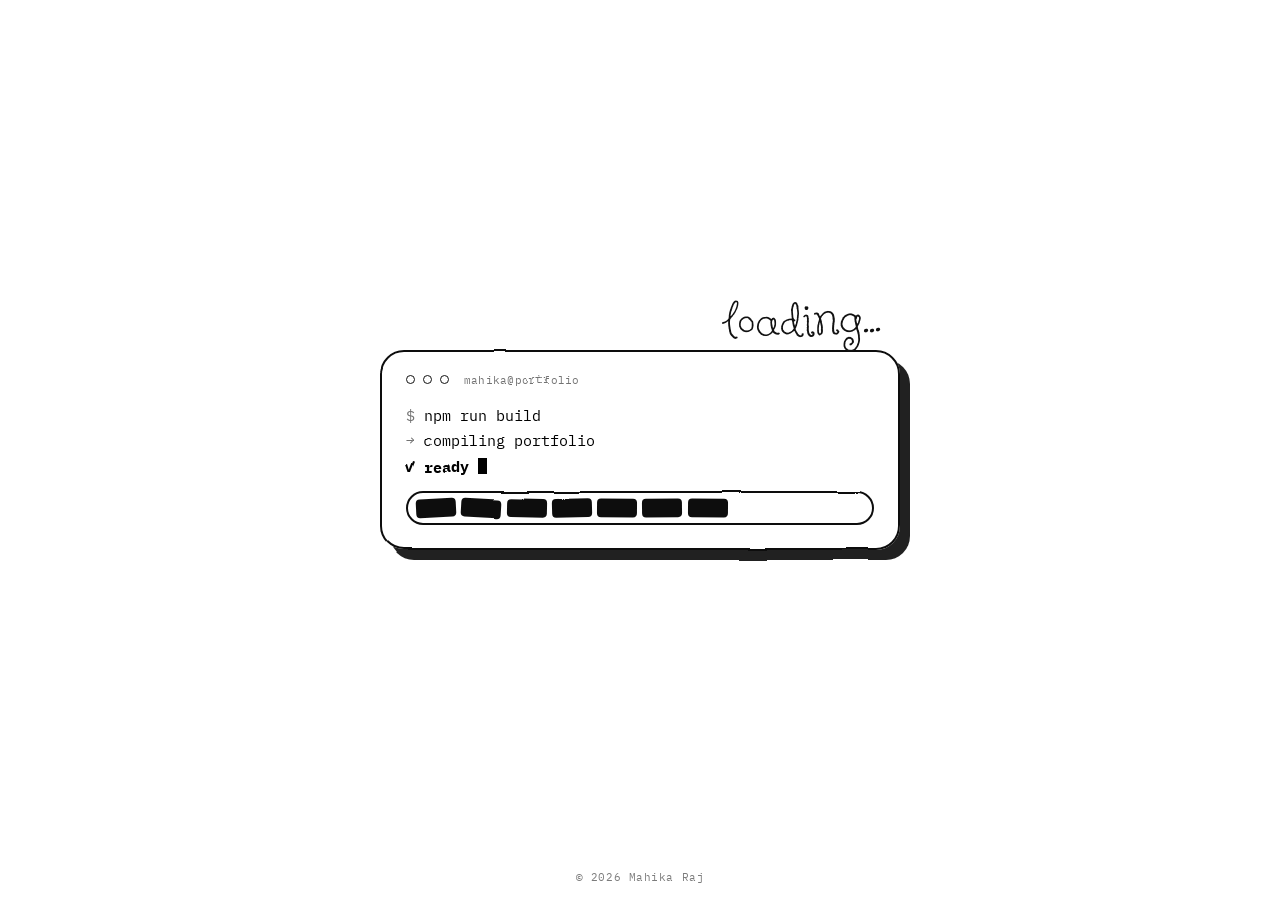
<file: index.html>
<!DOCTYPE html>
<html lang="en">
<head>
  <meta charset="UTF-8" />
  <meta name="viewport" content="width=device-width, initial-scale=1.0" />
  <title>Mahika Raj</title>
  <meta name="description" content="Mahika Raj is an AI/ML researcher and Computer Science student at Georgia Tech. Research in generative audio, grounded retrieval, and clinical time series." />
  <link rel="canonical" href="https://mahikaraj.com/" />

  <meta property="og:type" content="website" />
  <meta property="og:site_name" content="Mahika Raj" />
  <meta property="og:title" content="Mahika Raj" />
  <meta property="og:description" content="AI/ML researcher and Computer Science student at Georgia Tech." />
  <meta property="og:url" content="https://mahikaraj.com/" />
  <meta property="og:image" content="https://mahikaraj.com/assets/og-card.png" />
  <meta name="twitter:card" content="summary_large_image" />

  <link rel="icon" href="assets/favicon.svg" type="image/svg+xml" />
  <link rel="alternate icon" href="assets/favicon.ico" />

  <link rel="preconnect" href="https://fonts.googleapis.com" />
  <link rel="preconnect" href="https://fonts.gstatic.com" crossorigin />
  <link href="https://fonts.googleapis.com/css2?family=Butterfly+Kids&family=IBM+Plex+Mono:wght@400;500;600;700&display=swap" rel="stylesheet" />

  <!-- Shared chrome first, so the page's own rules below always win. -->
  <link rel="stylesheet" href="assets/site.css" />

  <style>
    :root {
      --bg:        #ffffff;
      --ink:       #111111;
      --home-bg:   #0e0e0e;
      --home-text: #ffffff;
      --hand: "Butterfly Kids", cursive;
      --mono: "IBM Plex Mono", ui-monospace, SFMono-Regular, Menlo, Monaco, Consolas, monospace;
      --panel-w: clamp(340px, 50vw, 520px);
      --name-size: clamp(48px, 12vw, 110px);
      --soft-ease: cubic-bezier(.25, .8, .25, 1);

      /* Home runs periwinkle. --accent-rgb tints the constellation lines. */
      --accent:      #b0a8e6;
      --accent-rgb:  176, 168, 230;
      --accent-deep: #8f85d6;
    }

    html, body { height: 100%; background: var(--home-bg); overflow: hidden; }

    .reveal-wrap {
      position: fixed;
      inset: 0;
      z-index: 20;
      pointer-events: none;
      overflow: hidden;
      background: transparent;
    }

    #home {
      position: absolute;
      inset: 0;
      z-index: 1;
      background: var(--home-bg);
      opacity: 0;
      transition: opacity 720ms cubic-bezier(.16,1,.3,1);
    }
    #home.settled { opacity: 1; }
    #stars { position:absolute; inset:0; z-index:1; pointer-events:none; opacity:0; transition: opacity 1300ms ease; }
    #stars.lit { opacity:1; }

    #codeScreen {
      position: absolute;
      inset: 0;
      z-index: 2;
      display: none;
      align-items: center;
      justify-content: center;
      background: var(--bg);
      color: var(--ink);
      font-family: var(--mono);
      transition:
        background-color 2300ms cubic-bezier(.16, 1, .3, 1),
        color 2300ms cubic-bezier(.16, 1, .3, 1),
        opacity 1200ms ease;
    }
    #codeScreen.dark {
      background: var(--home-bg);
      color: var(--home-text);
    }
    #codeScreen.gone { opacity: 0; }

    /* ===================== UNIFIED LOADING + TERMINAL ===================== */
    #loader {
      position: fixed;
      inset: 0;
      z-index: 30;
      display: flex;
      align-items: center;
      justify-content: center;
      background: var(--bg);
      transition:
        opacity 720ms cubic-bezier(.16,1,.3,1),
        transform 720ms cubic-bezier(.16,1,.3,1),
        filter 720ms cubic-bezier(.16,1,.3,1);
    }
    #loader.hide {
      opacity: 0;
      transform: none;
      filter: blur(3px);
      pointer-events: none;
    }

    .stage {
      position: relative;
      width: min(var(--panel-w), calc(100vw - 42px));
      display: flex;
      align-items: center;
      justify-content: center;
    }

    .loading {
      position: absolute;
      right: clamp(10px, 2vw, 20px);
      bottom: calc(100% + 7px);
      white-space: nowrap;
      font-family: var(--hand);
      color: var(--ink);
      font-size: clamp(44px, 8.2vw, 64px);
      line-height: .86;
      transform: rotate(-2deg);
      z-index: 2;
    }

    .terminal-loader {
      width: 100%;
      min-height: 194px;
      border: 2.5px solid var(--ink);
      border-radius: 24px;
      padding: 21px 24px 23px;
      background: rgba(255,255,255,.90);
      box-shadow: 10px 10px 0 rgba(17,17,17,.92);
      filter: url(#rough);
    }

    .terminal-top {
      display: flex;
      align-items: center;
      gap: 8px;
      margin-bottom: 16px;
    }
    .dot {
      width: 9px;
      height: 9px;
      border: 1.5px solid var(--ink);
      border-radius: 999px;
      background: var(--bg);
    }
    .terminal-title {
      margin-left: 7px;
      font-family: var(--mono);
      font-size: 11px;
      letter-spacing: .02em;
      opacity: .55;
      filter: none;
    }

    .cmd-stack { min-height: 76px; }

    /* NPM text popup copied from the 9_code_jump code-line behavior. */
    .cmd-line {
      display: block;
      font-family: var(--mono);
      font-size: clamp(13px, 1.55vw, 15px);
      line-height: 1.7;
      white-space: nowrap;
      opacity: 0;
      transform: translateY(5px);
      transition:
        opacity 750ms ease,
        transform 750ms cubic-bezier(.22,1,.36,1);
    }
    .cmd-line.show {
      opacity: 1;
      transform: translateY(0);
    }
    .muted { opacity: .55; }
    .ok { font-weight: 700; }

    .bar { position: relative; width: 100%; height: 34px; margin-top: 12px; }
    .outline {
      position: absolute; inset: 0;
      border: 2.5px solid var(--ink);
      border-radius: 999px;
    }
    .inner {
      position: relative;
      z-index: 1;
      height: 100%;
      display: flex;
      align-items: center;
      padding: 0 10px;
    }
    .segs {
      flex: 1;
      height: 100%;
      display: flex;
      align-items: center;
      gap: 5px;
    }
    .seg {
      flex: 1;
      height: 18px;
      background: transparent;
      border-radius: 4px;
      transform: rotate(var(--r)) scaleY(.82);
      transform-origin: center;
      transition:
        background-color 190ms ease,
        transform 420ms cubic-bezier(.16,1,.3,1);
    }
    .seg.on {
      background: var(--ink);
      transform: rotate(var(--r)) scaleY(1.04);
    }



    /* ===================== SOFTER WHITE -> BLACK CROSSFADE ===================== */
    /* Instead of changing the whole screen color at once, a black layer fades in
       over the white code screen. This removes the flash/pop between loader and rain. */
    #codeScreen {
      isolation: isolate;
      background: var(--bg) !important;
      transition: color 1600ms cubic-bezier(.16, 1, .3, 1) !important;
    }
    #codeScreen::before {
      content: "";
      position: absolute;
      inset: 0;
      z-index: 0;
      background: var(--home-bg);
      opacity: 0;
      transition: opacity 1600ms cubic-bezier(.16, 1, .3, 1);
      pointer-events: none;
    }
    #codeScreen.dark {
      background: var(--bg) !important;
      color: var(--home-text);
    }
    #codeScreen.dark::before {
      opacity: 1;
    }
    #codeScreen > * {
      z-index: 1;
    }

    /* ===================== CODE FIELD ===================== */
    .code-lane {
      position: absolute;
      left: -44vw;
      width: 188vw;
      top: var(--y);
      display: flex;
      gap: clamp(28px, 4.7vw, 70px);
      align-items: center;
      font-family: var(--mono);
      font-size: clamp(10px, 1.2vw, 13px);
      line-height: 1;
      white-space: nowrap;
      color: rgba(17,17,17,.20);
      opacity: 0;
      transform: translate3d(var(--start-x), 0, 0);
      filter: blur(2px);
      transition:
        opacity 760ms cubic-bezier(.16, 1, .3, 1),
        color 4200ms cubic-bezier(.16, 1, .3, 1),
        filter 760ms cubic-bezier(.16, 1, .3, 1);
      animation: laneSlide var(--dur) linear var(--delay) infinite;
      will-change: transform, opacity, color;
    }
    #codeScreen.dark .code-lane { color: rgba(255,255,255,.28); }
    .code-lane.show { opacity: var(--alpha); filter: blur(0); }
    .code-lane.focus {
      opacity: .42;
      filter: blur(.65px);
      transition:
        opacity 760ms cubic-bezier(.16,1,.3,1),
        filter 760ms cubic-bezier(.16,1,.3,1);
    }
    .code-lane.fade {
      opacity: 0;
      filter: blur(4px);
      transition:
        opacity 2400ms cubic-bezier(.16, 1, .3, 1),
        filter 2400ms cubic-bezier(.16, 1, .3, 1);
    }
    .code-pill { display: inline-block; opacity: .9; }

    @keyframes laneSlide {
      from { transform: translate3d(var(--start-x), 0, 0); }
      to   { transform: translate3d(var(--end-x), 0, 0); }
    }

    /* ===================== SMOOTHER NAME COMPILE ===================== */
    .name-assembly {
      position: fixed;
      inset: 0;
      z-index: 24;
      display: flex;
      align-items: center;
      justify-content: center;
      pointer-events: none;
      opacity: 0;
      transform: none;
      filter: blur(8px);
      transition:
        opacity 780ms cubic-bezier(.16,1,.3,1),
        transform 780ms cubic-bezier(.16,1,.3,1),
        filter 780ms cubic-bezier(.16,1,.3,1);
    }
    .name-assembly.show {
      opacity: 1;
      transform: none;
      filter: blur(0);
    }
    .name-assembly.resolve {
      opacity: 0;
      transform: none;
      filter: blur(4px);
      transition:
        opacity 720ms cubic-bezier(.16,1,.3,1),
        transform 720ms cubic-bezier(.16,1,.3,1),
        filter 720ms cubic-bezier(.16,1,.3,1);
    }

    .compile-wrap {
      position: relative;
      width: max-content;
      max-width: calc(100vw - 24px);
      padding: 0 10px;
      display: grid;
      place-items: center;
      isolation: isolate;
    }

    .source-band {
      position: absolute;
      left: 50%;
      top: 50%;
      width: min(740px, calc(100vw - 44px));
      height: clamp(60px, 8vw, 86px);
      transform: translate(-50%, -50%) scaleX(.70);
      opacity: 0;
      overflow: hidden;
      border-top: 1px solid rgba(255,255,255,.12);
      border-bottom: 1px solid rgba(255,255,255,.12);
      mask-image: linear-gradient(90deg, transparent, #000 16%, #000 84%, transparent);
      -webkit-mask-image: linear-gradient(90deg, transparent, #000 16%, #000 84%, transparent);
      transition:
        opacity 700ms cubic-bezier(.16,1,.3,1),
        transform 900ms cubic-bezier(.16,1,.3,1),
        height 900ms cubic-bezier(.16,1,.3,1);
      z-index: -1;
    }
    .source-band span {
      position: absolute;
      left: -25%;
      width: 150%;
      font-family: var(--mono);
      font-size: clamp(9px, .95vw, 12px);
      letter-spacing: .08em;
      color: rgba(255,255,255,.38);
      white-space: nowrap;
      animation: bandSlide var(--speed) linear var(--delay) infinite;
    }
    .source-band span:nth-child(1) { top: 8px;  --speed: 9600ms;  --delay: -2600ms; }
    .source-band span:nth-child(2) { top: 29px; --speed: 11600ms; --delay: -5400ms; opacity: .72; }
    .source-band span:nth-child(3) { top: 50px; --speed: 10400ms; --delay: -1200ms; opacity: .54; }

    .name-assembly.show .source-band {
      opacity: .92;
      transform: translate(-50%, -50%) scaleX(1);
      height: clamp(70px, 8.8vw, 94px);
    }
    .name-assembly.lock .source-band {
      opacity: 0;
      transform: translate(-50%, -50%) scaleX(.58);
      height: 2px;
      transition:
        opacity 720ms cubic-bezier(.16,1,.3,1),
        transform 720ms cubic-bezier(.16,1,.3,1),
        height 720ms cubic-bezier(.16,1,.3,1);
    }

    @keyframes bandSlide {
      from { transform: translateX(0); }
      to   { transform: translateX(28%); }
    }

    .compiled-name {
      position: relative;
      display: flex;
      align-items: baseline;
      justify-content: center;
      font-family: var(--hand);
      font-size: var(--name-size);
      line-height: 1;
      white-space: nowrap;
      text-shadow: none;
    }

    .glyph {
      position: relative;
      display: inline-block;
      color: rgba(255,255,255,0);
      opacity: 0;
      transform: none;
      filter: blur(10px);
      animation: none;
      will-change: opacity, filter, color;
    }
    .glyph.space { width: .28em; }

    .glyph::before {
      content: attr(data-char);
      position: absolute;
      inset: 0;
      color: transparent;
      -webkit-background-clip: text;
      background-clip: text;
      background-image:
        repeating-linear-gradient(
          0deg,
          rgba(255,255,255,.98) 0 2px,
          rgba(255,255,255,.34) 2px 4px,
          transparent 4px 7px
        ),
        repeating-linear-gradient(
          90deg,
          rgba(255,255,255,.72) 0 8px,
          rgba(255,255,255,.22) 8px 13px,
          transparent 13px 18px
        );
      background-size: 100% 15px, 260px 100%;
      background-position: 0 0, 0 0;
      clip-path: inset(100% 0 0 0);
      opacity: .94;
      filter: none;
      animation: codeTexture 900ms linear infinite;
      pointer-events: none;
    }

    .glyph::after {
      content: attr(data-char);
      position: absolute;
      inset: 0;
      color: rgba(255,255,255,.98);
      opacity: 0;
      transform: none;
      filter: blur(4px);
      pointer-events: none;
    }

    .name-assembly.show .glyph {
      animation: glyphRise 1280ms cubic-bezier(.16,1,.3,1) forwards;
      animation-delay: calc(70ms * var(--i));
    }
    .name-assembly.show .glyph::before {
      animation:
        codeTexture 900ms linear infinite,
        glyphCodeReveal 1180ms cubic-bezier(.16,1,.3,1) forwards;
      animation-delay: 0ms, calc(70ms * var(--i));
    }
    .name-assembly.lock .glyph::before {
      opacity: 0;
      clip-path: inset(0 0 0 0);
      transition: opacity 740ms cubic-bezier(.16,1,.3,1);
    }
    .name-assembly.lock .glyph::after {
      opacity: 1;
      transform: none;
      filter: blur(0);
      transition:
        opacity 800ms cubic-bezier(.16,1,.3,1),
        filter 800ms cubic-bezier(.16,1,.3,1);
    }

    .compile-sweep {
      position: absolute;
      left: -6%;
      right: -6%;
      top: 50%;
      height: 2px;
      transform: translateY(-50%) scaleX(0);
      transform-origin: left center;
      background: linear-gradient(90deg, transparent, rgba(255,255,255,.62), transparent);
      opacity: 0;
      filter: blur(.2px);
      z-index: 2;
    }
    .name-assembly.show .compile-sweep {
      animation: sweepLine 1500ms cubic-bezier(.16,1,.3,1) 260ms forwards;
    }

    @keyframes glyphRise {
      0%   { opacity: 0; transform: scale(.965); filter: blur(10px); color: rgba(255,255,255,0); }
      45%  { opacity: .86; filter: blur(3px); }
      100% { opacity: 1; transform: translateY(0) scale(1); filter: blur(0); color: rgba(255,255,255,.08); }
    }
    @keyframes glyphCodeReveal {
      0%   { clip-path: inset(100% 0 0 0); opacity: 0; }
      22%  { opacity: 1; }
      100% { clip-path: inset(0 0 0 0); opacity: .94; }
    }
    @keyframes codeTexture {
      from { background-position: 0 0, 0 0; }
      to   { background-position: 0 15px, 260px 0; }
    }
    @keyframes sweepLine {
      0%   { transform: translateY(-50%) scaleX(0); opacity: 0; }
      18%  { opacity: 1; }
      72%  { opacity: .85; }
      100% { transform: translateY(-50%) scaleX(1); opacity: 0; }
    }



    /* ===================== ULTRA SMOOTH NAME REVEAL OVERRIDES ===================== */
    #home {
      transition: opacity 850ms var(--soft-ease);
    }

    #codeScreen {
      transition:
        background-color 2300ms var(--soft-ease),
        color 2300ms var(--soft-ease);
    }

    #loader {
      transition:
        opacity 650ms var(--soft-ease),
        filter 650ms var(--soft-ease);
    }
    #loader.hide {
      transform: none;
      filter: blur(2px);
    }

    .code-lane {
      transition:
        opacity 760ms var(--soft-ease),
        color 4200ms var(--soft-ease),
        filter 760ms var(--soft-ease);
    }
    .code-lane.focus {
      opacity: .36;
      filter: blur(.45px);
      transition:
        opacity 850ms var(--soft-ease),
        filter 850ms var(--soft-ease);
    }
    .code-lane.fade {
      opacity: 0;
      filter: blur(3px);
      transition:
        opacity 2400ms var(--soft-ease),
        filter 2400ms var(--soft-ease);
    }

    .name-assembly {
      filter: blur(7px);
      transition:
        opacity 800ms var(--soft-ease),
        filter 800ms var(--soft-ease);
    }
    .name-assembly.resolve {
      filter: blur(3px);
      transition:
        opacity 760ms var(--soft-ease),
        filter 760ms var(--soft-ease);
    }
    .name-assembly.lock .source-band {
      opacity: 0;
      transform: translate(-50%, -50%) scaleX(.88);
      height: 2px;
      transition:
        opacity 760ms var(--soft-ease),
        transform 760ms var(--soft-ease),
        height 760ms var(--soft-ease);
    }

    .smooth-name {
      position: relative;
      display: grid;
      transform: none !important;
      scale: 1 !important;
      place-items: center;
      font-family: var(--hand);
      font-size: var(--name-size);
      line-height: 1;
      white-space: nowrap;
      text-shadow: none;
      isolation: isolate;
    }

    .smooth-name-layer,
    .smooth-name-layer::before {
      grid-area: 1 / 1;
      display: block;
      white-space: nowrap;
    }

    .name-ghost {
      color: rgba(255,255,255,.10);
      -webkit-text-stroke: .45px rgba(255,255,255,.18);
      opacity: 0;
      filter: blur(10px);
      transition:
        opacity 850ms var(--soft-ease),
        filter 850ms var(--soft-ease);
    }

    .name-code-fill,
    .name-final-fill,
    .name-sheen {
      color: transparent;
    }

    .name-code-fill::before,
    .name-final-fill::before,
    .name-sheen::before {
      content: attr(data-text);
    }

    .name-code-fill::before {
      color: transparent;
      -webkit-background-clip: text;
      background-clip: text;
      background-image:
        repeating-linear-gradient(
          0deg,
          rgba(255,255,255,.98) 0 2px,
          rgba(255,255,255,.42) 2px 4px,
          transparent 4px 8px
        ),
        repeating-linear-gradient(
          90deg,
          rgba(255,255,255,.78) 0 9px,
          rgba(255,255,255,.24) 9px 15px,
          transparent 15px 21px
        );
      background-size: 100% 18px, 280px 100%;
      background-position: 0 0, 0 0;
      opacity: 0;
      filter: blur(4px);
      clip-path: inset(0 100% 0 0);
      animation: codeTextureSmooth 1200ms linear infinite;
      transition:
        clip-path 1050ms var(--soft-ease),
        opacity 850ms var(--soft-ease),
        filter 760ms var(--soft-ease);
    }

    .name-final-fill::before {
      color: rgba(255,255,255,.98);
      opacity: 0;
      filter: blur(4px);
      text-shadow: none;
      transition:
        opacity 780ms var(--soft-ease),
        filter 780ms var(--soft-ease);
    }

    .name-sheen::before {
      display: none;
      opacity: 0;
      animation: none;
      filter: none;
    }

    .name-assembly.show .name-ghost {
      opacity: .22;
      filter: blur(0);
    }
    .name-assembly.show .name-code-fill::before {
      opacity: .92;
      filter: blur(0);
      clip-path: inset(0 0 0 0);
    }
    .name-assembly.show .name-sheen::before {
      animation: none;
      opacity: 0;
    }
    .name-assembly.lock .name-code-fill::before {
      opacity: 0;
      filter: blur(3px);
      transition:
        opacity 650ms var(--soft-ease),
        filter 650ms var(--soft-ease);
    }
    .name-assembly.lock .name-final-fill::before {
      opacity: 1;
      filter: blur(0);
    }

    .home-content {
      filter: blur(8px);
      transition:
        opacity 850ms var(--soft-ease),
        filter 850ms var(--soft-ease);
    }
    .home-sub {
      transition:
        opacity 1350ms var(--soft-ease) 520ms;
    }

    @keyframes codeTextureSmooth {
      from { background-position: 0 0, 0 0; }
      to   { background-position: 0 18px, 280px 0; }
    }

    @keyframes softSheen {
      0%   { background-position: 130% 0; opacity: 0; }
      22%  { opacity: .78; }
      82%  { opacity: .68; }
      100% { background-position: -30% 0; opacity: 0; }
    }

    /* ===================== FINAL HOME ===================== */
    .home-content {
      position: fixed;
      inset: 0;
      z-index: 23;
      text-align: center;
      color: var(--home-text);
      opacity: 0;
      transform: none;
      filter: blur(6px);
      transition:
        opacity 850ms var(--soft-ease),
        filter 850ms var(--soft-ease);
      pointer-events: none;
    }
    .home-content.show {
      opacity: 1;
      transform: none;
      filter: blur(0);
      pointer-events: auto;
    }
    .home-name {
      position: absolute;
      transform-origin: center center;
      scale: 1 !important;
      left: 50%;
      top: 50%;
      transform: translate(-50%, -50%);
      width: max-content;
      max-width: calc(100vw - 24px);
      font-family: var(--hand);
      font-size: var(--name-size);
      line-height: 1;
      text-shadow: none;
    }
    .home-sub  {
      position: absolute;
      left: 50%;
      top: calc(50% + clamp(54px, 9.2vw, 96px));
      transform: translateX(-50%);
      width: max-content;
      max-width: calc(100vw - 24px);
      font-family: var(--hand);
      font-size: clamp(20px, 4.5vw, 30px);
      opacity: 0;
      margin-top: 0;
      transition:
        opacity 650ms var(--soft-ease) 180ms;
    }
    .home-content.show .home-sub {
      opacity: .7;
      transform: translateX(-50%);
    }

    .code-caret {
      display: inline-block;
      width: .62em;
      height: 1.05em;
      background: currentColor;
      transform: translateY(2px);
      animation: caretBlink .8s steps(1) infinite;
    }
    @keyframes caretBlink { 50% { opacity: 0; } }



    /* ===================== HARD LOCK: MAHIKA RAJ NEVER MOVES ===================== */
    .name-assembly,
    .name-assembly.show,
    .name-assembly.lock,
    .name-assembly.resolve {
      position: fixed !important;
      inset: 0 !important;
      display: block !important;
      align-items: unset !important;
      justify-content: unset !important;
      transform: none !important;
      scale: 1 !important;
      translate: none !important;
      rotate: none !important;
      filter: none !important;
      pointer-events: none !important;
      transition: opacity 420ms var(--soft-ease) !important;
    }

    .name-assembly { opacity: 0 !important; }
    .name-assembly.show { opacity: 1 !important; }
    .name-assembly.resolve { opacity: 0 !important; }

    .compile-wrap {
      position: fixed !important;
      left: 50% !important;
      top: 50% !important;
      width: max-content !important;
      max-width: calc(100vw - 24px) !important;
      padding: 0 !important;
      margin: 0 !important;
      display: grid !important;
      place-items: center !important;
      transform: translate3d(-50%, -50%, 0) !important;
      transform-origin: 50% 50% !important;
      scale: 1 !important;
      translate: none !important;
      rotate: none !important;
      filter: none !important;
    }

    .smooth-name,
    .smooth-name-layer,
    .smooth-name-layer::before,
    .home-name {
      font-family: var(--hand) !important;
      font-size: var(--name-size) !important;
      line-height: 1 !important;
      letter-spacing: 0 !important;
      white-space: nowrap !important;
      max-width: calc(100vw - 24px) !important;
      margin: 0 !important;
      padding: 0 !important;
      transform-origin: 50% 50% !important;
      scale: 1 !important;
      translate: none !important;
      rotate: none !important;
      filter: none !important;
      text-shadow: none !important;
      -webkit-text-stroke: 0 !important;
      animation-timing-function: linear !important;
    }

    .smooth-name,
    .smooth-name-layer,
    .smooth-name-layer::before {
      transform: none !important;
    }

    .home-content,
    .home-content.show {
      transform: none !important;
      scale: 1 !important;
      translate: none !important;
      rotate: none !important;
      transition: opacity 420ms var(--soft-ease) !important;
      filter: none !important;
    }

    .home-name {
      position: fixed !important;
      left: 50% !important;
      top: 50% !important;
      width: max-content !important;
      transform: translate3d(-50%, -50%, 0) !important;
    }

    .name-ghost,
    .name-sheen,
    .name-sheen::before {
      display: none !important;
      opacity: 0 !important;
      animation: none !important;
      filter: none !important;
      text-shadow: none !important;
    }

    .name-code-fill::before,
    .name-final-fill::before {
      filter: none !important;
      text-shadow: none !important;
      -webkit-text-stroke: 0 !important;
      transform: none !important;
      scale: 1 !important;
      translate: none !important;
      rotate: none !important;
    }

    @keyframes glyphRise {
      0%   { opacity: 0; transform: none; filter: none; color: rgba(255,255,255,0); }
      45%  { opacity: .86; transform: none; filter: none; }
      100% { opacity: 1; transform: none; filter: none; color: rgba(255,255,255,.08); }
    }

    @media (max-width: 480px) {
      .terminal-loader { min-height: 184px; padding: 19px 20px 21px; border-radius: 22px; }
      .loading { right: 12px; }
      .cmd-line { font-size: 12px; }
      .terminal-title { font-size: 10px; }
    }

    @media (prefers-reduced-motion: reduce) {
      #loader, #home, .home-content, .cmd-line, .code-lane, .name-assembly, .source-band, .glyph, .glyph::before, .glyph::after, .compile-sweep {
        transition: none !important;
        animation: none !important;
      }
    }
  

    /* ===================== SUBTITLE FIX: NO PERCEIVED NAME GROWTH ===================== */
    /* The title and subtitle are now separate fixed layers. The subtitle can fade in,
       but it cannot push, resize, thicken, or re-center Mahika Raj. */
    .home-content,
    .home-content.show {
      position: fixed !important;
      inset: 0 !important;
      opacity: 1 !important;
      transform: none !important;
      scale: 1 !important;
      translate: none !important;
      rotate: none !important;
      filter: none !important;
      transition: none !important;
    }

    .home-name {
      position: fixed !important;
      left: 50% !important;
      top: 50% !important;
      transform: translate3d(-50%, -50%, 0) !important;
      transform-origin: 50% 50% !important;
      scale: 1 !important;
      translate: none !important;
      rotate: none !important;
      opacity: 0 !important;
      transition: none !important;
      font-size: var(--name-size) !important;
      line-height: 1 !important;
      margin: 0 !important;
      padding: 0 !important;
      text-shadow: none !important;
      filter: none !important;
    }

    .home-content.show .home-name {
      opacity: 1 !important;
    }

    .home-sub,
    .home-content.show .home-sub {
      position: fixed !important;
      left: 50% !important;
      top: calc(50% + clamp(62px, 9.8vw, 104px)) !important;
      transform: translate3d(-50%, 0, 0) !important;
      transform-origin: 50% 0 !important;
      scale: 1 !important;
      translate: none !important;
      rotate: none !important;
      width: max-content !important;
      max-width: calc(100vw - 24px) !important;
      margin: 0 !important;
      padding: 0 !important;
      line-height: 1 !important;
      text-shadow: none !important;
      filter: none !important;
    }

    .home-sub {
      opacity: 0 !important;
      transition: opacity 480ms var(--soft-ease) !important;
    }

    .home-content.show .home-sub {
      opacity: .7 !important;
    }

    /* Avoid the exact moment where two Mahika Raj layers overlap and look thicker/bigger. */
    .name-assembly.resolve {
      opacity: 0 !important;
      transition: none !important;
    }


    /* ===================== REMOVE RAIN -> NAME TRANSITION ===================== */
    /* No temporary name assembly is shown. The code rain fades out, then the final
       fixed Mahika Raj title appears without emerging, compiling, glowing, or scaling. */
    .name-assembly,
    .compile-wrap,
    .source-band,
    .smooth-name {
      display: none !important;
      opacity: 0 !important;
      animation: none !important;
      transition: none !important;
    }



    /* ===================== EXACT CODE_JUMP FINAL HOME POSITIONING ===================== */
    /* Copied to match index_9_code_transition_code_jump(2).html positioning exactly:
       centered flex column, normal document flow between title and subtitle. */
    .home-content {
      position: fixed !important;
      inset: 0 !important;
      z-index: 21 !important;
      display: flex !important;
      flex-direction: column !important;
      align-items: center !important;
      justify-content: center !important;
      text-align: center !important;
      color: var(--home-text) !important;
      opacity: 0 !important;
      transform: none !important;
      transition: opacity 520ms var(--soft-ease) !important;
      pointer-events: none !important;
      filter: none !important;
      scale: 1 !important;
      translate: none !important;
      rotate: none !important;
    }

    .home-content.show {
      opacity: 1 !important;
      transform: none !important;
      pointer-events: auto !important;
      filter: none !important;
      scale: 1 !important;
      translate: none !important;
      rotate: none !important;
    }

    .home-name {
      position: static !important;
      left: auto !important;
      top: auto !important;
      width: auto !important;
      max-width: none !important;
      transform: none !important;
      transform-origin: initial !important;
      scale: 1 !important;
      translate: none !important;
      rotate: none !important;
      opacity: 1 !important;
      margin: 0 !important;
      padding: 0 !important;
      font-family: var(--hand) !important;
      font-size: clamp(48px, 12vw, 110px) !important;
      line-height: 1 !important;
      text-shadow: none !important;
      filter: none !important;
      -webkit-text-stroke: 0 !important;
    }

    .home-content.show .home-name {
      opacity: 1 !important;
      transform: none !important;
    }

    .home-sub {
      position: static !important;
      left: auto !important;
      top: auto !important;
      width: auto !important;
      max-width: none !important;
      transform: none !important;
      transform-origin: initial !important;
      scale: 1 !important;
      translate: none !important;
      rotate: none !important;
      font-family: var(--hand) !important;
      font-size: clamp(20px, 4.5vw, 30px) !important;
      opacity: 0.7 !important;
      margin-top: 10px !important;
      padding: 0 !important;
      text-shadow: none !important;
      filter: none !important;
      transition: none !important;
    }

    .home-content.show .home-sub {
      position: static !important;
      opacity: 0.7 !important;
      transform: none !important;
    }


    /* ===================== CODE GATHERS INTO NAME ===================== */
    /* Re-enable the temporary code-built Mahika Raj layer, but keep it locked
       to the final title size so the final name does not grow or jump. */
    .name-assembly {
      display: block !important;
      opacity: 0 !important;
      z-index: 24 !important;
      transition: opacity 620ms var(--soft-ease) !important;
    }

    .name-assembly.show {
      display: block !important;
      opacity: 1 !important;
      transition: opacity 620ms var(--soft-ease) !important;
    }

    .name-assembly.resolve {
      display: block !important;
      opacity: 0 !important;
      transition: opacity 420ms var(--soft-ease) !important;
    }

    .compile-wrap {
      display: grid !important;
      place-items: center !important;
    }

    .source-band {
      display: block !important;
      opacity: 0 !important;
      transition:
        opacity 900ms var(--soft-ease),
        transform 1100ms var(--soft-ease),
        height 1100ms var(--soft-ease) !important;
    }

    .smooth-name {
      display: grid !important;
      place-items: center !important;
      font-size: var(--name-size) !important;
      transform: none !important;
      scale: 1 !important;
    }

    .name-code-fill,
    .name-final-fill {
      display: block !important;
      opacity: 1 !important;
    }

    .name-assembly.show .source-band {
      opacity: .88 !important;
      transform: translate(-50%, -50%) scaleX(1) !important;
      height: clamp(70px, 8.8vw, 94px) !important;
    }

    .name-assembly.lock .source-band {
      opacity: 0 !important;
      transform: translate(-50%, -50%) scaleX(.18) !important;
      height: 2px !important;
      transition:
        opacity 760ms var(--soft-ease),
        transform 760ms var(--soft-ease),
        height 760ms var(--soft-ease) !important;
    }

    .name-assembly.show .name-code-fill::before {
      opacity: .96 !important;
      filter: none !important;
      clip-path: inset(0 0 0 0) !important;
      transition:
        clip-path 1150ms var(--soft-ease),
        opacity 850ms var(--soft-ease),
        filter 760ms var(--soft-ease) !important;
    }

    .name-assembly.lock .name-code-fill::before {
      opacity: 0 !important;
      filter: none !important;
      transition: opacity 560ms var(--soft-ease) !important;
    }

    .name-assembly.lock .name-final-fill::before {
      opacity: 1 !important;
      filter: none !important;
      transition: opacity 560ms var(--soft-ease) !important;
    }

    .code-lane.gather {
      opacity: .16 !important;
      filter: blur(1.5px) !important;
      transition:
        opacity 900ms var(--soft-ease),
        filter 900ms var(--soft-ease) !important;
    }


    /* ===================== EXTRA SMOOTH HANDOFF OVERRIDES ===================== */
    #loader {
      transition:
        opacity 1050ms cubic-bezier(.16,1,.3,1),
        filter 1050ms cubic-bezier(.16,1,.3,1) !important;
    }
    #loader.hide {
      filter: blur(1.6px) !important;
    }
    .code-lane {
      transition:
        opacity 1100ms cubic-bezier(.16,1,.3,1),
        color 1600ms cubic-bezier(.16,1,.3,1),
        filter 1100ms cubic-bezier(.16,1,.3,1) !important;
    }
    #codeScreen.dark .code-lane {
      color: rgba(255,255,255,.28) !important;
    }
    .code-lane.focus {
      opacity: .38 !important;
      filter: blur(.35px) !important;
      transition:
        opacity 1300ms cubic-bezier(.16,1,.3,1),
        filter 1300ms cubic-bezier(.16,1,.3,1),
        color 1600ms cubic-bezier(.16,1,.3,1) !important;
    }
    .code-lane.gather {
      opacity: .20 !important;
      filter: blur(1px) !important;
      transition:
        opacity 1300ms cubic-bezier(.16,1,.3,1),
        filter 1300ms cubic-bezier(.16,1,.3,1),
        color 1600ms cubic-bezier(.16,1,.3,1) !important;
    }
    .code-lane.fade {
      opacity: 0 !important;
      filter: blur(3.4px) !important;
      transition:
        opacity 1650ms cubic-bezier(.16,1,.3,1),
        filter 1650ms cubic-bezier(.16,1,.3,1) !important;
    }
    .name-assembly,
    .name-assembly.show,
    .name-assembly.resolve {
      transition: opacity 850ms cubic-bezier(.16,1,.3,1) !important;
    }
    .name-assembly.lock .source-band {
      transition:
        opacity 1150ms cubic-bezier(.16,1,.3,1),
        transform 1150ms cubic-bezier(.16,1,.3,1),
        height 1150ms cubic-bezier(.16,1,.3,1) !important;
    }
    .name-assembly.lock .name-code-fill::before,
    .name-assembly.lock .name-final-fill::before {
      transition:
        opacity 900ms cubic-bezier(.16,1,.3,1),
        filter 900ms cubic-bezier(.16,1,.3,1) !important;
    }
    .home-content {
      transition: opacity 850ms cubic-bezier(.16,1,.3,1) !important;
    }

    /* ===================== BRIGHT WHITE CODE AT START ===================== */
    /* The background timing stays the same. This only keeps the code text itself
       brighter/whiter at the beginning, then lets it settle back to softer rain. */
    #codeScreen.dark .code-lane.bright-code {
      color: rgba(255,255,255,.82) !important;
      opacity: .72 !important;
      filter: blur(0) !important;
      transition:
        opacity 1250ms cubic-bezier(.16,1,.3,1),
        color 1250ms cubic-bezier(.16,1,.3,1),
        filter 1250ms cubic-bezier(.16,1,.3,1) !important;
    }

    #codeScreen.dark .code-lane.bright-code.focus {
      color: rgba(255,255,255,.72) !important;
      opacity: .56 !important;
      filter: blur(.15px) !important;
    }

    #codeScreen.dark .code-lane.bright-code.gather {
      color: rgba(255,255,255,.68) !important;
      opacity: .44 !important;
      filter: blur(.45px) !important;
    }

    /* ===================== DELAY SUBTITLE AFTER MAHIKA RAJ ===================== */
    .home-content .home-sub {
      opacity: 0 !important;
      transition: opacity 650ms cubic-bezier(.16,1,.3,1) 700ms !important;
    }

    .home-content.show .home-sub {
      opacity: .7 !important;
    }

    /* ===================== SUBTITLE SLIGHTLY LOWER ===================== */
    .home-sub,
    .home-content.show .home-sub {
      margin-top: 18px !important;
    }

    /* ===================== CENTER TITLE + SUBTITLE AS ONE GROUP ===================== */
    /* The name and subtitle are centered together as a single visual block.
       Mahika Raj is no longer the only thing visually centered by itself. */
    .home-content,
    .home-content.show {
      display: flex !important;
      flex-direction: column !important;
      align-items: center !important;
      justify-content: center !important;
      gap: 18px !important;
    }

    .home-name,
    .home-content.show .home-name {
      position: static !important;
      transform: none !important;
      margin: 0 !important;
    }

    .home-sub,
    .home-content.show .home-sub {
      position: static !important;
      transform: none !important;
      margin: 0 !important;
    }

    /* The nav, wordmark, cursor and star canvas styles now live in
       assets/site.css. Only the footer differs here: on the home page it
       starts dark against the white loader and warms to white once the
       code screen goes black. */
    .site-footer {
      color: rgba(17,17,17,.55);
      transition: color 1s ease;
    }
    .site-footer.lit { color: rgba(255,255,255,.45); }
  </style>
<script defer src="https://cloud.umami.is/script.js" data-website-id="bcd0b75a-8c47-4bd3-948d-0540a5566964"></script></head>

<body>

  <svg width="0" height="0" style="position:absolute" aria-hidden="true">
    <!-- hand-drawn wobble for the loader bar -->
    <filter id="rough">
      <feTurbulence type="fractalNoise" baseFrequency="0.012 0.018" numOctaves="2" seed="7" result="n" />
      <feDisplacementMap in="SourceGraphic" in2="n" scale="2.4" xChannelSelector="R" yChannelSelector="G" />
    </filter>
  </svg>

  <div class="reveal-wrap">
    <div id="home"></div>
    <!-- data-manual-lit: the intro sequence below fades this in on its own
         schedule, once the code rain has cleared. -->
    <canvas id="stars" aria-hidden="true" data-manual-lit></canvas>
    <div id="codeScreen" aria-hidden="true"></div>
  </div>

  <div class="home-content">
    <h1 class="home-name">Mahika Raj</h1>
    <p class="home-sub">AI/ML Researcher | Georgia Tech CS Student</p>
  </div>

  <nav class="site-nav" aria-label="Primary">
    <a href="about.html">About</a>
    <a href="research.html">Research</a>
    <a href="projects.html">Projects</a>
    <a href="games.html">Games</a>
    <a href="contact.html">Contact me</a>
  </nav>

  <footer class="site-footer">© 2026 Mahika Raj</footer>

  <!-- UNIFIED LOADER + NPM RUN BUILD -->
  <div id="loader">
    <div class="stage">
      <div class="loading">loading...</div>

      <div class="terminal-loader">
        <div class="terminal-top">
          <span class="dot"></span>
          <span class="dot"></span>
          <span class="dot"></span>
          <span class="terminal-title">mahika@portfolio</span>
        </div>

        <div class="cmd-stack">
          <div class="cmd-line" id="cmd1"><span class="muted">$</span> npm run build</div>
          <div class="cmd-line" id="cmd2"><span class="muted">→</span> compiling portfolio</div>
          <div class="cmd-line" id="cmd3"><span class="ok">✓ ready</span> <span class="code-caret"></span></div>
        </div>

        <div class="bar">
          <div class="outline"></div>
          <div class="inner"><div class="segs" id="segs"></div></div>
        </div>
      </div>
    </div>
  </div>

  <script>
    (function () {
      var N = 10;
      var DURATION = 1600; // balanced loader timing: npm + compiling + ready
      var segsEl = document.getElementById('segs');
      var loader = document.getElementById('loader');
      var home = document.getElementById('home');
      var codeScreen = document.getElementById('codeScreen');
      var content = document.querySelector('.home-content');
      var siteNav = document.querySelector('.site-nav');
      var reduce = window.matchMedia('(prefers-reduced-motion: reduce)').matches;

      var snippets = [
        'const site = build();',
        'render(<Home />);',
        'git push origin main',
        'npm run dev',
        'while (learning) { build(); }',
        'import projects from "./projects";',
        'return clean_code;',
        'status = "ready";',
        'fetch("/api/work")',
        'class Portfolio extends Project {}',
        'function solve() { return true; }',
        'deploy --prod'
      ];

      var bandCode = [
        'npm run build  •  const site = build();  •  render(<Home />);  •  status = "ready";  •  deploy --prod  •  ',
        'while (learning) { build(); }  •  import projects from "./projects";  •  return clean_code;  •  ',
        'git push origin main  •  function solve() { return true; }  •  fetch("/api/work")  •  '
      ];

      var segs = [];
      for (var i = 0; i < N; i++) {
        var s = document.createElement('div');
        s.className = 'seg';
        s.style.setProperty('--r', (Math.random() * 7 - 3.5).toFixed(1) + 'deg');
        segsEl.appendChild(s);
        segs.push(s);
      }

      function spawnSlidingCode() {
        var rows = 17;
        for (var row = 0; row < rows; row++) {
          var lane = document.createElement('div');
          lane.className = 'code-lane bright-code';

          var movingRight = row % 2 === 0;
          lane.style.setProperty('--y', (4 + row * 6.45 + (Math.random() * 1.1 - .55)).toFixed(2) + 'vh');
          lane.style.setProperty('--start-x', movingRight ? '-18vw' : '18vw');
          lane.style.setProperty('--end-x', movingRight ? '18vw' : '-18vw');
          lane.style.setProperty('--dur', (13200 + Math.random() * 5600).toFixed(0) + 'ms');
          lane.style.setProperty('--delay', (-Math.random() * 7600).toFixed(0) + 'ms');
          lane.style.setProperty('--alpha', (0.24 + Math.random() * 0.24).toFixed(2));

          for (var j = 0; j < 14; j++) {
            var pill = document.createElement('span');
            pill.className = 'code-pill';
            pill.textContent = snippets[(row + j) % snippets.length];
            lane.appendChild(pill);
          }

          codeScreen.appendChild(lane);
          requestAnimationFrame((function (node) {
            return function () { node.classList.add('show'); };
          })(lane));
        }
      }

      function createNameAssembly() {
        var assembly = document.createElement('div');
        assembly.className = 'name-assembly';
        assembly.id = 'nameAssembly';

        var wrap = document.createElement('div');
        wrap.className = 'compile-wrap';

        var band = document.createElement('div');
        band.className = 'source-band';
        for (var b = 0; b < bandCode.length; b++) {
          var row = document.createElement('span');
          row.textContent = bandCode[b] + bandCode[b] + bandCode[b];
          band.appendChild(row);
        }

        var name = document.createElement('div');
        name.className = 'smooth-name';

        var ghost = document.createElement('span');
        ghost.className = 'smooth-name-layer name-ghost';
        ghost.textContent = 'Mahika Raj';

        var code = document.createElement('span');
        code.className = 'smooth-name-layer name-code-fill';
        code.setAttribute('data-text', 'Mahika Raj');

        var finalName = document.createElement('span');
        finalName.className = 'smooth-name-layer name-final-fill';
        finalName.setAttribute('data-text', 'Mahika Raj');

        var sheen = document.createElement('span');
        sheen.className = 'smooth-name-layer name-sheen';
        sheen.setAttribute('data-text', 'Mahika Raj');

        name.appendChild(ghost);
        name.appendChild(code);
        name.appendChild(finalName);
        name.appendChild(sheen);

        wrap.appendChild(band);
        wrap.appendChild(name);
        assembly.appendChild(wrap);
        codeScreen.appendChild(assembly);
        return assembly;
      }

      function reveal() {
        // Balanced 3.0s npm loader; Mahika Raj appears smoothly while the
        // code is still on screen. The code then departs later and more slowly.
        codeScreen.innerHTML = '';
        codeScreen.classList.remove('dark');
        codeScreen.style.display = 'flex';

        // Smooth handoff: code starts beneath the loader first, then the black
        // screen eases in, so the white-to-black change stays soft.
        requestAnimationFrame(function () {
          spawnSlidingCode();
        });

        setTimeout(function () {
          loader.classList.add('hide');
        }, 120);

        setTimeout(function () {
          codeScreen.classList.add('dark');
          var ftd = document.querySelector('.site-footer'); if (ftd) ftd.classList.add('lit');
        }, 322);

        setTimeout(function () {
          loader.style.display = 'none';
        }, 572);

        setTimeout(function () {
          home.classList.add('settled');
        }, 1066);

        setTimeout(function () {
          var lanes = codeScreen.querySelectorAll('.code-lane');
          for (var i = 0; i < lanes.length; i++) lanes[i].classList.add('focus');
        }, 962);

        setTimeout(function () {
          var lanes = codeScreen.querySelectorAll('.code-lane');
          for (var i = 0; i < lanes.length; i++) lanes[i].classList.add('gather');
        }, 702);

        setTimeout(function () {
          var lanes = codeScreen.querySelectorAll('.code-lane');
          for (var i = 0; i < lanes.length; i++) lanes[i].classList.remove('bright-code');
        }, 1400);

        var assembly = null;
        setTimeout(function () {
          assembly = createNameAssembly();
          requestAnimationFrame(function () {
            assembly.classList.add('show');
          });
        }, 1050);

        // Bring in the final clean title about 2s earlier, while the code is still running.
        setTimeout(function () {
          content.classList.add('show');
        }, 1200);

        setTimeout(function () {
          if (siteNav) siteNav.classList.add('show');
        }, 1350);

        // Name + nav are up; lock the title but KEEP the code raining behind.
        setTimeout(function () {
          if (assembly) assembly.classList.add('lock');
        }, 1700);

        // Let the code linger behind the name, then dissolve away gradually,
        // lane by lane, into clean dark.
        setTimeout(function () {
          var lanes = codeScreen.querySelectorAll('.code-lane');
          for (var i = 0; i < lanes.length; i++) {
            (function (ln, idx) {
              setTimeout(function () { ln.classList.add('fade'); }, idx * 45);
            })(lanes[i], i);
          }
        }, 3500);

        setTimeout(function () {
          if (assembly) assembly.classList.add('resolve');
        }, 2000);

        setTimeout(function () {
          var st = document.getElementById('stars'); if (st) st.classList.add('lit');
          codeScreen.classList.add('gone');
        }, 5500);

        setTimeout(function () {
          codeScreen.style.display = 'none';
          codeScreen.classList.remove('dark');
          codeScreen.classList.remove('gone');
          codeScreen.innerHTML = '';
        }, 7000);
      }

      if (reduce) {
        segs.forEach(function (s) { s.classList.add('on'); });
        loader.style.display = 'none';
        home.classList.add('settled');
        content.classList.add('show');
          if (siteNav) siteNav.classList.add('show');
          var ftr = document.querySelector('.site-footer'); if (ftr) ftr.classList.add('lit');
        return;
      }

      var cmd1 = document.getElementById('cmd1');
      var cmd2 = document.getElementById('cmd2');
      var cmd3 = document.getElementById('cmd3');

      // NPM text popup timing is synced to the 3.5s loading bar.
      // Ready appears earlier now, so it holds longer before the handoff.
      setTimeout(function () { cmd1.classList.add('show'); }, 166);
      setTimeout(function () { cmd2.classList.add('show'); }, 520);
      setTimeout(function () { cmd3.classList.add('show'); }, 858);

      var start = null;
      var lastShow = -1;
      function frame(now) {
        if (start === null) start = now;
        var p = Math.min((now - start) / DURATION, 1);
        var show = p >= 1 ? N : Math.floor(p * N);
        if (show !== lastShow) {
          for (var i = 0; i < N; i++) segs[i].classList.toggle('on', i < show);
          lastShow = show;
        }
        if (p < 1) requestAnimationFrame(frame);
        else reveal();
      }
      requestAnimationFrame(frame);
    })();
  </script>
  <!-- Shared: pixel cursor, constellation field. The intro sequence above
       drives the nav and the star fade-in itself, so nav.js is not loaded. -->
  <script src="assets/cursor.js"></script>
  <script src="assets/stars.js"></script>
</body>
</html>
</file>
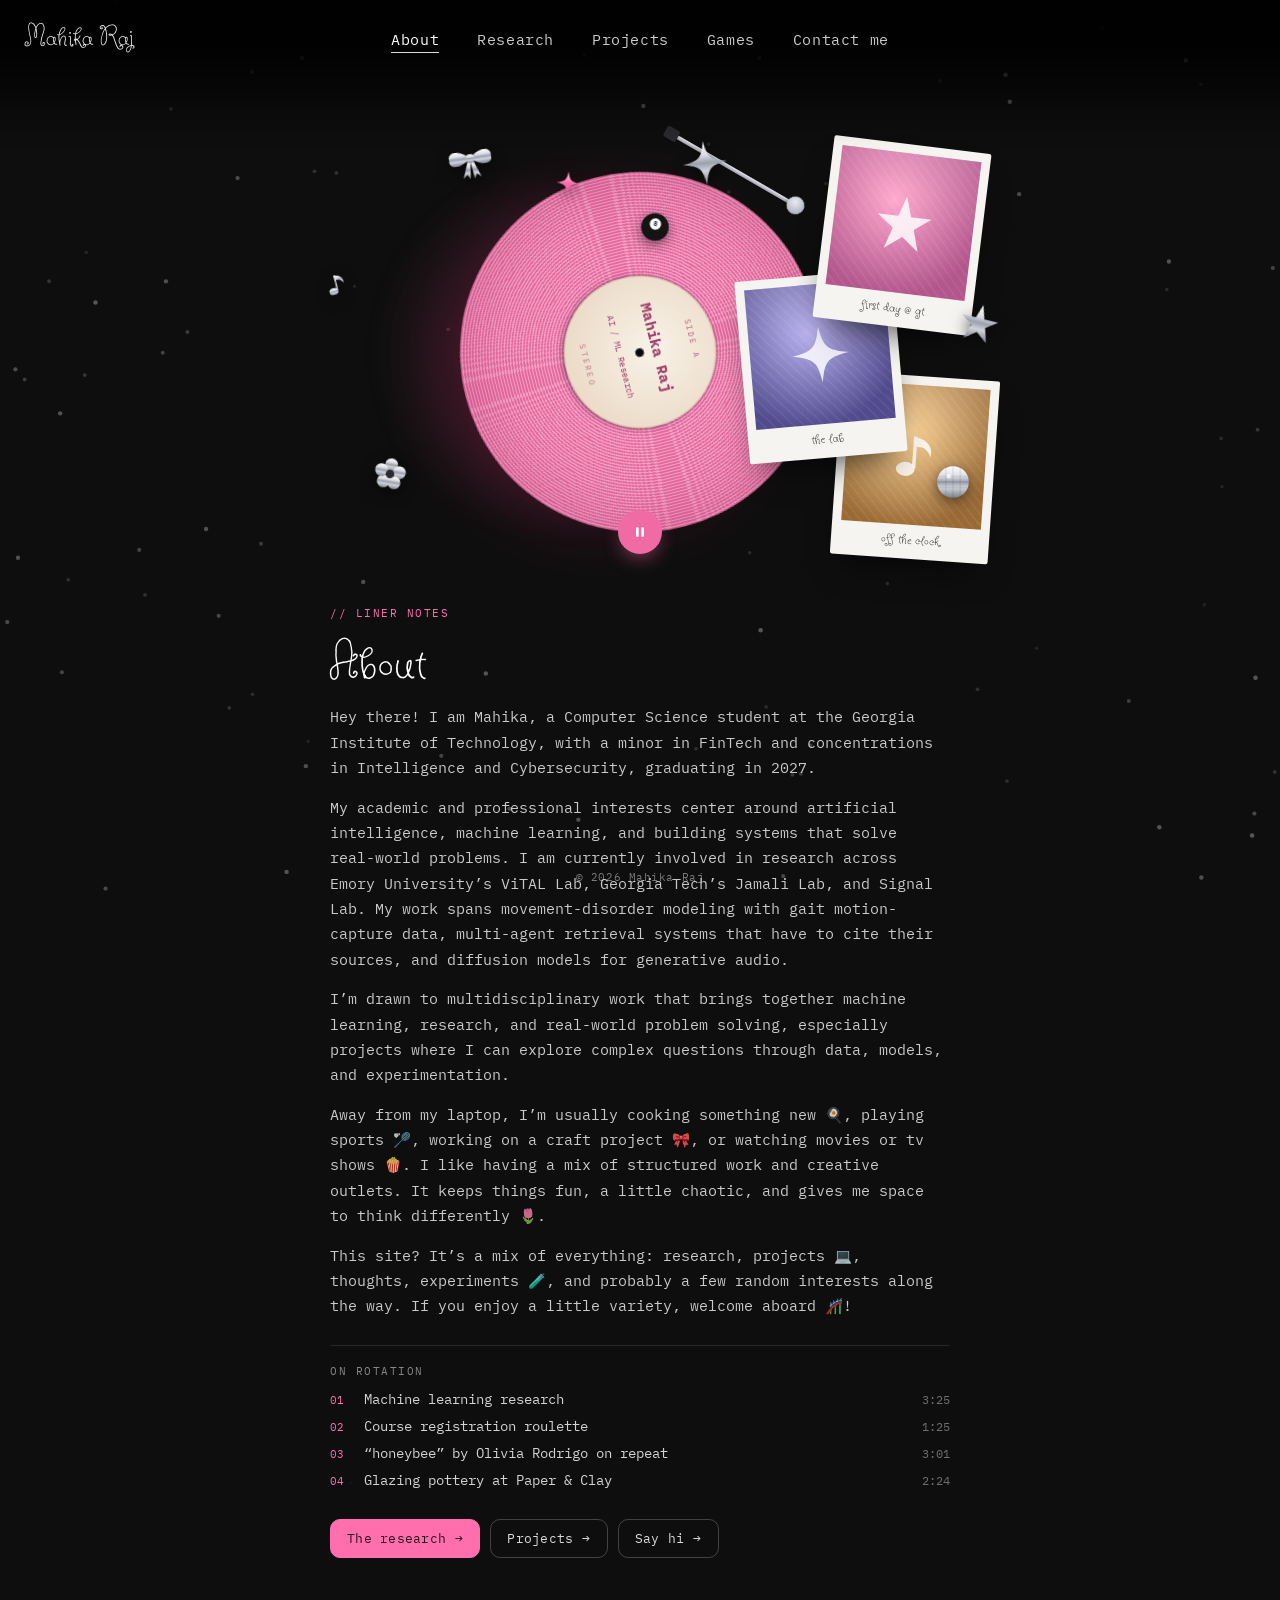
<file: about.html>
<!DOCTYPE html>
<html lang="en">
<head>
  <meta charset="UTF-8" />
  <meta name="viewport" content="width=device-width, initial-scale=1.0" />
  <title>About | Mahika Raj</title>
  <meta name="description" content="Mahika Raj is a Computer Science student at Georgia Tech working in machine learning research: generative audio, grounded retrieval, and clinical time series." />
  <link rel="canonical" href="https://mahikaraj.com/about.html" />

  <meta property="og:type" content="website" />
  <meta property="og:site_name" content="Mahika Raj" />
  <meta property="og:title" content="About | Mahika Raj" />
  <meta property="og:description" content="Computer Science at Georgia Tech, machine learning research across three labs, and a few creative outlets in between." />
  <meta property="og:url" content="https://mahikaraj.com/about.html" />
  <meta property="og:image" content="https://mahikaraj.com/assets/og-card.png" />
  <meta name="twitter:card" content="summary_large_image" />

  <link rel="icon" href="assets/favicon.svg" type="image/svg+xml" />
  <link rel="alternate icon" href="assets/favicon.ico" />

  <link rel="preconnect" href="https://fonts.googleapis.com" />
  <link rel="preconnect" href="https://fonts.gstatic.com" crossorigin />
  <link href="https://fonts.googleapis.com/css2?family=Butterfly+Kids&family=IBM+Plex+Mono:wght@400;500;600;700&display=swap" rel="stylesheet" />
  <link rel="stylesheet" href="assets/site.css" />

  <style>
    /* About runs pink. Shared chrome (nav, wordmark, footer, cursor, stars,
       tokens) lives in assets/site.css; only this page's own design is here. */
    :root {
      --accent:      #ff6fae;
      --accent-rgb:  255, 111, 174;
      --accent-deep: #d94f93;
    }

    html, body { min-height: 100%; background: var(--home-bg); }
    body { font-family: var(--mono); color: var(--ink); -webkit-font-smoothing: antialiased; }

    /* ===== about: turntable + polaroids + liner notes ===== */
    .about {
      position: relative; z-index: 5; min-height: 100vh;
      display: flex; flex-direction: column; align-items: center; justify-content: flex-start;
      padding: 172px 22px 90px;
      opacity: 0; transform: translateY(16px);
      transition: opacity .8s ease, transform .8s cubic-bezier(.16,1,.3,1);
    }
    .about.in { opacity: 1; transform: none; }

    .hero { position: relative; width: min(680px, 94vw); display: flex; justify-content: center; }

    .spotlight {
      position: absolute; left: 6%; top: 50%; width: 440px; height: 440px; transform: translateY(-50%);
      background: radial-gradient(circle, rgba(240,107,163,.2), transparent 62%);
      filter: blur(8px); pointer-events: none; z-index: 0;
    }

    .turntable { position: relative; z-index: 1; }

    .record {
      width: clamp(260px, 38vw, 360px); aspect-ratio: 1; border-radius: 50%;
      background:
        repeating-radial-gradient(circle at 50% 50%, #f6a4c8 0 1.4px, #e56a9f 1.4px 3px),
        #ef82b3;
      box-shadow: 0 36px 70px -24px rgba(120,20,60,.5), inset 0 0 70px rgba(150,40,90,.35);
      display: grid; place-items: center; position: relative;
      will-change: transform;
    }
    .record::after {
      content:""; position:absolute; inset:0; border-radius:50%;
      box-shadow: inset 0 0 0 2px rgba(255,255,255,.04), inset 0 0 22px rgba(255,255,255,.03);
      pointer-events:none;
    }

    .label {
      width: 42%; aspect-ratio: 1; border-radius: 50%;
      background: radial-gradient(circle at 50% 42%, #f8f2e8, #ead9c4 82%);
      display: grid; place-items: center; text-align: center;
      color: #a4406d; box-shadow: inset 0 0 0 1px rgba(0,0,0,.12), 0 2px 6px rgba(0,0,0,.35);
      position: relative; padding: 6px;
    }
    .label .l-top { font-family: var(--mono); font-size: 8px; letter-spacing: .22em; text-transform: uppercase; opacity:.85; }
    .label .l-name { font-family: var(--mono); font-weight: 700; font-size: clamp(12px,1.6vw,15px); letter-spacing:.01em; line-height:1.05; margin: 3px 0; }
    .label .l-role { font-family: var(--mono); font-size: 8.5px; letter-spacing:.04em; opacity:.92; }
    .label .l-stereo { font-family: var(--mono); font-size: 7.5px; letter-spacing:.3em; text-transform:uppercase; opacity:.7; margin-top: 3px; }
    .spindle { position:absolute; width: 9px; height:9px; border-radius:50%; background:#0a0a0a; box-shadow: inset 0 0 0 1px rgba(255,255,255,.25); }

    .tonearm {
      position: absolute; top: 7%; right: 6%; z-index: 3; pointer-events: none;
      width: 42%; height: 20px; transform-origin: 100% 50%; transform: rotate(30deg);
    }
    .tonearm .arm { position:absolute; right:5px; top:50%; transform:translateY(-50%); width:calc(100% - 10px); height:4px; background: linear-gradient(#e8e8ee,#9a9aa6); border-radius:3px; box-shadow:0 1px 2px rgba(0,0,0,.45); }
    .tonearm .pivot { position:absolute; right:-6px; top:50%; transform:translateY(-50%); width:18px; height:18px; border-radius:50%; background: radial-gradient(circle at 40% 35%, #eaeaf0, #9aa0ad); box-shadow:0 2px 5px rgba(0,0,0,.5); }
    .tonearm .head { position:absolute; left:-2px; top:50%; transform:translateY(-50%); width:14px; height:12px; background:#2a2a30; border-radius:2px; box-shadow:0 1px 2px rgba(0,0,0,.5); }

    .play-btn {
      position: absolute; left: 50%; bottom: -22px; transform: translateX(-50%); z-index: 4;
      width: 44px; height: 44px; border-radius: 50%; border: none;
      background: #f06ba3; color: #fff; display: grid; place-items: center;
      box-shadow: 0 8px 20px -6px rgba(240,107,163,.6);
      transition: transform .15s ease, background .18s ease;
    }
    .play-btn:hover { background: #e2588f; transform: translateX(-50%) translateY(-2px); }
    .play-btn svg { width: 16px; height: 16px; }
    .play-btn .i-play { display: none; }
    .play-btn.paused .i-pause { display: none; }
    .play-btn.paused .i-play { display: block; }

    /* ===== charms / stickers ===== */
    .charms { position: absolute; inset: -26px -12px; z-index: 6; pointer-events: none; }
    .charm { position: absolute; filter: drop-shadow(0 4px 7px rgba(0,0,0,.55)); }
    .charm.c-spark1  { width: 46px; top: -6px;  left: 56%; transform: rotate(-6deg); }
    .charm.c-star1   { width: 40px; top: 38%;  right: -1%; transform: rotate(14deg); }
    .charm.c-flower1 { width: 36px; bottom: 16%; left: 12%; transform: rotate(10deg); }
    .charm.c-eight   { width: 30px; top: 16%;  left: 50%; transform: rotate(8deg); }
    .charm.c-disco   { width: 36px; bottom: 14%; right: 3%; transform: rotate(0deg); }
    .charm.c-spark2  { width: 24px; top: 6%;   left: 38%; transform: rotate(4deg); }
    .charm.c-note    { width: 28px; top: 30%;  left: 5%;  transform: rotate(-14deg); }
    .charm.c-bow     { width: 54px; top: -15px; left: 22%; transform: rotate(-8deg); }
    @media (max-width: 820px) {
      .charm.c-spark2, .charm.c-note { display: none; }
    }

    /* ===== polaroids ===== */
    /* The photo wells are graphic cards, not empty frames waiting on a photo:
       an accent-tinted ground, a fine hatch, and one of the charms as the
       subject. Dropping a real <img> in later needs no layout change. */
    .polaroids { position: absolute; right: -2%; top: -12px; z-index: 2; width: 46%; height: 100%; }
    .polaroid {
      position: absolute; width: clamp(118px, 17vw, 158px);
      background: #f5f4f1; padding: 9px 9px 0; border-radius: 2px;
      box-shadow: 0 18px 34px -14px rgba(0,0,0,.7);
    }
    .polaroid .photo {
      width: 100%; aspect-ratio: 1; overflow: hidden;
      display: grid; place-items: center; position: relative;
      background:
        repeating-linear-gradient(48deg, rgba(255,255,255,.055) 0 2px, transparent 2px 7px),
        radial-gradient(circle at 42% 34%, var(--ph-a), var(--ph-b) 78%);
    }
    .polaroid .photo::after {
      content: ""; position: absolute; inset: 0;
      background: linear-gradient(190deg, rgba(255,255,255,.12), transparent 46%);
      pointer-events: none;
    }
    .polaroid .photo svg { width: 42%; height: 42%; opacity: .92; position: relative; z-index: 1; }
    .polaroid .photo img { width:100%; height:100%; object-fit: cover; display:block; }
    .polaroid figcaption { font-family: var(--hand); font-size: 16px; color: #2a2a2a; text-align: center; padding: 7px 4px 11px; line-height:1; }
    /* Stacked front-to-back so each card's caption sits above the one below
       it. In DOM order the later cards would cover the earlier captions. */
    .polaroid.pa { top: -16px; right: 4%; transform: rotate(7deg); z-index: 3; --ph-a: #ffa8cd; --ph-b: #b2568c; }
    .polaroid.pb { top: 32%; right: 30%; transform: rotate(-5deg); z-index: 2; --ph-a: #b9b2ef; --ph-b: #514a8c; }
    .polaroid.pc { top: 60%; right: 0%; transform: rotate(4deg); z-index: 1;  --ph-a: #ffd79a; --ph-b: #9a6a35; }

    /* ===== liner notes ===== */
    .liner { width: min(620px, 92vw); margin: 72px auto 0; }
    .liner .eyebrow { font-family: var(--mono); font-size: 11px; letter-spacing:.14em; text-transform:uppercase; color: var(--accent); margin-bottom: 12px; }
    .liner h1 { font-family: var(--hand); font-weight: 400; color:#fff; font-size: clamp(40px,8vw,56px); line-height:.95; margin-bottom: 16px; }
    .liner p { font-family: var(--mono); font-size: 14.5px; line-height: 1.75; color: rgba(255,255,255,.78); margin-bottom: 14px; }
    .liner a { color: #fff; text-decoration-color: rgba(255,111,174,.6); text-underline-offset: 3px; }
    .tracklist { margin-top: 26px; border-top: 1px solid rgba(255,255,255,.1); padding-top: 18px; }
    .tracklist .tl-head { font-family: var(--mono); font-size: 11px; letter-spacing:.14em; text-transform:uppercase; color: rgba(255,255,255,.5); margin-bottom: 12px; }
    .tracklist ol { list-style: none; counter-reset: t; display: grid; gap: 9px; }
    .tracklist li { counter-increment: t; display: flex; align-items: baseline; gap: 12px; font-family: var(--mono); font-size: 13.5px; color: rgba(255,255,255,.82); }
    .tracklist li::before { content: counter(t, decimal-leading-zero); color: var(--accent); font-size: 11px; min-width: 22px; }
    .tracklist li .dur { margin-left: auto; color: rgba(255,255,255,.4); font-size: 12px; }

    .liner-cta { margin-top: 30px; display: flex; flex-wrap: wrap; gap: 10px; }
    .liner-cta a {
      display: inline-flex; align-items: center; gap: 9px;
      font-family: var(--mono); font-size: 13px; letter-spacing: .02em; text-decoration: none;
      color: rgba(255,255,255,.85); border: 1px solid rgba(255,255,255,.22);
      border-radius: 10px; padding: 10px 16px;
      transition: color .18s ease, border-color .18s ease, transform .14s ease;
    }
    .liner-cta a:hover { color: #fff; border-color: rgba(255,255,255,.45); transform: translateY(-1px); }
    .liner-cta a.primary { color: #2a0f1c; background: var(--accent); border-color: var(--accent); }
    .liner-cta a.primary:hover { background: #ff8bbe; }
    .liner-cta .arrow { transition: transform .2s ease; }
    .liner-cta a:hover .arrow { transform: translateX(3px); }

    @media (max-width: 820px) {
      .hero { flex-direction: column; align-items: center; }
      .polaroids { position: relative; right: auto; top: auto; width: 100%; height: auto;
        display: flex; justify-content: center; flex-wrap: wrap; gap: 14px; margin-top: 56px; }
      .polaroid { position: relative; top: auto !important; right: auto !important; }
      .polaroid.pa { transform: rotate(4deg); } .polaroid.pb { transform: rotate(-4deg); } .polaroid.pc { transform: rotate(3deg); }
      .spotlight { left: 50%; transform: translate(-50%,-50%); }
    }
    @media (prefers-reduced-motion: reduce) {
      .about { transition: none; transform: none; }
      .liner-cta a, .liner-cta .arrow, .play-btn { transition: none; }
    }
  </style>
<script defer src="https://cloud.umami.is/script.js" data-website-id="bcd0b75a-8c47-4bd3-948d-0540a5566964"></script></head>

<body>

  <a class="skip-link" href="#main">Skip to content</a>
  <canvas id="stars" aria-hidden="true"></canvas>

  <a class="site-mark" href="index.html" aria-label="Mahika Raj, home"><span class="mk-full">Mahika Raj</span><span class="mk-short">MR</span></a>
  <nav class="site-nav" aria-label="Primary">
    <a href="about.html" class="active" aria-current="page">About</a>
    <a href="research.html">Research</a>
    <a href="projects.html">Projects</a>
    <a href="games.html">Games</a>
    <a href="contact.html">Contact me</a>
  </nav>

  <main class="about" id="main">
    <div class="hero">
      <div class="spotlight" aria-hidden="true"></div>

      <div class="turntable">
        <div class="record" id="record" role="img" aria-label="Vinyl record labelled Mahika Raj">
          <div class="label">
            <span class="l-top">side a</span>
            <span class="l-name">Mahika Raj</span>
            <span class="l-role">AI / ML Research</span>
            <span class="l-stereo">stereo</span>
            <span class="spindle"></span>
          </div>
        </div>
        <div class="tonearm" aria-hidden="true"><span class="arm"></span><span class="pivot"></span><span class="head"></span></div>
        <button class="play-btn" id="playBtn" type="button" aria-label="Pause record">
          <svg class="i-pause" viewBox="0 0 24 24" fill="currentColor" aria-hidden="true"><rect x="6" y="5" width="4" height="14" rx="1"></rect><rect x="14" y="5" width="4" height="14" rx="1"></rect></svg>
          <svg class="i-play" viewBox="0 0 24 24" fill="currentColor" aria-hidden="true"><path d="M8 5v14l11-7z"></path></svg>
        </button>
      </div>

      <div class="polaroids" aria-hidden="true">
        <figure class="polaroid pa">
          <div class="photo">
            <svg viewBox="0 0 100 100"><path d="M50 4 61 38 96 38 68 59 79 95 50 73 21 95 32 59 4 38 39 38Z" fill="rgba(255,255,255,.9)"/></svg>
          </div>
          <figcaption>first day @ gt</figcaption>
        </figure>
        <figure class="polaroid pb">
          <div class="photo">
            <svg viewBox="0 0 100 100"><path d="M50 2C56 38 62 44 98 50 62 56 56 62 50 98 44 62 38 56 2 50 38 44 44 38 50 2Z" fill="rgba(255,255,255,.9)"/></svg>
          </div>
          <figcaption>the lab</figcaption>
        </figure>
        <figure class="polaroid pc">
          <div class="photo">
            <svg viewBox="0 0 100 100"><g fill="rgba(255,255,255,.9)"><rect x="44" y="18" width="6" height="54"/><path d="M44 18C70 22 78 36 74 52 70 38 58 34 50 36Z"/><ellipse cx="33" cy="74" rx="16" ry="12"/></g></svg>
          </div>
          <figcaption>off the clock</figcaption>
        </figure>
      </div>

      <div class="charms" aria-hidden="true">
        <svg width="0" height="0" style="position:absolute"><defs>
          <linearGradient id="chrome" x1="0" y1="0" x2="0" y2="1">
            <stop offset="0" stop-color="#ffffff"/><stop offset=".32" stop-color="#dcdce4"/>
            <stop offset=".5" stop-color="#9aa0ad"/><stop offset=".68" stop-color="#cfd2da"/>
            <stop offset="1" stop-color="#7a808d"/>
          </linearGradient>
          <linearGradient id="cpink" x1="0" y1="0" x2="0" y2="1">
            <stop offset="0" stop-color="#ffd1e8"/><stop offset=".5" stop-color="#ff6fae"/>
            <stop offset="1" stop-color="#d94f93"/>
          </linearGradient>
        </defs></svg>

        <svg class="charm c-spark1" viewBox="0 0 100 100"><path d="M50 2C56 38 62 44 98 50 62 56 56 62 50 98 44 62 38 56 2 50 38 44 44 38 50 2Z" fill="url(#chrome)"/></svg>
        <svg class="charm c-star1" viewBox="0 0 100 100"><path d="M50 4 61 38 96 38 68 59 79 95 50 73 21 95 32 59 4 38 39 38Z" fill="url(#chrome)"/></svg>
        <svg class="charm c-flower1" viewBox="0 0 100 100"><g fill="url(#chrome)"><circle cx="50" cy="24" r="18"/><circle cx="75" cy="42" r="18"/><circle cx="65" cy="72" r="18"/><circle cx="35" cy="72" r="18"/><circle cx="25" cy="42" r="18"/></g><circle cx="50" cy="50" r="12" fill="#2a2a30"/></svg>
        <svg class="charm c-eight" viewBox="0 0 100 100"><circle cx="50" cy="50" r="46" fill="#141414"/><circle cx="50" cy="40" r="19" fill="#fff"/><text x="50" y="48" text-anchor="middle" font-size="22" font-weight="700" fill="#141414" font-family="Arial, sans-serif">8</text></svg>
        <svg class="charm c-disco" viewBox="0 0 100 100"><circle cx="50" cy="50" r="44" fill="url(#chrome)"/><g stroke="rgba(0,0,0,.22)" stroke-width="1.4" fill="none"><path d="M8 34H92M6 50H94M8 66H92"/><path d="M30 9V91M50 6V94M70 9V91"/></g><circle cx="38" cy="34" r="6" fill="rgba(255,255,255,.7)"/></svg>
        <svg class="charm c-spark2" viewBox="0 0 100 100"><path d="M50 2C56 38 62 44 98 50 62 56 56 62 50 98 44 62 38 56 2 50 38 44 44 38 50 2Z" fill="url(#cpink)"/></svg>
        <svg class="charm c-note" viewBox="0 0 100 100"><g fill="url(#chrome)"><rect x="44" y="18" width="6" height="54"/><path d="M44 18C70 22 78 36 74 52 70 38 58 34 50 36Z"/><ellipse cx="33" cy="74" rx="16" ry="12"/></g></svg>
        <svg class="charm c-bow" viewBox="0 0 100 100"><g fill="url(#chrome)"><path d="M45 55 33 87 41 80 46 89 50 57Z"/><path d="M55 55 67 87 59 80 54 89 50 57Z"/><path d="M49 50C33 32 8 33 11 50 8 67 33 68 49 50Z"/><path d="M51 50C67 32 92 33 89 50 92 67 67 68 51 50Z"/><rect x="43" y="43" width="14" height="16" rx="5"/></g></svg>
      </div>
    </div>

    <section class="liner">
      <p class="eyebrow">// liner notes</p>
      <h1>About</h1>
      <p>Hey there! I am Mahika, a Computer Science student at the Georgia Institute of Technology, with a minor in FinTech and concentrations in Intelligence and Cybersecurity, graduating in 2027.</p>
      <p>My academic and professional interests center around artificial intelligence, machine learning, and building systems that solve real-world problems. I am currently involved in research across Emory University&rsquo;s ViTAL Lab, Georgia Tech&rsquo;s Jamali Lab, and Signal Lab. My work spans movement-disorder modeling with gait motion-capture data, multi-agent retrieval systems that have to cite their sources, and diffusion models for generative audio.</p>
      <p>I&rsquo;m drawn to multidisciplinary work that brings together machine learning, research, and real-world problem solving, especially projects where I can explore complex questions through data, models, and experimentation.</p>
      <p>Away from my laptop, I&rsquo;m usually cooking something new 🍳, playing sports 🏸, working on a craft project 🎀, or watching movies or tv shows 🍿. I like having a mix of structured work and creative outlets. It keeps things fun, a little chaotic, and gives me space to think differently 🌷.</p>
      <p>This site? It&rsquo;s a mix of everything: research, projects 💻, thoughts, experiments 🧪, and probably a few random interests along the way. If you enjoy a little variety, welcome aboard 🎢!</p>

      <div class="tracklist">
        <div class="tl-head">on rotation</div>
        <ol>
          <li>Machine learning research <span class="dur">3:25</span></li>
          <li>Course registration roulette <span class="dur">1:25</span></li>
          <li>&ldquo;honeybee&rdquo; by Olivia Rodrigo on repeat <span class="dur">3:01</span></li>
          <li>Glazing pottery at Paper &amp; Clay <span class="dur">2:24</span></li>
        </ol>
      </div>

      <div class="liner-cta">
        <a class="primary" href="research.html">The research <span class="arrow">&rarr;</span></a>
        <a href="projects.html">Projects <span class="arrow">&rarr;</span></a>
        <a href="contact.html">Say hi <span class="arrow">&rarr;</span></a>
      </div>
    </section>
  </main>

  <footer class="site-footer">© 2026 Mahika Raj</footer>

  <script src="assets/cursor.js"></script>
  <script src="assets/stars.js"></script>
  <script src="assets/nav.js"></script>

  <script>
    window.addEventListener('load', function () {
      requestAnimationFrame(function () {
        var ab = document.querySelector('.about'); if (ab) ab.classList.add('in');
      });
    });

    /* The record spins on its own; the button stops and starts it. */
    (function () {
      var record = document.getElementById('record');
      var playBtn = document.getElementById('playBtn');
      if (!record) return;

      var angle = 0, spinning = true, AUTO = 1.2;
      if (window.matchMedia('(prefers-reduced-motion: reduce)').matches) {
        spinning = false;
        if (playBtn) {
          playBtn.classList.add('paused');
          playBtn.setAttribute('aria-label', 'Play record');
        }
      }

      function spin() {
        if (spinning) {
          angle += AUTO;
          record.style.transform = 'rotate(' + angle + 'deg)';
        }
        requestAnimationFrame(spin);
      }
      requestAnimationFrame(spin);

      if (playBtn) {
        playBtn.addEventListener('click', function () {
          spinning = !spinning;
          playBtn.classList.toggle('paused', !spinning);
          playBtn.setAttribute('aria-label', spinning ? 'Pause record' : 'Play record');
        });
      }
    })();
  </script>
</body>
</html>
</file>
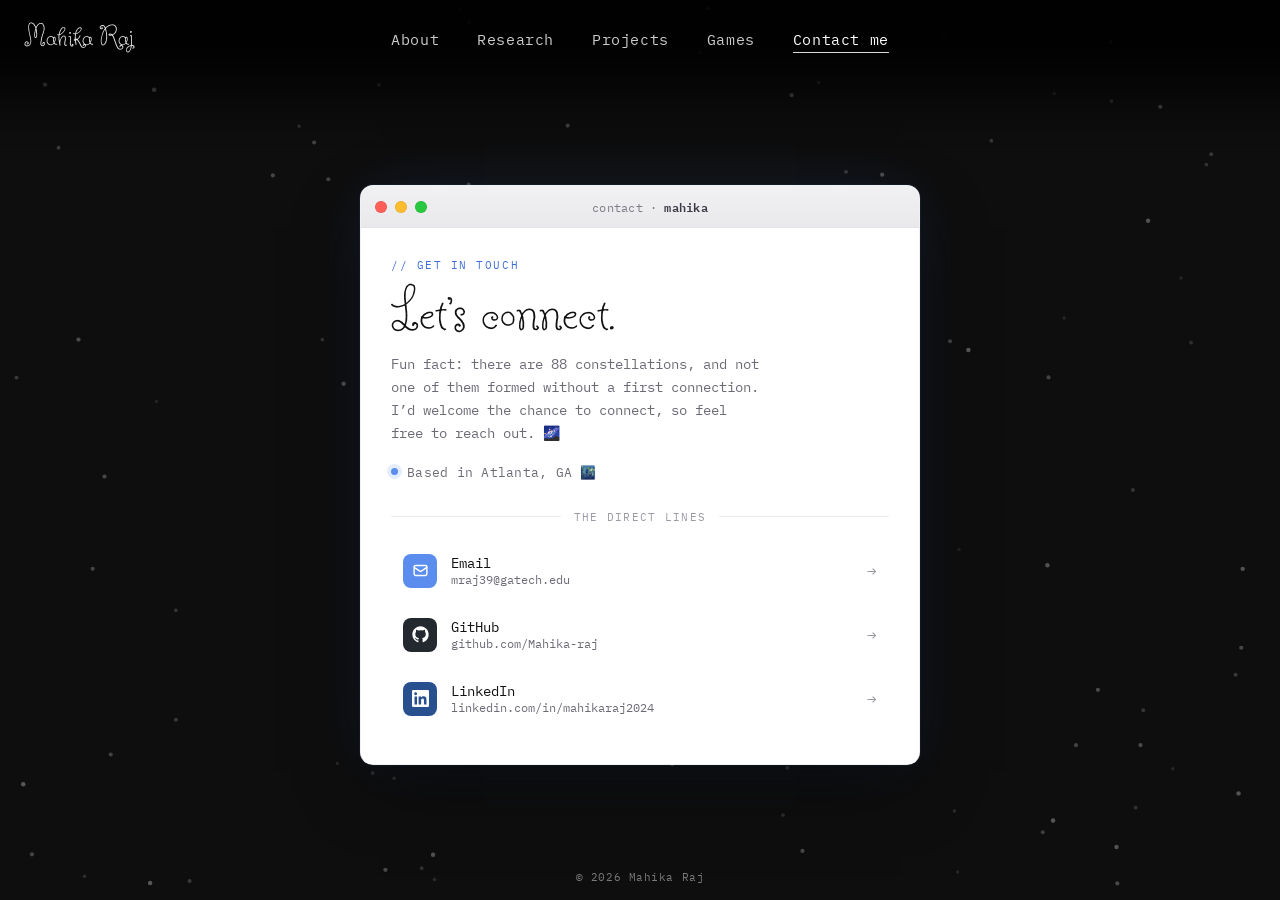
<file: contact.html>
<!DOCTYPE html>
<html lang="en">
<head>
  <meta charset="UTF-8" />
  <meta name="viewport" content="width=device-width, initial-scale=1.0" />
  <title>Contact | Mahika Raj</title>
  <meta name="description" content="Get in touch with Mahika Raj: email, GitHub, and LinkedIn." />
  <link rel="canonical" href="https://mahikaraj.com/contact.html" />

  <meta property="og:type" content="website" />
  <meta property="og:site_name" content="Mahika Raj" />
  <meta property="og:title" content="Contact | Mahika Raj" />
  <meta property="og:description" content="Email, GitHub, and LinkedIn. Based in Atlanta, GA." />
  <meta property="og:url" content="https://mahikaraj.com/contact.html" />
  <meta property="og:image" content="https://mahikaraj.com/assets/og-card.png" />
  <meta name="twitter:card" content="summary_large_image" />

  <link rel="icon" href="assets/favicon.svg" type="image/svg+xml" />
  <link rel="alternate icon" href="assets/favicon.ico" />

  <link rel="preconnect" href="https://fonts.googleapis.com" />
  <link rel="preconnect" href="https://fonts.gstatic.com" crossorigin />
  <link href="https://fonts.googleapis.com/css2?family=Butterfly+Kids&family=IBM+Plex+Mono:wght@400;500;600;700&display=swap" rel="stylesheet" />
  <link rel="stylesheet" href="assets/site.css" />

  <style>
    /* Contact runs blue. Shared chrome lives in assets/site.css. */
    :root {
      --accent:      #5b8def;
      --accent-rgb:  91, 141, 239;
      --accent-deep: #3f6fd6;
    }

    html, body { min-height: 100%; background: var(--home-bg); }
    body { font-family: var(--mono); color: var(--ink); -webkit-font-smoothing: antialiased; }

    /* ===== white macOS window ===== */
    .stage-wrap {
      position: relative; z-index: 5;
      min-height: 100vh; display: flex; align-items: center; justify-content: center;
      padding: 130px 22px 80px;
    }
    .mac {
      width: min(560px, 100%);
      background: var(--bg); border-radius: 13px; overflow: hidden;
      border: 1px solid rgba(0,0,0,.06);
      box-shadow:
        0 1px 0 rgba(255,255,255,.4) inset,
        0 24px 70px -18px rgba(0,0,0,.7),
        0 0 0 1px rgba(91,141,239,.08),
        0 0 60px -10px rgba(91,141,239,.18);
      opacity: 0; transform: translateY(16px) scale(.99);
      transition: opacity .7s ease, transform .7s cubic-bezier(.16,1,.3,1);
    }
    .mac.in { opacity: 1; transform: none; }

    .mac-bar {
      height: 42px; display: flex; align-items: center; gap: 12px; padding: 0 14px;
      background: linear-gradient(var(--mac-bar), #e9e9ec);
      border-bottom: 1px solid var(--mac-line);
    }
    .lights { display: flex; gap: 8px; align-items: center; }
    .lt {
      width: 12px; height: 12px; border-radius: 50%; display: grid; place-items: center;
      font-size: 10px; line-height: 1; color: rgba(0,0,0,.45); text-decoration: none;
      box-shadow: inset 0 0 0 .5px rgba(0,0,0,.12);
      transition: filter .15s ease;
    }
    .lt.red { background: #ff5f57; font-weight: 700; }
    .lt.yellow { background: #febc2e; } .lt.green { background: #28c840; }
    .lt.red::after { content: "\00d7"; opacity: 0; transition: opacity .15s ease; }
    .lights:hover .lt.red::after { opacity: 1; }
    .lt:hover { filter: brightness(1.07); }
    .mac-title {
      margin-left: 2px; font-size: 12px; letter-spacing: .02em; color: #7c7c86;
      flex: 1; text-align: center; padding-right: 46px;
    }
    .mac-title b { color: #3a3a44; font-weight: 600; }

    .mac-body { padding: 30px 30px 34px; }
    .eyebrow {
      font-family: var(--mono); font-size: 11px; letter-spacing: .14em; text-transform: uppercase;
      color: var(--accent-deep); margin-bottom: 12px;
    }
    .mac-h1 {
      font-family: var(--hand); font-weight: 400; line-height: .98;
      font-size: clamp(40px, 9vw, 58px); color: var(--ink); margin-bottom: 12px;
    }
    .mac-lede {
      font-family: var(--mono); font-size: 14px; line-height: 1.65; color: var(--mut);
      max-width: 46ch; margin-bottom: 14px;
    }
    .loc {
      display: inline-flex; align-items: center; gap: 9px;
      font-family: var(--mono); font-size: 12.5px; letter-spacing: .02em; color: var(--mut);
      margin-bottom: 26px;
    }
    .loc .pin {
      width: 7px; height: 7px; border-radius: 50%; background: var(--accent);
      box-shadow: 0 0 0 4px rgba(91,141,239,.16);
      animation: pulse 2.6s ease-in-out infinite;
    }
    @keyframes pulse {
      0%, 100% { box-shadow: 0 0 0 4px rgba(91,141,239,.16); }
      50%      { box-shadow: 0 0 0 7px rgba(91,141,239,.05); }
    }
    @media (prefers-reduced-motion: reduce) { .loc .pin { animation: none; } }

    /* ===== direct links ===== */
    .rule {
      display: flex; align-items: center; gap: 13px; margin: 4px 0 16px;
      font-size: 10.5px; letter-spacing: .12em; text-transform: uppercase; color: var(--faint);
    }
    .rule::before, .rule::after { content: ""; flex: 1; height: 1px; background: #ececf0; }

    .links { display: grid; gap: 2px; }
    .link-row {
      display: flex; align-items: center; gap: 14px; padding: 14px 12px; border-radius: 10px;
      text-decoration: none; color: var(--ink); transition: background .16s ease;
    }
    .link-row:hover { background: #f5f5f8; }
    .link-row .glyph {
      width: 34px; height: 34px; flex-shrink: 0; border-radius: 8px; display: grid; place-items: center;
      font-size: 12px; font-weight: 700; color: #fff;
    }
    .link-row .lr-main { flex: 1; min-width: 0; }
    .link-row .lr-label { font-size: 14px; }
    .link-row .lr-sub { font-size: 12px; color: var(--mut); overflow: hidden; text-overflow: ellipsis; white-space: nowrap; }
    .link-row .lr-arrow { color: var(--faint); transition: transform .2s ease, color .2s ease; }
    .link-row:hover .lr-arrow { transform: translateX(3px); color: var(--accent-deep); }
    @media (prefers-reduced-motion: reduce) { .link-row, .link-row .lr-arrow { transition: none; } }

    @media (max-width: 540px) {
      .stage-wrap { padding: 116px 16px 64px; }
      .mac-body { padding: 24px 20px 28px; }
    }
    @media (prefers-reduced-motion: reduce) {
      .mac { opacity: 1; transform: none; transition: none; }
    }
  </style>
<script defer src="https://cloud.umami.is/script.js" data-website-id="bcd0b75a-8c47-4bd3-948d-0540a5566964"></script></head>

<body>

  <a class="skip-link" href="#main">Skip to content</a>
  <canvas id="stars" aria-hidden="true"></canvas>

  <a class="site-mark" href="index.html" aria-label="Mahika Raj, home"><span class="mk-full">Mahika Raj</span><span class="mk-short">MR</span></a>
  <nav class="site-nav" aria-label="Primary">
    <a href="about.html">About</a>
    <a href="research.html">Research</a>
    <a href="projects.html">Projects</a>
    <a href="games.html">Games</a>
    <a href="contact.html" class="active" aria-current="page">Contact me</a>
  </nav>

  <main class="stage-wrap" id="main">
    <section class="mac" id="card">
      <header class="mac-bar">
        <span class="lights">
          <a class="lt red" href="index.html" title="Back home" aria-label="Back home"></a>
          <span class="lt yellow"></span>
          <span class="lt green"></span>
        </span>
        <span class="mac-title">contact &middot; <b>mahika</b></span>
      </header>

      <div class="mac-body">
        <p class="eyebrow">// get in touch</p>
        <h1 class="mac-h1">Let&rsquo;s connect.</h1>
        <p class="mac-lede">
          Fun fact: there are 88 constellations, and not one of them formed
          without a first connection. I&rsquo;d welcome the chance to connect, so
          feel free to reach out. 🌌
        </p>

        <div class="loc"><span class="pin" aria-hidden="true"></span>Based in Atlanta, GA 🌃</div>

        <div class="rule">the direct lines</div>

        <div class="links">
          <a class="link-row" id="emailRow" href="#" data-e="bXJhajM5QGdhdGVjaC5lZHU=" rel="nofollow">
            <span class="glyph" style="background:#5b8def;"><svg viewBox="0 0 24 24" width="17" height="17" fill="none" stroke="currentColor" stroke-width="2" stroke-linecap="round" stroke-linejoin="round" aria-hidden="true"><rect x="3" y="5" width="18" height="14" rx="2"/><path d="m3 7.5 9 6 9-6"/></svg></span>
            <span class="lr-main">
              <div class="lr-label">Email</div>
              <div class="lr-sub" id="emailSub">tap to email me &#9993;</div>
            </span>
            <span class="lr-arrow">&rarr;</span>
          </a>

          <a class="link-row" href="https://github.com/Mahika-raj" target="_blank" rel="noopener">
            <span class="glyph" style="background:#24292f;"><svg viewBox="0 0 24 24" width="17" height="17" fill="currentColor" aria-hidden="true"><path d="M12 .5C5.73.5.5 5.73.5 12c0 5.08 3.29 9.39 7.86 10.91.58.11.79-.25.79-.56 0-.27-.01-1.01-.02-1.99-3.2.7-3.88-1.54-3.88-1.54-.52-1.33-1.28-1.69-1.28-1.69-1.05-.72.08-.7.08-.7 1.16.08 1.77 1.19 1.77 1.19 1.03 1.77 2.7 1.26 3.36.96.1-.75.4-1.26.73-1.55-2.55-.29-5.23-1.28-5.23-5.69 0-1.26.45-2.29 1.19-3.1-.12-.29-.52-1.46.11-3.05 0 0 .97-.31 3.18 1.18a11.1 11.1 0 0 1 2.9-.39c.98 0 1.97.13 2.9.39 2.2-1.49 3.18-1.18 3.18-1.18.63 1.59.23 2.76.11 3.05.74.81 1.19 1.84 1.19 3.1 0 4.42-2.69 5.4-5.25 5.68.41.36.78 1.07.78 2.16 0 1.56-.01 2.82-.01 3.2 0 .31.21.68.8.56A11.51 11.51 0 0 0 23.5 12C23.5 5.73 18.27.5 12 .5Z"/></svg></span>
            <span class="lr-main">
              <div class="lr-label">GitHub</div>
              <div class="lr-sub">github.com/Mahika-raj</div>
            </span>
            <span class="lr-arrow">&rarr;</span>
          </a>

          <a class="link-row" href="https://www.linkedin.com/in/mahikaraj2024/" target="_blank" rel="noopener">
            <span class="glyph" style="background:#28508f;"><svg viewBox="0 0 24 24" width="17" height="17" fill="currentColor" aria-hidden="true"><path d="M20.45 20.45h-3.56v-5.57c0-1.33-.03-3.04-1.85-3.04-1.86 0-2.14 1.45-2.14 2.94v5.67H9.35V9h3.41v1.56h.05c.48-.9 1.64-1.85 3.37-1.85 3.6 0 4.27 2.37 4.27 5.45v6.29ZM5.34 7.43a2.07 2.07 0 1 1 0-4.13 2.07 2.07 0 0 1 0 4.13Zm1.78 13.02H3.55V9h3.57v11.45ZM22.22 0H1.77C.79 0 0 .77 0 1.73v20.54C0 23.23.79 24 1.77 24h20.45c.98 0 1.78-.77 1.78-1.73V1.73C24 .77 23.2 0 22.22 0Z"/></svg></span>
            <span class="lr-main">
              <div class="lr-label">LinkedIn</div>
              <div class="lr-sub">linkedin.com/in/mahikaraj2024</div>
            </span>
            <span class="lr-arrow">&rarr;</span>
          </a>

        </div>

      </div>
    </section>
  </main>

  <footer class="site-footer">© 2026 Mahika Raj</footer>

  <script src="assets/cursor.js"></script>
  <script src="assets/stars.js"></script>
  <script src="assets/nav.js"></script>

  <script>
    window.addEventListener('load', function () {
      requestAnimationFrame(function () {
        document.getElementById('card').classList.add('in');
      });
    });

    /* The address is base64'd in markup so it isn't sitting in the page source
       for address harvesters; real visitors get a working mailto. */
    (function () {
      var row = document.getElementById('emailRow');
      if (!row) return;
      var addr;
      try { addr = atob(row.getAttribute('data-e') || ''); } catch (e) { return; }
      if (!addr) return;
      row.setAttribute('href', 'mailto:' + addr);
      var sub = document.getElementById('emailSub');
      if (sub) sub.textContent = addr;
    })();
  </script>
</body>
</html>
</file>
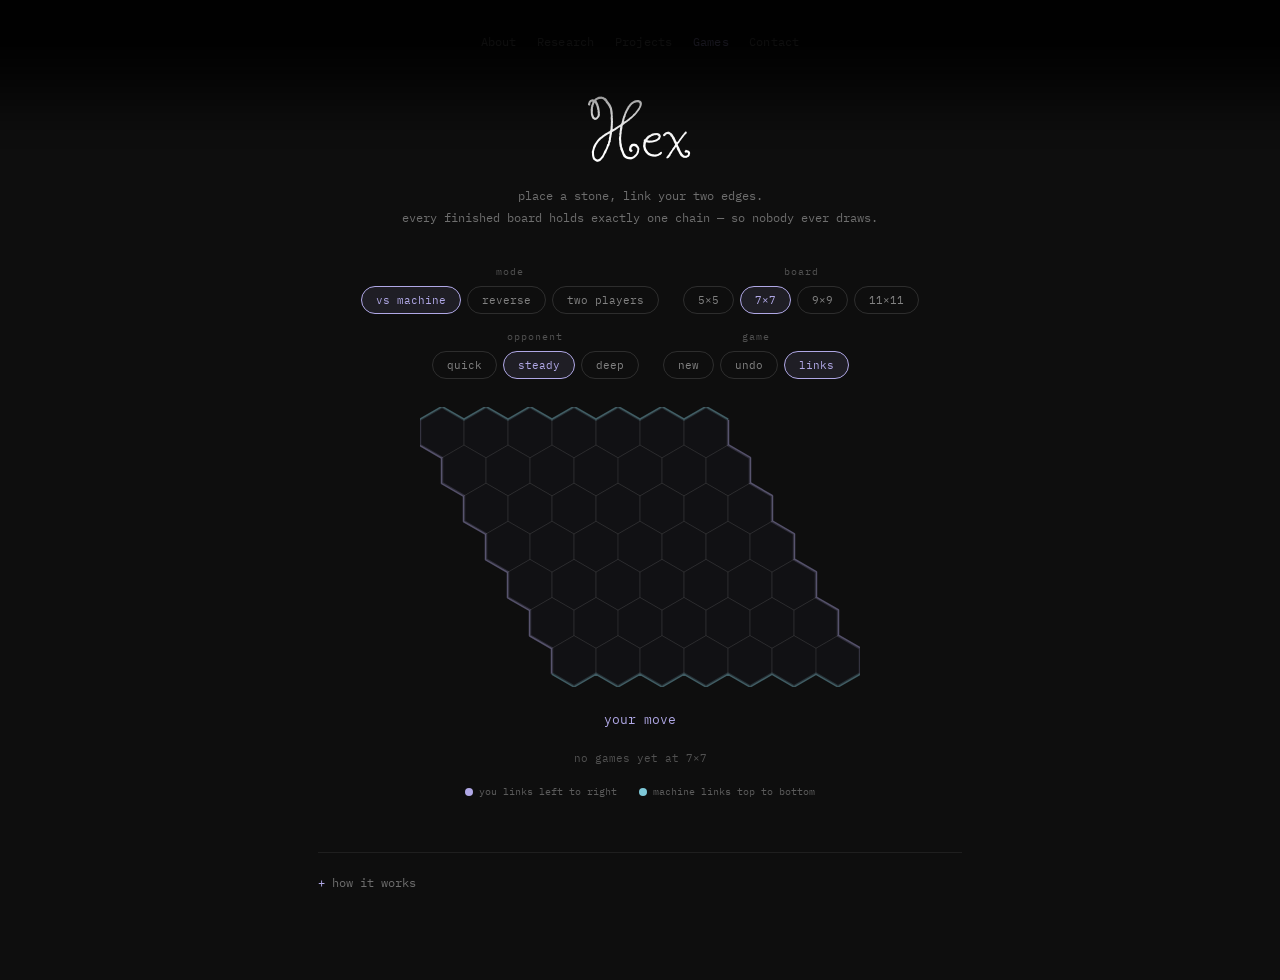
<file: games.html>
<!DOCTYPE html>
<html lang="en">
<head>
<meta charset="UTF-8" />
<meta name="viewport" content="width=device-width, initial-scale=1.0" />
<title>Games — Mahika Raj</title>
<meta name="description" content="Hex — a connection game with no draws, played on a starfield against a Monte Carlo opponent." />
<link rel="canonical" href="https://mahikaraj.com/games.html" />
<meta property="og:type" content="website" />
<meta property="og:site_name" content="Mahika Raj" />
<meta property="og:title" content="Games — Mahika Raj" />
<meta property="og:description" content="Hex — a connection game with no draws, played on a starfield against a Monte Carlo opponent." />
<meta property="og:url" content="https://mahikaraj.com/games.html" />
<meta name="twitter:card" content="summary_large_image" />
<link rel="icon" href="assets/favicon.svg" type="image/svg+xml" />
<link rel="alternate icon" href="assets/favicon.ico" />

<link rel="preconnect" href="https://fonts.googleapis.com" />
<link rel="preconnect" href="https://fonts.gstatic.com" crossorigin />
<link href="https://fonts.googleapis.com/css2?family=Butterfly+Kids&family=IBM+Plex+Mono:wght@400;500&display=swap" rel="stylesheet" />

<link rel="stylesheet" href="assets/site.css" />

<script defer src="https://cloud.umami.is/script.js" data-website-id="bcd0b75a-8c47-4bd3-948d-0540a5566964"></script>

<style>
  :root {
    --bg: #0e0e0e;
    --ink: #ffffff;
    --hand: "Butterfly Kids", cursive;
    --mono: "IBM Plex Mono", ui-monospace, SFMono-Regular, Menlo, Monaco, Consolas, monospace;

    /* Both sides stay cool. Periwinkle is the site's own; glacier sits far enough
       round the wheel to read instantly without ever turning warm. */
    --you: #b0a8e6;
    --rival: #7ec8d8;

    --muted: rgba(255, 255, 255, .4);
    --faint: rgba(255, 255, 255, .13);
    --ease: cubic-bezier(.25, .8, .25, 1);
  }

  html, body {
    background: var(--bg);
    color: var(--ink);
    margin: 0;
    min-height: 100%;
    font-family: var(--mono);
    -webkit-font-smoothing: antialiased;
  }

  .wrap { max-width: 680px; margin: 0 auto; padding: 34px 18px 90px; }

  .nav { display: flex; gap: 20px; justify-content: center; flex-wrap: wrap; margin-bottom: 44px; }
  .nav a {
    font-family: var(--mono); font-size: 12px; letter-spacing: .02em;
    color: rgba(255, 255, 255, .42); text-decoration: none;
    transition: color 260ms var(--ease);
  }
  .nav a:hover { color: var(--ink); }
  .nav a[aria-current="page"] { color: var(--you); }

  .title {
    font-family: var(--hand); font-size: clamp(48px, 12vw, 80px);
    line-height: 1; text-align: center; margin: 0 0 12px; font-weight: 400;
  }
  .tagline { text-align: center; font-size: 12px; line-height: 1.85; color: var(--muted); margin: 0 0 36px; }

  .controls { display: flex; flex-wrap: wrap; gap: 16px 24px; justify-content: center; margin-bottom: 28px; }
  .group { display: flex; flex-direction: column; gap: 8px; align-items: center; }
  .group-label { font-size: 10px; letter-spacing: .1em; color: rgba(255, 255, 255, .28); }
  .seg { display: flex; gap: 6px; flex-wrap: wrap; justify-content: center; }
  .group.off { opacity: .28; pointer-events: none; }

  .chip {
    font-family: var(--mono); font-size: 11px; color: rgba(255, 255, 255, .48);
    background: transparent; border: 1.5px solid var(--faint); border-radius: 999px;
    padding: 6px 14px; cursor: pointer;
    transition: color 240ms var(--ease), border-color 240ms var(--ease), background 240ms var(--ease);
  }
  .chip:hover { color: var(--ink); border-color: rgba(255, 255, 255, .3); }
  .chip[aria-pressed="true"] { color: var(--you); border-color: var(--you); background: rgba(176, 168, 230, .1); }
  .chip:focus-visible { outline: 2px solid var(--you); outline-offset: 2px; }

  .stage { position: relative; margin: 0 auto; width: fit-content; }
  .stage svg { display: block; }
  #stars { position: absolute; pointer-events: none; }
  #board { position: relative; }

  .cell { fill: rgba(19, 19, 25, .58); stroke: rgba(255, 255, 255, .075); stroke-width: 1; transition: fill 200ms var(--ease); }
  .cell.free { cursor: pointer; }
  .cell.free:hover { fill: rgba(46, 44, 62, .8); }
  .cell:focus-visible { outline: none; stroke: var(--you); stroke-width: 2; }

  .stone { transition: opacity 320ms var(--ease); }
  .stone.fresh { animation: drop 340ms var(--ease); transform-box: fill-box; transform-origin: center; }
  @keyframes drop { from { transform: scale(.3); opacity: 0; } }

  .link { stroke-width: 1.4; opacity: .5; }
  .bridge { stroke-width: 1.2; stroke-dasharray: 2.5 3.5; opacity: .32; }

  .twinkle { animation: tw 5s var(--ease) infinite alternate; }
  @keyframes tw { from { opacity: .1; } to { opacity: .48; } }

  .trace {
    fill: none; stroke: #fff; stroke-width: 1.8; stroke-linecap: round; stroke-linejoin: round;
    stroke-dasharray: var(--len); stroke-dashoffset: var(--len);
    animation: draw 1000ms var(--ease) forwards;
  }
  @keyframes draw { to { stroke-dashoffset: 0; } }

  .status { text-align: center; font-size: 13px; min-height: 22px; margin: 24px 0 0; color: var(--you); }
  .status[data-tone="rival"] { color: var(--rival); }
  .status[data-tone="quiet"] { color: var(--muted); }

  .meta { display: flex; gap: 12px; justify-content: center; flex-wrap: wrap; margin-top: 18px; }
  .record { font-size: 11px; color: var(--muted); }
  .record b { color: var(--you); font-weight: 500; }
  .record i { color: var(--rival); font-style: normal; font-weight: 500; }

  .legend { display: flex; gap: 22px; justify-content: center; flex-wrap: wrap;
    font-size: 10px; color: rgba(255, 255, 255, .32); margin-top: 20px; }
  .dot { display: inline-block; width: 8px; height: 8px; border-radius: 50%; vertical-align: -1px; margin-right: 6px; }

  .rules { margin-top: 54px; border-top: 1px solid rgba(255, 255, 255, .07); padding-top: 22px; }
  .rules summary { font-size: 12px; color: var(--muted); cursor: pointer; list-style: none; transition: color 220ms var(--ease); }
  .rules summary:hover { color: var(--ink); }
  .rules summary::-webkit-details-marker { display: none; }
  .rules summary::before { content: "+ "; color: var(--you); }
  .rules[open] summary::before { content: "\2212 "; }
  .rules h4 { font-size: 11px; font-weight: 500; color: var(--you); margin: 22px 0 6px; letter-spacing: .04em; }
  .rules p { font-size: 12px; line-height: 1.95; color: rgba(255, 255, 255, .48); max-width: 56ch; margin: 0; }
  .rules em { color: var(--you); font-style: normal; }

  .sr-only { position: absolute; width: 1px; height: 1px; padding: 0; margin: -1px;
    overflow: hidden; clip: rect(0, 0, 0, 0); white-space: nowrap; border: 0; }

  @media (prefers-reduced-motion: reduce) {
    *, *::before, *::after { animation: none !important; transition: none !important; }
    .trace { stroke-dashoffset: 0; }
    .twinkle { opacity: .3; }
  }
</style>
</head>
<body>

<div class="wrap">

  <nav class="nav">
    <a href="about.html">About</a>
    <a href="research.html">Research</a>
    <a href="projects.html">Projects</a>
    <a href="games.html" aria-current="page">Games</a>
    <a href="contact.html">Contact</a>
  </nav>

  <h1 class="title">Hex</h1>
  <p class="tagline">
    place a stone, link your two edges.<br />
    every finished board holds exactly one chain — so nobody ever draws.
  </p>

  <div class="controls">
    <div class="group">
      <span class="group-label" id="l-mode">mode</span>
      <div class="seg" role="group" aria-labelledby="l-mode" id="modes"></div>
    </div>
    <div class="group">
      <span class="group-label" id="l-size">board</span>
      <div class="seg" role="group" aria-labelledby="l-size" id="sizes"></div>
    </div>
    <div class="group" id="g-level">
      <span class="group-label" id="l-level">opponent</span>
      <div class="seg" role="group" aria-labelledby="l-level" id="levels"></div>
    </div>
    <div class="group">
      <span class="group-label" id="l-act">game</span>
      <div class="seg" role="group" aria-labelledby="l-act">
        <button class="chip" id="btn-new" type="button">new</button>
        <button class="chip" id="btn-undo" type="button">undo</button>
        <button class="chip" id="btn-links" type="button" aria-pressed="true">links</button>
      </div>
    </div>
  </div>

  <div class="stage" id="stage">
    <svg id="stars" aria-hidden="true" xmlns="http://www.w3.org/2000/svg"></svg>
    <svg id="board" role="group" xmlns="http://www.w3.org/2000/svg"
         aria-label="Hex board. Arrow keys move between cells, Enter places a stone."></svg>
  </div>

  <p class="status" id="status" role="status">your move</p>

  <div class="meta"><span class="record" id="record"></span></div>

  <div class="legend" id="legend"></div>

  <details class="rules">
    <summary>how it works</summary>

    <h4>the game</h4>
    <p>
      Take turns placing stones on empty cells. You win by building an unbroken chain
      from the left edge to the right; the machine links top to bottom. Every filled
      board contains exactly one such chain, which is why <em>draws are impossible</em> —
      a fact equivalent to the Brouwer fixed-point theorem.
    </p>

    <h4>the threads</h4>
    <p>
      Solid threads join stones that touch. Dashed threads mark <em>bridges</em>: two stones
      a step apart sharing two empty cells. A bridge is as good as a connection, because
      if your opponent takes one of the two cells you simply take the other. Learning to
      see bridges is most of learning Hex, so the board draws them for you.
    </p>

    <h4>reverse</h4>
    <p>
      Same board, inverted goal: whoever completes a chain <em>loses</em>. Every instinct you
      build in the normal game turns against you, and the endgames get strange.
    </p>

    <h4>the swap</h4>
    <p>
      Moving first is a real advantage, so after your opening stone the machine may mirror
      it across the diagonal and claim it. That one option is enough to make the game fair,
      and it means your first move wants to be good but not <em>obviously best</em>.
    </p>

    <h4>the opponent</h4>
    <p>
      No opening book, no evaluation function. Before each move it plays thousands of games
      out from the current position, filling the board at random and seeing who ends up
      connected, then picks whatever won most often. <em>Deep</em> buys it more time to think,
      not more knowledge.
    </p>
  </details>

</div>

<!--
  If your other pages load shared scripts at the end of <body> — the site starfield,
  the custom cursor — copy those exact <script> tags from about.html and paste them
  below. The stars behind the board are local to the board and won't collide.
-->

<script>
(function () {
  "use strict";

  var store = {
    get: function (k) { try { return localStorage.getItem(k); } catch (e) { return null; } },
    set: function (k, v) { try { localStorage.setItem(k, v); } catch (e) {} }
  };

  var YOU = 1, RIVAL = 2;
  var SIZES = [5, 7, 9, 11];
  var LEVELS = [
    { label: "quick",  budget: 220 },
    { label: "steady", budget: 900 },
    { label: "deep",   budget: 2400 }
  ];
  var MODES = [
    { id: "classic", label: "vs machine" },
    { id: "reverse", label: "reverse" },
    { id: "duo",     label: "two players" }
  ];

  /* Six directions to a touching neighbour. */
  var NB = [[0, -1], [0, 1], [-1, 0], [-1, 1], [1, -1], [1, 0]];
  /* Six directions to a bridge partner: two apart, sharing exactly two cells. */
  var BR = [[-1, 2], [-2, 1], [-1, -1], [1, -2], [2, -1], [1, 1]];

  var n = parseInt(store.get("hex.size"), 10) || 7;
  if (SIZES.indexOf(n) < 0) n = 7;
  var level = parseInt(store.get("hex.level"), 10);
  if (isNaN(level) || level < 0 || level > 2) level = 1;
  var mode = store.get("hex.mode") || "classic";
  if (!MODES.some(function (m) { return m.id === mode; })) mode = "classic";
  var showLinks = store.get("hex.links") !== "0";

  var cells, adj, bridges, history, moveCount, turn, over, busy, last, winner;
  var W, H, VS, OFF, starField = [];
  var buf, seen, stack, shuf, empties;

  var stage = document.getElementById("stage");
  var starsEl = document.getElementById("stars");
  var boardEl = document.getElementById("board");
  var statusEl = document.getElementById("status");
  var recordEl = document.getElementById("record");
  var legendEl = document.getElementById("legend");

  /* ---------------- geometry ---------------- */

  function measure() {
    var avail = Math.min(stage.parentNode.clientWidth || 640, 640) - 12;
    W = Math.max(15, Math.min(44, Math.floor(avail / (n + (n - 1) / 2))));
    H = W * 2 / Math.sqrt(3);
    VS = H * 0.75;
    OFF = W / 2;
  }
  function cx(r, c) { return c * W + r * OFF; }
  function cy(r) { return r * VS; }
  function centre(k) { var r = (k / n) | 0; return [cx(r, k % n) + W / 2, cy(r) + H / 2]; }
  function boardW() { return n * W + (n - 1) * OFF; }
  function boardH() { return (n - 1) * VS + H; }

  /* ---------------- topology ---------------- */

  function buildTopology() {
    adj = []; bridges = [];
    var r, c, i, nr, nc;
    for (r = 0; r < n; r++) {
      for (c = 0; c < n; c++) {
        var near = [];
        for (i = 0; i < 6; i++) {
          nr = r + NB[i][0]; nc = c + NB[i][1];
          if (nr >= 0 && nr < n && nc >= 0 && nc < n) near.push(nr * n + nc);
        }
        adj.push(near);
        var br = [];
        for (i = 0; i < 6; i++) {
          nr = r + BR[i][0]; nc = c + BR[i][1];
          if (nr >= 0 && nr < n && nc >= 0 && nc < n) br.push({ to: nr * n + nc, carriers: [] });
        }
        bridges.push(br);
      }
    }
    /* Carriers are exactly the cells both ends of a bridge touch. */
    for (var k = 0; k < n * n; k++) {
      for (i = 0; i < bridges[k].length; i++) {
        var b = bridges[k][i];
        b.carriers = adj[k].filter(function (x) { return adj[b.to].indexOf(x) >= 0; });
      }
    }
  }

  function connected(board, player) {
    seen.fill(0);
    var top = 0, i, k;
    if (player === YOU) {
      for (i = 0; i < n; i++) { k = i * n; if (board[k] === player) { seen[k] = 1; stack[top++] = k; } }
    } else {
      for (i = 0; i < n; i++) if (board[i] === player) { seen[i] = 1; stack[top++] = i; }
    }
    while (top > 0) {
      k = stack[--top];
      if (player === YOU ? (k % n) === n - 1 : ((k / n) | 0) === n - 1) return true;
      var L = adj[k];
      for (i = 0; i < L.length; i++) {
        var nk = L[i];
        if (!seen[nk] && board[nk] === player) { seen[nk] = 1; stack[top++] = nk; }
      }
    }
    return false;
  }

  /* Breadth-first, so the traced chain is the shortest one rather than a ragged walk. */
  function chainOf(player) {
    var parent = new Int32Array(n * n).fill(-1), q = [], i, k;
    if (player === YOU) {
      for (i = 0; i < n; i++) { k = i * n; if (cells[k] === player) { parent[k] = k; q.push(k); } }
    } else {
      for (i = 0; i < n; i++) if (cells[i] === player) { parent[i] = i; q.push(i); }
    }
    for (var h = 0; h < q.length; h++) {
      k = q[h];
      if (player === YOU ? (k % n) === n - 1 : ((k / n) | 0) === n - 1) {
        var path = [], cur = k;
        while (parent[cur] !== cur) { path.push(cur); cur = parent[cur]; }
        path.push(cur);
        return path.reverse();
      }
      var L = adj[k];
      for (i = 0; i < L.length; i++) {
        var nk = L[i];
        if (parent[nk] === -1 && cells[nk] === player) { parent[nk] = k; q.push(nk); }
      }
    }
    return [];
  }

  /* ---------------- search ---------------- */

  function collect() {
    empties.length = 0;
    for (var i = 0; i < cells.length; i++) if (!cells[i]) empties.push(i);
    return empties;
  }

  /* In reverse the machine wants YOU to be the one who connects. */
  function target() { return mode === "reverse" ? YOU : RIVAL; }

  function playout(move) {
    buf.set(cells);
    buf[move] = RIVAL;
    var m = 0, i;
    for (i = 0; i < empties.length; i++) if (empties[i] !== move) shuf[m++] = empties[i];
    for (i = m - 1; i > 0; i--) {
      var j = (Math.random() * (i + 1)) | 0, t = shuf[i];
      shuf[i] = shuf[j]; shuf[j] = t;
    }
    for (i = 0; i < m; i++) buf[shuf[i]] = (i & 1) === 0 ? YOU : RIVAL;
    return connected(buf, target());
  }

  /* Rough read on who is ahead, used only to decide the swap. */
  function evaluate(samples) {
    collect();
    var wins = 0;
    for (var s = 0; s < samples; s++) {
      buf.set(cells);
      var m = 0, i;
      for (i = 0; i < empties.length; i++) shuf[m++] = empties[i];
      for (i = m - 1; i > 0; i--) {
        var j = (Math.random() * (i + 1)) | 0, t = shuf[i];
        shuf[i] = shuf[j]; shuf[j] = t;
      }
      for (i = 0; i < m; i++) buf[shuf[i]] = (i & 1) === 0 ? RIVAL : YOU;
      if (connected(buf, RIVAL)) wins++;
    }
    return wins / samples;
  }

  /* Never lose to something visible in a single ply. */
  function tactical() {
    var i, k, v;
    if (mode === "reverse") {
      var safe = [];
      for (i = 0; i < empties.length; i++) {
        k = empties[i]; cells[k] = RIVAL; v = connected(cells, RIVAL); cells[k] = 0;
        if (!v) safe.push(k);
      }
      if (safe.length && safe.length < empties.length) {
        empties.length = 0;
        for (i = 0; i < safe.length; i++) empties.push(safe[i]);
      }
      return -1;
    }
    for (i = 0; i < empties.length; i++) {
      k = empties[i]; cells[k] = RIVAL; v = connected(cells, RIVAL); cells[k] = 0;
      if (v) return k;
    }
    for (i = 0; i < empties.length; i++) {
      k = empties[i]; cells[k] = YOU; v = connected(cells, YOU); cells[k] = 0;
      if (v) return k;
    }
    return -1;
  }

  /* Sliced across timeouts so the board never freezes while it thinks. */
  function think(budget, done) {
    collect();
    if (!empties.length) { done(-1); return; }

    var forced = tactical();
    if (forced >= 0) { setTimeout(function () { done(forced); }, 70); return; }

    var moves = empties.slice();
    var wins = new Int32Array(moves.length);
    var visits = new Int32Array(moves.length);
    var cursor = 0;
    var deadline = performance.now() + budget;

    function slice() {
      var end = Math.min(performance.now() + 22, deadline);
      while (performance.now() < end) {
        for (var b = 0; b < 20; b++) {
          var e = cursor++ % moves.length;
          if (playout(moves[e])) wins[e]++;
          visits[e]++;
        }
      }
      if (performance.now() < deadline) { setTimeout(slice, 0); return; }
      var best = 0, bestRate = -1;
      for (var i = 0; i < moves.length; i++) {
        if (!visits[i]) continue;
        var rate = wins[i] / visits[i];
        if (rate > bestRate) { bestRate = rate; best = i; }
      }
      done(moves[best]);
    }
    slice();
  }

  /* ---------------- painting ---------------- */

  function seedStars() {
    starField = [];
    var w = boardW(), h = boardH();
    var count = Math.max(24, Math.round((w * h) / 1400));
    for (var i = 0; i < count; i++) {
      starField.push({
        x: Math.random() * (w + 40) - 20,
        y: Math.random() * (h + 40) - 20,
        r: 0.5 + Math.random() * 1.1,
        d: (Math.random() * 5).toFixed(2)
      });
    }
  }

  function paintStars() {
    var w = boardW(), h = boardH();
    starsEl.setAttribute("viewBox", "-20 -20 " + (w + 40) + " " + (h + 40));
    starsEl.setAttribute("width", w + 40);
    starsEl.setAttribute("height", h + 40);
    starsEl.style.left = "-20px";
    starsEl.style.top = "-20px";
    starsEl.innerHTML = starField.map(function (s) {
      return '<circle class="twinkle" cx="' + s.x.toFixed(1) + '" cy="' + s.y.toFixed(1) +
        '" r="' + s.r.toFixed(2) + '" fill="#cfcae8" style="animation-delay:-' + s.d + 's"/>';
    }).join("");
  }

  function hexPoints(r, c) {
    var x = cx(r, c), y = cy(r);
    return [[x + W / 2, y], [x + W, y + H * .25], [x + W, y + H * .75],
            [x + W / 2, y + H], [x, y + H * .75], [x, y + H * .25]]
      .map(function (p) { return p[0].toFixed(1) + "," + p[1].toFixed(1); }).join(" ");
  }

  function colourOf(p) { return p === YOU ? "#b0a8e6" : "#7ec8d8"; }

  function paint() {
    var w = boardW(), h = boardH();
    boardEl.setAttribute("viewBox", "0 0 " + w + " " + h);
    boardEl.setAttribute("width", w);
    boardEl.setAttribute("height", h);

    var s = "", r, c, i, k, x, y;

    var eL = [], eR = [], eT = [], eB = [];
    for (r = 0; r < n; r++) {
      x = cx(r, 0); y = cy(r);
      eL.push([x, y + H * .25], [x, y + H * .75]);
      x = cx(r, n - 1);
      eR.push([x + W, y + H * .25], [x + W, y + H * .75]);
    }
    for (c = 0; c < n; c++) {
      x = cx(0, c); y = cy(0);
      eT.push([x, y + H * .25], [x + W / 2, y], [x + W, y + H * .25]);
      x = cx(n - 1, c); y = cy(n - 1);
      eB.push([x, y + H * .75], [x + W / 2, y + H], [x + W, y + H * .75]);
    }
    function edge(pts, col) {
      return '<polyline points="' + pts.map(function (p) { return p[0].toFixed(1) + "," + p[1].toFixed(1); }).join(" ") +
        '" fill="none" stroke="' + col + '" stroke-width="2.5" opacity=".42" stroke-linejoin="round"/>';
    }
    s += edge(eL, "#b0a8e6") + edge(eR, "#b0a8e6") + edge(eT, "#7ec8d8") + edge(eB, "#7ec8d8");

    for (r = 0; r < n; r++) {
      for (c = 0; c < n; c++) {
        k = r * n + c;
        var open = !cells[k] && !over;
        s += '<polygon class="cell' + (open ? " free" : "") + '" data-k="' + k +
          '" tabindex="' + (open ? 0 : -1) + '" points="' + hexPoints(r, c) + '"/>';
      }
    }

    if (showLinks) {
      var drawn = {};
      for (k = 0; k < n * n; k++) {
        if (!cells[k]) continue;
        var a = centre(k), col = colourOf(cells[k]);
        for (i = 0; i < adj[k].length; i++) {
          var nk = adj[k][i];
          if (cells[nk] !== cells[k] || drawn["a" + k + "_" + nk]) continue;
          drawn["a" + nk + "_" + k] = 1;
          var p = centre(nk);
          s += '<line class="link" x1="' + a[0].toFixed(1) + '" y1="' + a[1].toFixed(1) +
            '" x2="' + p[0].toFixed(1) + '" y2="' + p[1].toFixed(1) + '" stroke="' + col + '"/>';
        }
        for (i = 0; i < bridges[k].length; i++) {
          var b = bridges[k][i];
          if (cells[b.to] !== cells[k] || drawn["b" + k + "_" + b.to]) continue;
          if (b.carriers.length < 2) continue;
          var blocked = false;
          for (var ci = 0; ci < b.carriers.length; ci++) if (cells[b.carriers[ci]]) blocked = true;
          if (blocked) continue;
          drawn["b" + b.to + "_" + k] = 1;
          var q = centre(b.to);
          s += '<line class="bridge" x1="' + a[0].toFixed(1) + '" y1="' + a[1].toFixed(1) +
            '" x2="' + q[0].toFixed(1) + '" y2="' + q[1].toFixed(1) + '" stroke="' + col + '"/>';
        }
      }
    }

    var chain = winner ? chainOf(winner) : [];
    var dim = chain.length > 0;
    for (k = 0; k < n * n; k++) {
      if (!cells[k]) continue;
      var pt = centre(k);
      var faded = dim && chain.indexOf(k) < 0;
      s += '<circle class="stone' + (k === last && !dim ? " fresh" : "") + '" cx="' + pt[0].toFixed(1) +
        '" cy="' + pt[1].toFixed(1) + '" r="' + (W * .335).toFixed(1) + '" fill="' + colourOf(cells[k]) +
        '" opacity="' + (faded ? ".22" : "1") + '"/>';
      if (k === last && !dim) {
        s += '<circle cx="' + pt[0].toFixed(1) + '" cy="' + pt[1].toFixed(1) + '" r="' +
          (W * .335 + 3.5).toFixed(1) + '" fill="none" stroke="rgba(255,255,255,.38)" stroke-width="1"/>';
      }
    }

    if (chain.length > 1) {
      var pts = [];
      for (i = 0; i < chain.length; i++) pts.push(centre(chain[i]));
      var d = "", len = 0;
      for (i = 0; i < pts.length; i++) {
        d += (i ? "L" : "M") + pts[i][0].toFixed(1) + " " + pts[i][1].toFixed(1) + " ";
        if (i) len += Math.hypot(pts[i][0] - pts[i - 1][0], pts[i][1] - pts[i - 1][1]);
      }
      s += '<path class="trace" style="--len:' + len.toFixed(0) + '" d="' + d.trim() + '"/>';
      for (i = 0; i < pts.length; i++) {
        s += '<circle cx="' + pts[i][0].toFixed(1) + '" cy="' + pts[i][1].toFixed(1) +
          '" r="2.4" fill="#fff" opacity=".9"/>';
      }
    }

    boardEl.innerHTML = s;
    stage.style.width = w + "px";
    stage.style.height = h + "px";
  }

  /* ---------------- chrome ---------------- */

  function say(text, tone) {
    statusEl.textContent = text;
    statusEl.setAttribute("data-tone", tone || "accent");
  }

  function recordKey() { return "hex.rec." + mode + "." + n; }
  function readRecord() {
    var raw = store.get(recordKey());
    if (!raw) return { w: 0, l: 0 };
    var p = raw.split(",");
    return { w: parseInt(p[0], 10) || 0, l: parseInt(p[1], 10) || 0 };
  }
  function showRecord() {
    if (mode === "duo") { recordEl.innerHTML = '<span style="color:rgba(255,255,255,.28)">pass the device</span>'; return; }
    var rec = readRecord();
    recordEl.innerHTML = (rec.w + rec.l) === 0
      ? '<span style="color:rgba(255,255,255,.28)">no games yet at ' + n + "\u00d7" + n + "</span>"
      : n + "\u00d7" + n + " \u00b7 you <b>" + rec.w + "</b> \u2014 <i>" + rec.l + "</i> machine";
  }
  function bumpRecord(won) {
    if (mode === "duo") return;
    var rec = readRecord();
    if (won) rec.w++; else rec.l++;
    store.set(recordKey(), rec.w + "," + rec.l);
    showRecord();
  }

  function showLegend() {
    var verb = mode === "reverse" ? "must not link" : "links";
    var one = mode === "duo" ? "player one" : "you";
    var two = mode === "duo" ? "player two" : "machine";
    legendEl.innerHTML =
      '<span><span class="dot" style="background:#b0a8e6"></span>' + one + " " + verb + " left to right</span>" +
      '<span><span class="dot" style="background:#7ec8d8"></span>' + two + " " + verb + " top to bottom</span>";
    document.getElementById("g-level").className = "group" + (mode === "duo" ? " off" : "");
  }

  /* ---------------- flow ---------------- */

  function snapshot() {
    history.push({ cells: cells.slice(), moveCount: moveCount, last: last, turn: turn });
    if (history.length > 60) history.shift();
  }

  function reset() {
    cells = new Int8Array(n * n);
    buf = new Int8Array(n * n);
    seen = new Uint8Array(n * n);
    stack = new Int32Array(n * n);
    shuf = new Int32Array(n * n);
    empties = [];
    history = [];
    moveCount = 0;
    turn = YOU;
    over = false; busy = false; winner = 0; last = -1;
    buildTopology();
    measure();
    seedStars();
    paintStars();
    paint();
    showRecord();
    showLegend();
    say(mode === "duo" ? "player one" : "your move");
  }

  function resolve(player) {
    over = true; busy = false; winner = player;
    paint();
    /* In reverse, completing a chain is how you lose. */
    var firstSideWon = mode === "reverse" ? player !== YOU : player === YOU;
    if (mode === "duo") {
      say(firstSideWon ? "player one wins" : "player two wins", firstSideWon ? "accent" : "rival");
      return;
    }
    say(firstSideWon ? "you win" : "machine wins", firstSideWon ? "accent" : "rival");
    bumpRecord(firstSideWon);
  }

  function machineTurn() {
    busy = true;
    paint();
    say("thinking\u2026", "quiet");

    if (mode === "classic" && moveCount === 1) {
      setTimeout(function () {
        if (evaluate(220) < 0.46) {
          var k = last, r = (k / n) | 0, c = k % n;
          cells[k] = 0;
          cells[c * n + r] = RIVAL;
          last = c * n + r;
          moveCount++;
          busy = false; turn = YOU;
          paint();
          say("machine swapped \u2014 your move");
          return;
        }
        go();
      }, 40);
      return;
    }
    go();

    function go() {
      think(LEVELS[level].budget, function (move) {
        if (move < 0) { busy = false; paint(); say("board is full", "quiet"); return; }
        cells[move] = RIVAL;
        last = move;
        moveCount++;
        if (connected(cells, RIVAL)) { resolve(RIVAL); return; }
        busy = false; turn = YOU;
        paint();
        say("your move");
      });
    }
  }

  function place(k) {
    if (over || busy || cells[k]) return;
    snapshot();
    var mover = turn;
    cells[k] = mover;
    last = k;
    moveCount++;
    if (connected(cells, mover)) { resolve(mover); return; }

    if (mode === "duo") {
      turn = mover === YOU ? RIVAL : YOU;
      paint();
      say(turn === YOU ? "player one" : "player two", turn === YOU ? "accent" : "rival");
      return;
    }
    paint();
    machineTurn();
  }

  boardEl.addEventListener("click", function (ev) {
    var t = ev.target;
    if (!t.dataset || t.dataset.k === undefined) return;
    place(parseInt(t.dataset.k, 10));
  });

  boardEl.addEventListener("keydown", function (ev) {
    var t = ev.target;
    if (!t.dataset || t.dataset.k === undefined) return;
    var k = parseInt(t.dataset.k, 10), r = (k / n) | 0, c = k % n;
    if (ev.key === "Enter" || ev.key === " ") { ev.preventDefault(); place(k); return; }
    if (ev.key === "ArrowLeft") c--;
    else if (ev.key === "ArrowRight") c++;
    else if (ev.key === "ArrowUp") r--;
    else if (ev.key === "ArrowDown") r++;
    else return;
    ev.preventDefault();
    if (r < 0 || r >= n || c < 0 || c >= n) return;
    var next = boardEl.querySelector('[data-k="' + (r * n + c) + '"]');
    if (next) next.focus();
  });

  document.getElementById("btn-new").addEventListener("click", function () { if (!busy) reset(); });

  document.getElementById("btn-undo").addEventListener("click", function () {
    if (busy || !history.length) return;
    var prev = history.pop();
    cells.set(prev.cells);
    moveCount = prev.moveCount;
    last = prev.last;
    turn = prev.turn;
    over = false; winner = 0;
    paint();
    say("took that back");
  });

  var linkBtn = document.getElementById("btn-links");
  linkBtn.setAttribute("aria-pressed", showLinks ? "true" : "false");
  linkBtn.addEventListener("click", function () {
    showLinks = !showLinks;
    store.set("hex.links", showLinks ? "1" : "0");
    linkBtn.setAttribute("aria-pressed", showLinks ? "true" : "false");
    paint();
  });

  function chips(host, items, current, onPick) {
    host.innerHTML = "";
    items.forEach(function (item, i) {
      var b = document.createElement("button");
      b.type = "button";
      b.className = "chip";
      b.textContent = item.label;
      b.setAttribute("aria-pressed", i === current ? "true" : "false");
      b.addEventListener("click", function () {
        if (busy) return;
        [].forEach.call(host.children, function (x) { x.setAttribute("aria-pressed", "false"); });
        b.setAttribute("aria-pressed", "true");
        onPick(i);
      });
      host.appendChild(b);
    });
  }

  chips(document.getElementById("modes"), MODES,
    MODES.map(function (m) { return m.id; }).indexOf(mode),
    function (i) { mode = MODES[i].id; store.set("hex.mode", mode); reset(); });

  chips(document.getElementById("sizes"),
    SIZES.map(function (s) { return { label: s + "\u00d7" + s }; }),
    SIZES.indexOf(n),
    function (i) { n = SIZES[i]; store.set("hex.size", n); reset(); });

  chips(document.getElementById("levels"), LEVELS, level,
    function (i) { level = i; store.set("hex.level", i); });

  var rt;
  window.addEventListener("resize", function () {
    clearTimeout(rt);
    rt = setTimeout(function () { measure(); seedStars(); paintStars(); paint(); }, 150);
  });

  reset();
})();
</script>

</body>
</html>
</file>
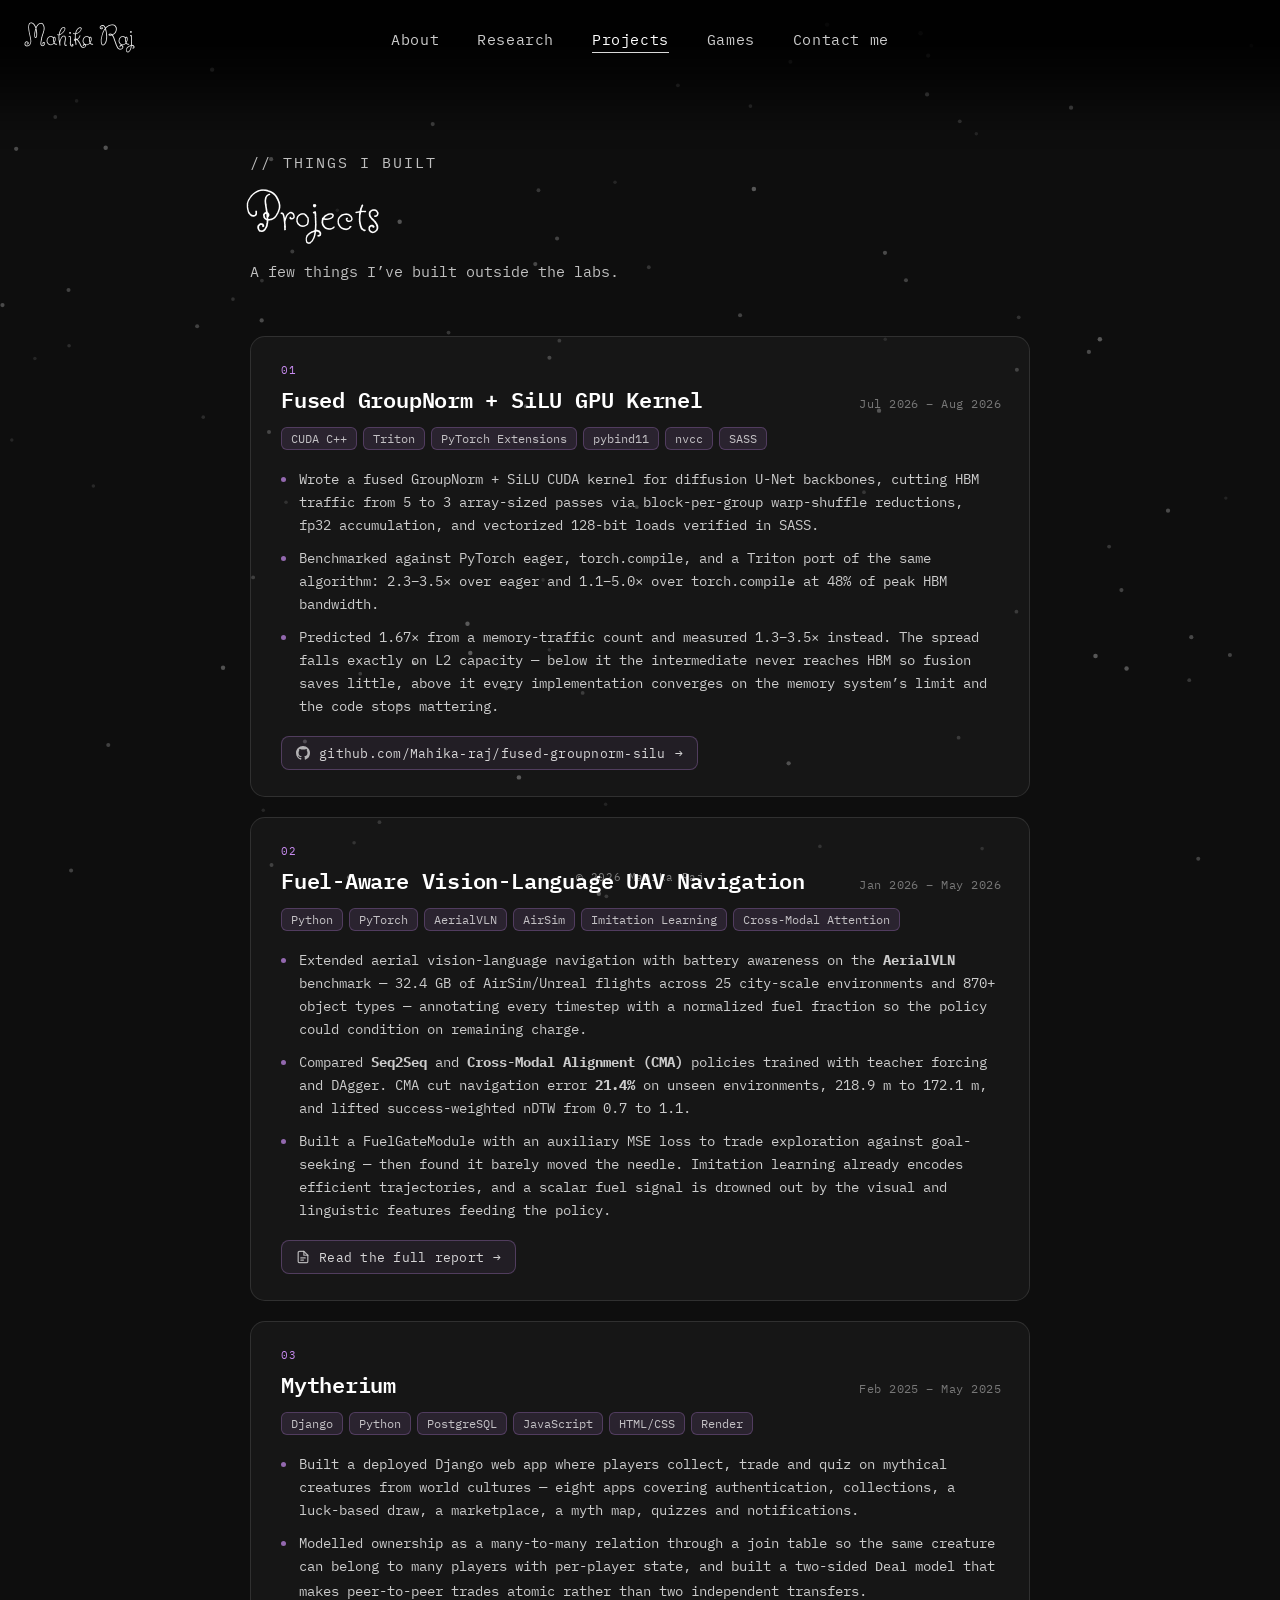
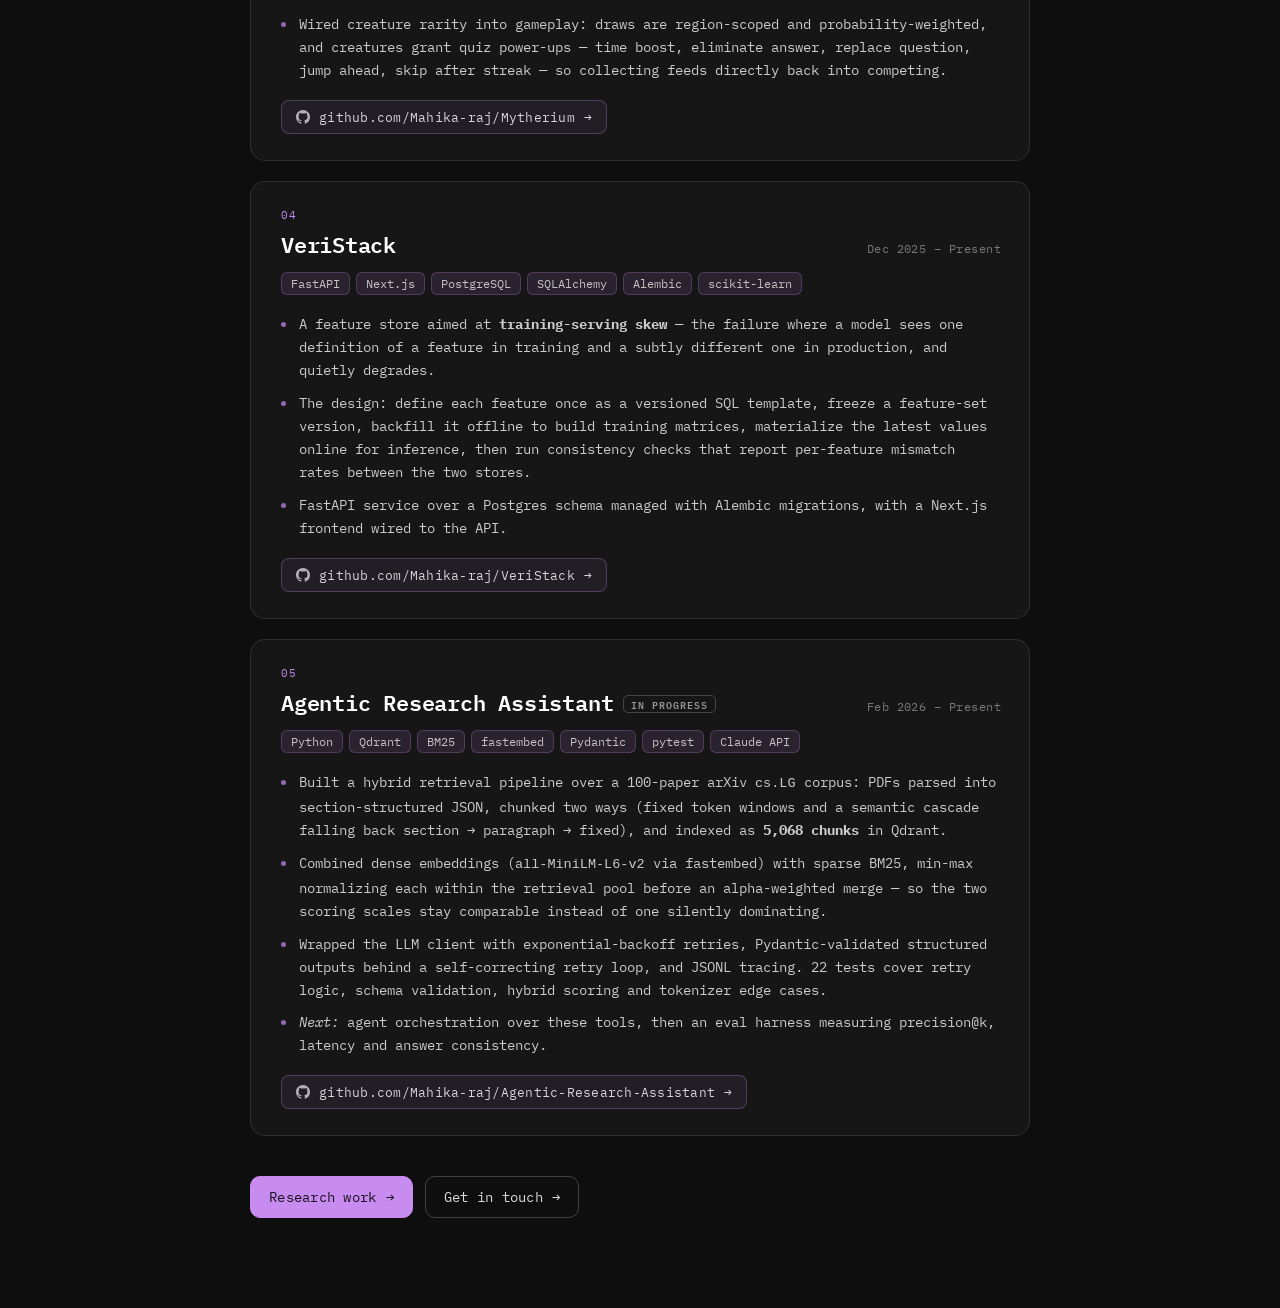
<file: projects.html>
<!DOCTYPE html>
<html lang="en">
<head>
  <meta charset="UTF-8" />
  <meta name="viewport" content="width=device-width, initial-scale=1.0" />
  <title>Projects | Mahika Raj</title>
  <meta name="description" content="Projects by Mahika Raj: a fused GroupNorm+SiLU CUDA kernel for diffusion U-Nets, a fuel-aware vision-language UAV navigation pipeline, Mytherium, a hybrid-retrieval research assistant, and VeriStack, a feature store targeting training-serving skew." />
  <link rel="canonical" href="https://mahikaraj.com/projects.html" />

  <meta property="og:type" content="website" />
  <meta property="og:site_name" content="Mahika Raj" />
  <meta property="og:title" content="Projects | Mahika Raj" />
  <meta property="og:description" content="A hand-written CUDA kernel for diffusion U-Nets, fuel-aware vision-language UAV navigation, and a Django trading-card web app." />
  <meta property="og:url" content="https://mahikaraj.com/projects.html" />
  <meta property="og:image" content="https://mahikaraj.com/assets/og-card.png" />
  <meta name="twitter:card" content="summary_large_image" />

  <link rel="icon" href="assets/favicon.svg" type="image/svg+xml" />
  <link rel="alternate icon" href="assets/favicon.ico" />

  <link rel="preconnect" href="https://fonts.googleapis.com" />
  <link rel="preconnect" href="https://fonts.gstatic.com" crossorigin />
  <link href="https://fonts.googleapis.com/css2?family=Butterfly+Kids&family=IBM+Plex+Mono:wght@400;500;600;700&display=swap" rel="stylesheet" />
  <link rel="stylesheet" href="assets/site.css" />

  <style>
    /* Projects runs violet, sitting between About's pink and the home periwinkle. */
    :root {
      --accent:      #c88bf0;
      --accent-rgb:  200, 139, 240;
      --accent-deep: #a763d6;
    }

    html, body { min-height: 100%; background: var(--home-bg); }
    body { font-family: var(--mono); color: var(--home-text); -webkit-font-smoothing: antialiased; }

    .page {
      position: relative; z-index: 5; min-height: 100vh;
      padding: 150px 22px 96px;
      opacity: 0; transform: translateY(16px);
      transition: opacity .8s ease, transform .8s cubic-bezier(.16,1,.3,1);
    }
    .page.in { opacity: 1; transform: none; }
    @media (prefers-reduced-motion: reduce) { .page { transition: none; transform: none; } }

    .head { width: min(780px, 94vw); margin: 0 auto 52px; }
    .eyebrow {
      font-size: 11px; letter-spacing: .14em; text-transform: uppercase;
      color: var(--accent); margin-bottom: 12px;
    }
    .head h1 {
      font-family: var(--hand); font-weight: 400; color: #fff;
      font-size: clamp(40px, 8vw, 56px); line-height: .95; margin-bottom: 18px;
    }
    .head p { font-size: 14.5px; line-height: 1.75; color: rgba(255,255,255,.74); max-width: 62ch; }

    /* ===== project cards ===== */
    /* Numbered like the About page tracklist: same decimal-leading-zero motif. */
    .projects { width: min(780px, 94vw); margin: 0 auto; counter-reset: p; display: grid; gap: 20px; }

    .proj {
      counter-increment: p;
      position: relative; overflow: hidden;
      background: rgba(255,255,255,.035);
      border: 1px solid rgba(255,255,255,.11);
      border-radius: 15px; padding: 26px 28px 26px 30px;
      transition: border-color .3s ease, background .3s ease, transform .3s cubic-bezier(.16,1,.3,1);
    }
    .proj::before {
      content: ""; position: absolute; left: 0; top: 0; bottom: 0; width: 2px;
      background: var(--accent); opacity: 0;
      transition: opacity .3s ease;
    }
    .proj:hover {
      background: rgba(255,255,255,.055);
      border-color: rgba(200,139,240,.42);
      transform: translateY(-2px);
    }
    .proj:hover::before { opacity: .85; }
    @media (prefers-reduced-motion: reduce) { .proj, .proj::before { transition: none; } }

    .p-num {
      display: block; font-size: 11px; letter-spacing: .12em;
      color: var(--accent); margin-bottom: 9px;
    }
    .p-num::before { content: counter(p, decimal-leading-zero); }

    .p-top {
      display: flex; align-items: baseline; justify-content: space-between;
      flex-wrap: wrap; gap: 6px 18px; margin-bottom: 14px;
    }
    .p-title {
      font-size: clamp(18px, 2.6vw, 22px); font-weight: 600; color: #fff;
      letter-spacing: -.01em; line-height: 1.25;
    }
    .p-dates { font-size: 11.5px; letter-spacing: .04em; color: rgba(255,255,255,.42); }

    .stack { display: flex; flex-wrap: wrap; gap: 6px; margin-bottom: 18px; }
    .stack span {
      font-size: 11.5px; color: rgba(255,255,255,.72);
      background: rgba(200,139,240,.11);
      border: 1px solid rgba(200,139,240,.26);
      border-radius: 6px; padding: 3px 9px;
    }

    .proj ul { list-style: none; display: grid; gap: 10px; }
    .proj li {
      position: relative; padding-left: 18px;
      font-size: 13.5px; line-height: 1.7; color: rgba(255,255,255,.78);
    }
    .proj li::before {
      content: ""; position: absolute; left: 0; top: .66em;
      width: 5px; height: 5px; border-radius: 50%; background: var(--accent); opacity: .7;
    }

    .p-link {
      display: inline-flex; align-items: center; gap: 9px; margin-top: 18px;
      font-size: 12.5px; letter-spacing: .02em; text-decoration: none;
      color: rgba(255,255,255,.82);
      background: rgba(var(--accent-rgb), .07);
      border: 1px solid rgba(var(--accent-rgb), .28);
      border-radius: 8px; padding: 8px 14px;
      transition: background .18s ease, border-color .18s ease, color .18s ease, transform .14s ease;
    }
    .p-link:hover {
      color: #fff; background: rgba(var(--accent-rgb), .14);
      border-color: rgba(var(--accent-rgb), .55); transform: translateY(-1px);
    }
    .p-link svg { width: 14px; height: 14px; flex: none; opacity: .8; }
    .p-link:hover svg { opacity: 1; }
    .p-link .arrow { transition: transform .2s ease; }
    .p-link:hover .arrow { transform: translateX(3px); }
    @media (prefers-reduced-motion: reduce) {
      .p-link, .p-link .arrow { transition: none; }
      .p-link:hover { transform: none; }
    }

    /* An honest marker for work still in flight. */
    .wip {
      display: inline-block; margin-left: 10px; vertical-align: 2px;
      font-size: 10px; letter-spacing: .1em; text-transform: uppercase;
      color: rgba(255,255,255,.55);
      border: 1px solid rgba(255,255,255,.2); border-radius: 5px; padding: 2px 7px;
    }

    .cta { width: min(780px, 94vw); margin: 40px auto 0; display: flex; flex-wrap: wrap; gap: 12px; }
    .btn {
      display: inline-flex; align-items: center; gap: 9px;
      font-size: 13.5px; letter-spacing: .02em; text-decoration: none;
      border-radius: 10px; padding: 11px 18px;
      transition: background .18s ease, border-color .18s ease, color .18s ease, transform .14s ease;
    }
    .btn.primary { color: #17111d; background: var(--accent); border: 1px solid var(--accent); }
    .btn.primary:hover { background: #d5a2f5; transform: translateY(-1px); }
    .btn.ghost { color: rgba(255,255,255,.85); background: transparent; border: 1px solid rgba(255,255,255,.22); }
    .btn.ghost:hover { color: #fff; border-color: rgba(255,255,255,.45); transform: translateY(-1px); }
    .btn .arrow { transition: transform .2s ease; }
    .btn:hover .arrow { transform: translateX(3px); }

    @media (max-width: 560px) {
      .page { padding: 132px 16px 88px; }
      .proj { padding: 22px 20px; }
    }
  </style>
<script defer src="https://cloud.umami.is/script.js" data-website-id="bcd0b75a-8c47-4bd3-948d-0540a5566964"></script></head>

<body>

  <a class="skip-link" href="#main">Skip to content</a>
  <canvas id="stars" aria-hidden="true"></canvas>

  <a class="site-mark" href="index.html" aria-label="Mahika Raj, home"><span class="mk-full">Mahika Raj</span><span class="mk-short">MR</span></a>
  <nav class="site-nav" aria-label="Primary">
    <a href="about.html">About</a>
    <a href="research.html">Research</a>
    <a href="projects.html" class="active" aria-current="page">Projects</a>
    <a href="games.html">Games</a>
    <a href="contact.html">Contact me</a>
  </nav>

  <main class="page" id="main">
    <header class="head">
      <p class="eyebrow">// things I built</p>
      <h1>Projects</h1>
      <p>
        A few things I&rsquo;ve built outside the labs.
      </p>
    </header>

    <div class="projects">

      <article class="proj">
        <span class="p-num" aria-hidden="true"></span>
        <div class="p-top">
          <h2 class="p-title">Fused GroupNorm + SiLU GPU Kernel</h2>
          <span class="p-dates">Jul 2026 &ndash; Aug 2026</span>
        </div>
        <div class="stack">
          <span>CUDA C++</span><span>Triton</span><span>PyTorch Extensions</span>
          <span>pybind11</span><span>nvcc</span><span>SASS</span>
        </div>
        <ul>
          <li>Wrote a fused GroupNorm + SiLU CUDA kernel for diffusion U-Net backbones, cutting HBM traffic from 5 to 3 array-sized passes via block-per-group warp-shuffle reductions, fp32 accumulation, and vectorized 128-bit loads verified in SASS.</li>
          <li>Benchmarked against PyTorch eager, torch.compile, and a Triton port of the same algorithm: 2.3&ndash;3.5&times; over eager and 1.1&ndash;5.0&times; over torch.compile at 48% of peak HBM bandwidth.</li>
          <li>Predicted 1.67&times; from a memory-traffic count and measured 1.3&ndash;3.5&times; instead. The spread falls exactly on L2 capacity &mdash; below it the intermediate never reaches HBM so fusion saves little, above it every implementation converges on the memory system&rsquo;s limit and the code stops mattering.</li>
        </ul>
        <a class="p-link" href="https://github.com/Mahika-raj/fused-groupnorm-silu" target="_blank" rel="noopener">
          <svg viewBox="0 0 16 16" fill="currentColor" aria-hidden="true"><path d="M8 0C3.58 0 0 3.58 0 8c0 3.54 2.29 6.53 5.47 7.59.4.07.55-.17.55-.38 0-.19-.01-.82-.01-1.49-2.01.37-2.53-.49-2.69-.94-.09-.23-.48-.94-.82-1.13-.28-.15-.68-.52-.01-.53.63-.01 1.08.58 1.23.82.72 1.21 1.87.87 2.33.66.07-.52.28-.87.51-1.07-1.78-.2-3.64-.89-3.64-3.95 0-.87.31-1.59.82-2.15-.08-.2-.36-1.02.08-2.12 0 0 .67-.21 2.2.82.64-.18 1.32-.27 2-.27s1.36.09 2 .27c1.53-1.04 2.2-.82 2.2-.82.44 1.1.16 1.92.08 2.12.51.56.82 1.27.82 2.15 0 3.07-1.87 3.75-3.65 3.95.29.25.54.73.54 1.48 0 1.07-.01 1.93-.01 2.2 0 .21.15.46.55.38A8.01 8.01 0 0 0 16 8c0-4.42-3.58-8-8-8Z"/></svg> github.com/Mahika-raj/fused-groupnorm-silu <span class="arrow" aria-hidden="true">&rarr;</span>
        </a>
      </article>

      <article class="proj">
        <span class="p-num" aria-hidden="true"></span>
        <div class="p-top">
          <h2 class="p-title">Fuel-Aware Vision-Language UAV Navigation</h2>
          <span class="p-dates">Jan 2026 &ndash; May 2026</span>
        </div>
        <div class="stack">
          <span>Python</span><span>PyTorch</span><span>AerialVLN</span>
          <span>AirSim</span><span>Imitation Learning</span><span>Cross-Modal Attention</span>
        </div>
        <ul>
          <li>Extended aerial vision-language navigation with battery awareness on the <strong>AerialVLN</strong> benchmark &mdash; 32.4&nbsp;GB of AirSim/Unreal flights across 25 city-scale environments and 870+ object types &mdash; annotating every timestep with a normalized fuel fraction so the policy could condition on remaining charge.</li>
          <li>Compared <strong>Seq2Seq</strong> and <strong>Cross-Modal Alignment (CMA)</strong> policies trained with teacher forcing and DAgger. CMA cut navigation error <strong>21.4%</strong> on unseen environments, 218.9&nbsp;m to 172.1&nbsp;m, and lifted success-weighted nDTW from 0.7 to 1.1.</li>
          <li>Built a FuelGateModule with an auxiliary MSE loss to trade exploration against goal-seeking &mdash; then found it barely moved the needle. Imitation learning already encodes efficient trajectories, and a scalar fuel signal is drowned out by the visual and linguistic features feeding the policy.</li>
        </ul>
        <a class="p-link" href="https://mahikaraj.com/ML_Masters_Proposal-Midterm/final/" target="_blank" rel="noopener">
          <svg viewBox="0 0 16 16" fill="none" stroke="currentColor" stroke-width="1.4" stroke-linecap="round" stroke-linejoin="round" aria-hidden="true"><path d="M9 1.5H4a1.5 1.5 0 0 0-1.5 1.5v10A1.5 1.5 0 0 0 4 14.5h8a1.5 1.5 0 0 0 1.5-1.5V6L9 1.5Z"/><path d="M9 1.5V6h4.5"/><path d="M5.5 9h5M5.5 11.5h3"/></svg> Read the full report <span class="arrow" aria-hidden="true">&rarr;</span>
        </a>
      </article>

      <article class="proj">
        <span class="p-num" aria-hidden="true"></span>
        <div class="p-top">
          <h2 class="p-title">Mytherium</h2>
          <span class="p-dates">Feb 2025 &ndash; May 2025</span>
        </div>
        <div class="stack">
          <span>Django</span><span>Python</span><span>PostgreSQL</span>
          <span>JavaScript</span><span>HTML/CSS</span><span>Render</span>
        </div>
        <ul>
          <li>Built a deployed Django web app where players collect, trade and quiz on mythical creatures from world cultures &mdash; eight apps covering authentication, collections, a luck-based draw, a marketplace, a myth map, quizzes and notifications.</li>
          <li>Modelled ownership as a many-to-many relation through a join table so the same creature can belong to many players with per-player state, and built a two-sided <code>Deal</code> model that makes peer-to-peer trades atomic rather than two independent transfers.</li>
          <li>Wired creature rarity into gameplay: draws are region-scoped and probability-weighted, and creatures grant quiz power-ups &mdash; time boost, eliminate answer, replace question, jump ahead, skip after streak &mdash; so collecting feeds directly back into competing.</li>
        </ul>
        <a class="p-link" href="https://github.com/Mahika-raj/Mytherium" target="_blank" rel="noopener">
          <svg viewBox="0 0 16 16" fill="currentColor" aria-hidden="true"><path d="M8 0C3.58 0 0 3.58 0 8c0 3.54 2.29 6.53 5.47 7.59.4.07.55-.17.55-.38 0-.19-.01-.82-.01-1.49-2.01.37-2.53-.49-2.69-.94-.09-.23-.48-.94-.82-1.13-.28-.15-.68-.52-.01-.53.63-.01 1.08.58 1.23.82.72 1.21 1.87.87 2.33.66.07-.52.28-.87.51-1.07-1.78-.2-3.64-.89-3.64-3.95 0-.87.31-1.59.82-2.15-.08-.2-.36-1.02.08-2.12 0 0 .67-.21 2.2.82.64-.18 1.32-.27 2-.27s1.36.09 2 .27c1.53-1.04 2.2-.82 2.2-.82.44 1.1.16 1.92.08 2.12.51.56.82 1.27.82 2.15 0 3.07-1.87 3.75-3.65 3.95.29.25.54.73.54 1.48 0 1.07-.01 1.93-.01 2.2 0 .21.15.46.55.38A8.01 8.01 0 0 0 16 8c0-4.42-3.58-8-8-8Z"/></svg> github.com/Mahika-raj/Mytherium <span class="arrow" aria-hidden="true">&rarr;</span>
        </a>
      </article>

      <article class="proj">
        <span class="p-num" aria-hidden="true"></span>
        <div class="p-top">
          <h2 class="p-title">VeriStack</h2>
          <span class="p-dates">Dec 2025 &ndash; Present</span>
        </div>
        <div class="stack">
          <span>FastAPI</span><span>Next.js</span><span>PostgreSQL</span>
          <span>SQLAlchemy</span><span>Alembic</span><span>scikit-learn</span>
        </div>
        <ul>
          <li>A feature store aimed at <strong>training-serving skew</strong> &mdash; the failure where a model sees one definition of a feature in training and a subtly different one in production, and quietly degrades.</li>
          <li>The design: define each feature once as a versioned SQL template, freeze a feature-set version, backfill it offline to build training matrices, materialize the latest values online for inference, then run consistency checks that report per-feature mismatch rates between the two stores.</li>
          <li>FastAPI service over a Postgres schema managed with Alembic migrations, with a Next.js frontend wired to the API.</li>
        </ul>
        <a class="p-link" href="https://github.com/Mahika-raj/VeriStack" target="_blank" rel="noopener">
          <svg viewBox="0 0 16 16" fill="currentColor" aria-hidden="true"><path d="M8 0C3.58 0 0 3.58 0 8c0 3.54 2.29 6.53 5.47 7.59.4.07.55-.17.55-.38 0-.19-.01-.82-.01-1.49-2.01.37-2.53-.49-2.69-.94-.09-.23-.48-.94-.82-1.13-.28-.15-.68-.52-.01-.53.63-.01 1.08.58 1.23.82.72 1.21 1.87.87 2.33.66.07-.52.28-.87.51-1.07-1.78-.2-3.64-.89-3.64-3.95 0-.87.31-1.59.82-2.15-.08-.2-.36-1.02.08-2.12 0 0 .67-.21 2.2.82.64-.18 1.32-.27 2-.27s1.36.09 2 .27c1.53-1.04 2.2-.82 2.2-.82.44 1.1.16 1.92.08 2.12.51.56.82 1.27.82 2.15 0 3.07-1.87 3.75-3.65 3.95.29.25.54.73.54 1.48 0 1.07-.01 1.93-.01 2.2 0 .21.15.46.55.38A8.01 8.01 0 0 0 16 8c0-4.42-3.58-8-8-8Z"/></svg> github.com/Mahika-raj/VeriStack <span class="arrow" aria-hidden="true">&rarr;</span>
        </a>
      </article>

      <article class="proj">
        <span class="p-num" aria-hidden="true"></span>
        <div class="p-top">
          <h2 class="p-title">Agentic Research Assistant<span class="wip">in progress</span></h2>
          <span class="p-dates">Feb 2026 &ndash; Present</span>
        </div>
        <div class="stack">
          <span>Python</span><span>Qdrant</span><span>BM25</span><span>fastembed</span>
          <span>Pydantic</span><span>pytest</span><span>Claude API</span>
        </div>
        <ul>
          <li>Built a hybrid retrieval pipeline over a 100-paper arXiv <code>cs.LG</code> corpus: PDFs parsed into section-structured JSON, chunked two ways (fixed token windows and a semantic cascade falling back section &rarr; paragraph &rarr; fixed), and indexed as <strong>5,068 chunks</strong> in Qdrant.</li>
          <li>Combined dense embeddings (<code>all-MiniLM-L6-v2</code> via fastembed) with sparse BM25, min-max normalizing each within the retrieval pool before an alpha-weighted merge &mdash; so the two scoring scales stay comparable instead of one silently dominating.</li>
          <li>Wrapped the LLM client with exponential-backoff retries, Pydantic-validated structured outputs behind a self-correcting retry loop, and JSONL tracing. 22 tests cover retry logic, schema validation, hybrid scoring and tokenizer edge cases.</li>
          <li><em>Next:</em> agent orchestration over these tools, then an eval harness measuring precision@k, latency and answer consistency.</li>
        </ul>
        <a class="p-link" href="https://github.com/Mahika-raj/Agentic-Research-Assistant" target="_blank" rel="noopener">
          <svg viewBox="0 0 16 16" fill="currentColor" aria-hidden="true"><path d="M8 0C3.58 0 0 3.58 0 8c0 3.54 2.29 6.53 5.47 7.59.4.07.55-.17.55-.38 0-.19-.01-.82-.01-1.49-2.01.37-2.53-.49-2.69-.94-.09-.23-.48-.94-.82-1.13-.28-.15-.68-.52-.01-.53.63-.01 1.08.58 1.23.82.72 1.21 1.87.87 2.33.66.07-.52.28-.87.51-1.07-1.78-.2-3.64-.89-3.64-3.95 0-.87.31-1.59.82-2.15-.08-.2-.36-1.02.08-2.12 0 0 .67-.21 2.2.82.64-.18 1.32-.27 2-.27s1.36.09 2 .27c1.53-1.04 2.2-.82 2.2-.82.44 1.1.16 1.92.08 2.12.51.56.82 1.27.82 2.15 0 3.07-1.87 3.75-3.65 3.95.29.25.54.73.54 1.48 0 1.07-.01 1.93-.01 2.2 0 .21.15.46.55.38A8.01 8.01 0 0 0 16 8c0-4.42-3.58-8-8-8Z"/></svg> github.com/Mahika-raj/Agentic-Research-Assistant <span class="arrow" aria-hidden="true">&rarr;</span>
        </a>
      </article>

    </div>

    <div class="cta">
      <a class="btn primary" href="research.html">Research work <span class="arrow">&rarr;</span></a>
      <a class="btn ghost" href="contact.html">Get in touch <span class="arrow">&rarr;</span></a>
    </div>
  </main>

  <footer class="site-footer">© 2026 Mahika Raj</footer>

  <script src="assets/cursor.js"></script>
  <script src="assets/stars.js"></script>
  <script src="assets/nav.js"></script>
  <script>
    window.addEventListener('load', function () {
      requestAnimationFrame(function () {
        document.querySelector('.page').classList.add('in');
      });
    });
  </script>
</body>
</html>
</file>
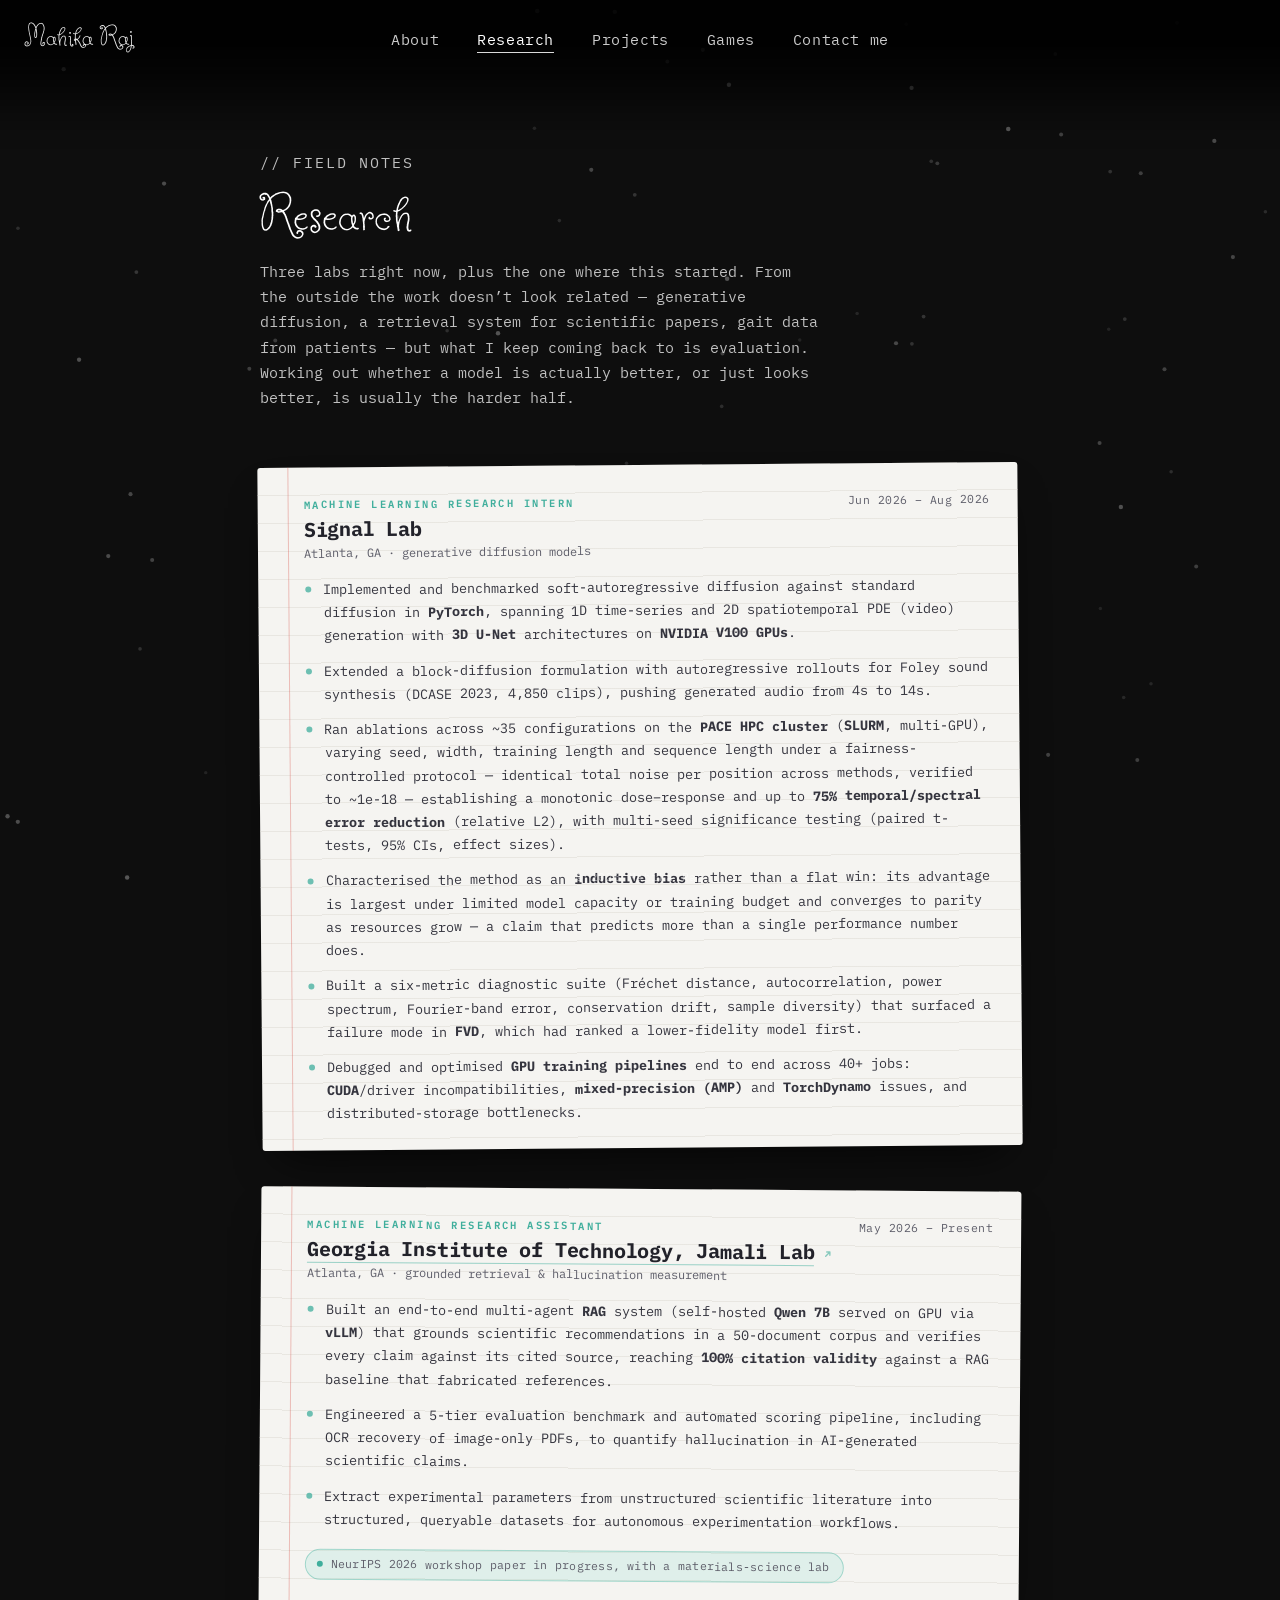
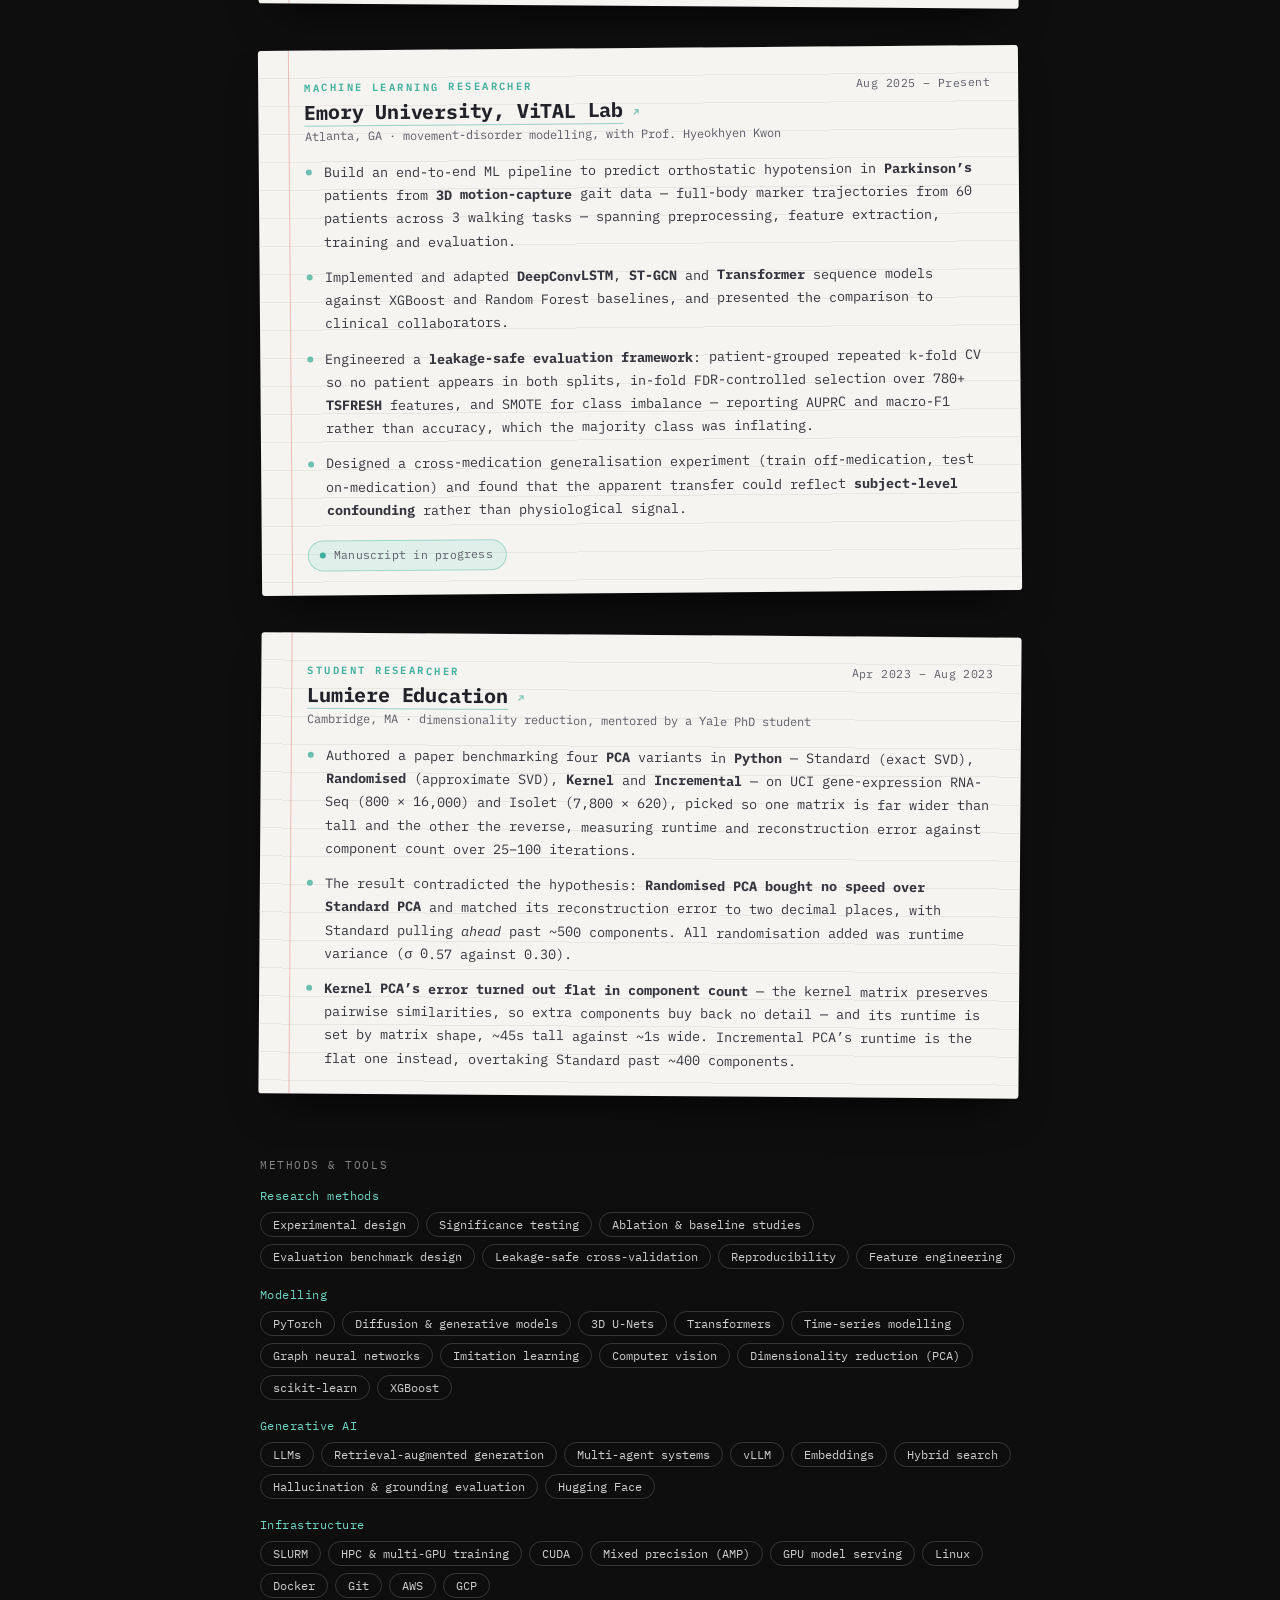
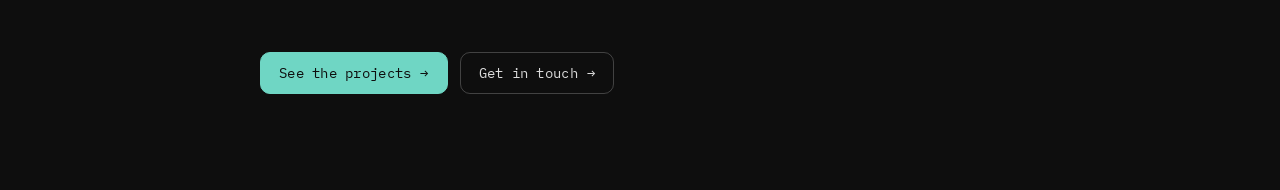
<file: research.html>
<!DOCTYPE html>
<html lang="en">
<head>
  <meta charset="UTF-8" />
  <meta name="viewport" content="width=device-width, initial-scale=1.0" />
  <title>Research | Mahika Raj</title>
  <meta name="description" content="Machine learning research by Mahika Raj: diffusion models for generative audio and PDE video, multi-agent RAG and hallucination benchmarking, movement-disorder modelling from gait motion capture, and PCA-based dimensionality reduction." />
  <link rel="canonical" href="https://mahikaraj.com/research.html" />

  <meta property="og:type" content="website" />
  <meta property="og:site_name" content="Mahika Raj" />
  <meta property="og:title" content="Research | Mahika Raj" />
  <meta property="og:description" content="Diffusion models for generative audio and PDE video, multi-agent RAG and hallucination benchmarking, and movement-disorder modelling from gait motion capture." />
  <meta property="og:url" content="https://mahikaraj.com/research.html" />
  <meta property="og:image" content="https://mahikaraj.com/assets/og-card.png" />
  <meta name="twitter:card" content="summary_large_image" />

  <link rel="icon" href="assets/favicon.svg" type="image/svg+xml" />
  <link rel="alternate icon" href="assets/favicon.ico" />

  <link rel="preconnect" href="https://fonts.googleapis.com" />
  <link rel="preconnect" href="https://fonts.gstatic.com" crossorigin />
  <link href="https://fonts.googleapis.com/css2?family=Butterfly+Kids&family=IBM+Plex+Mono:wght@400;500;600;700&display=swap" rel="stylesheet" />
  <link rel="stylesheet" href="assets/site.css" />

  <style>
    /* Research runs mint/teal, the "lab" end of the site's spectrum. */
    :root {
      --accent:      #6fd6c4;
      --accent-rgb:  111, 214, 196;
      --accent-deep: #3fae9c;

      --card:      #f5f4f1;   /* the same paper stock as the About polaroids */
      --card-ink:  #22222a;
      --card-mut:  #5c5c68;
      --card-rule: #dedbd4;
    }

    html, body { min-height: 100%; background: var(--home-bg); }
    body { font-family: var(--mono); color: var(--home-text); -webkit-font-smoothing: antialiased; }

    .page {
      position: relative; z-index: 5; min-height: 100vh;
      padding: 150px 22px 96px;
      opacity: 0; transform: translateY(16px);
      transition: opacity .8s ease, transform .8s cubic-bezier(.16,1,.3,1);
    }
    .page.in { opacity: 1; transform: none; }
    @media (prefers-reduced-motion: reduce) { .page { transition: none; transform: none; } }

    .head { width: min(760px, 94vw); margin: 0 auto 54px; }
    .eyebrow {
      font-family: var(--mono); font-size: 11px; letter-spacing: .14em;
      text-transform: uppercase; color: var(--accent); margin-bottom: 12px;
    }
    .head h1 {
      font-family: var(--hand); font-weight: 400; color: #fff;
      font-size: clamp(40px, 8vw, 56px); line-height: .95; margin-bottom: 18px;
    }
    .head p {
      font-family: var(--mono); font-size: 14.5px; line-height: 1.75;
      color: rgba(255,255,255,.74); max-width: 62ch;
    }

    /* ===== lab cards: index cards pinned to the board ===== */
    .cards { width: min(760px, 94vw); margin: 0 auto; display: grid; gap: 42px; }

    .card {
      position: relative;
      background: var(--card); color: var(--card-ink);
      border-radius: 3px; padding: 26px 28px 24px 46px;
      box-shadow: 0 22px 44px -18px rgba(0,0,0,.75);
    }
    .card:nth-child(odd)  { transform: rotate(-.45deg); }
    .card:nth-child(even) { transform: rotate(.4deg); }

    /* ruled paper + the red margin line of a real index card */
    .card::before {
      content: ""; position: absolute; inset: 0; border-radius: 3px; pointer-events: none;
      background: repeating-linear-gradient(
        180deg, transparent 0 27px, var(--card-rule) 27px 28px
      );
      opacity: .55;
    }
    .card::after {
      content: ""; position: absolute; left: 30px; top: 0; bottom: 0; width: 1px;
      background: rgba(214,69,60,.32); pointer-events: none;
    }
    .card > * { position: relative; z-index: 1; }

    .c-top {
      display: flex; align-items: baseline; justify-content: space-between;
      flex-wrap: wrap; gap: 8px 18px; margin-bottom: 4px;
    }
    .c-role {
      font-size: 10.5px; letter-spacing: .14em; text-transform: uppercase;
      color: var(--accent-deep); font-weight: 600;
    }
    .c-dates { font-size: 11.5px; letter-spacing: .04em; color: var(--card-mut); }
    .c-org {
      font-size: clamp(17px, 2.4vw, 20px); font-weight: 700; line-height: 1.3;
      letter-spacing: -.01em; margin-bottom: 3px;
    }
    .c-where { font-size: 12px; color: var(--card-mut); margin-bottom: 18px; }

    /* Lab links live inside the cream card, so they inherit the card's ink
       instead of the site's white-on-dark link colour. The underline is a
       border on the <a> itself; the arrow is a sibling, not a child, because a
       border on an inline box would draw straight under the glyph too. */
    .c-org a {
      color: inherit; text-decoration: none;
      border-bottom: 1.5px solid rgba(63,174,156,.5);
      transition: color .18s ease, border-color .18s ease;
    }
    .c-org a:hover, .c-org a:focus-visible { color: var(--accent-deep); border-bottom-color: var(--accent-deep); }
    .c-org .ext {
      width: .48em; height: .48em; margin-left: .42em;
      color: var(--accent-deep); opacity: .6; flex-shrink: 0;
      transition: transform .2s ease, opacity .2s ease;
    }
    .c-org a:hover + .ext, .c-org a:focus-visible + .ext { opacity: 1; transform: translate(2px, -2px); }

    .card ul { list-style: none; display: grid; gap: 12px; }
    .card li {
      position: relative; padding-left: 19px;
      font-size: 13.5px; line-height: 1.72; color: #34343e;
    }
    .card li::before {
      content: ""; position: absolute; left: 1px; top: .62em;
      width: 6px; height: 6px; border-radius: 50%;
      background: var(--accent-deep); opacity: .75;
    }

    /* Status chips carry the honest state of unpublished work. The wording
       here is fixed: "in progress" is a fact, not a placeholder to upgrade. */
    .status {
      display: inline-flex; align-items: center; gap: 8px; margin-top: 18px;
      font-size: 11.5px; line-height: 1.45; letter-spacing: .02em;
      color: var(--card-mut);
      background: rgba(111,214,196,.16); border: 1px solid rgba(63,174,156,.4);
      border-radius: 999px; padding: 6px 13px 6px 11px;
    }
    .status .pip {
      width: 6px; height: 6px; border-radius: 50%; flex-shrink: 0;
      background: var(--accent-deep);
      animation: blip 2.4s ease-in-out infinite;
    }
    @keyframes blip { 0%,100% { opacity: 1; } 50% { opacity: .35; } }
    @media (prefers-reduced-motion: reduce) { .status .pip { animation: none; } }

    /* ===== methods strip ===== */
    .methods { width: min(760px, 94vw); margin: 62px auto 0; }
    .methods h2 {
      font-size: 11px; letter-spacing: .14em; text-transform: uppercase;
      color: rgba(255,255,255,.5); font-weight: 400; margin-bottom: 16px;
    }
    .m-group { margin-bottom: 18px; }
    .m-label { font-size: 11.5px; color: var(--accent); margin-bottom: 9px; letter-spacing: .04em; }
    .tags { display: flex; flex-wrap: wrap; gap: 7px; }
    .tags span {
      font-size: 12px; color: rgba(255,255,255,.8);
      border: 1px solid rgba(255,255,255,.17); border-radius: 999px; padding: 4px 12px;
    }

    .cta { width: min(760px, 94vw); margin: 54px auto 0; display: flex; flex-wrap: wrap; gap: 12px; }
    .btn {
      display: inline-flex; align-items: center; gap: 9px;
      font-family: var(--mono); font-size: 13.5px; letter-spacing: .02em;
      text-decoration: none; border-radius: 10px; padding: 11px 18px;
      transition: background .18s ease, border-color .18s ease, color .18s ease, transform .14s ease;
    }
    .btn.primary {
      color: #0e0e0e; background: var(--accent); border: 1px solid var(--accent);
    }
    .btn.primary:hover { background: #86e2d2; transform: translateY(-1px); }
    .btn.ghost {
      color: rgba(255,255,255,.85); background: transparent;
      border: 1px solid rgba(255,255,255,.22);
    }
    .btn.ghost:hover { color: #fff; border-color: rgba(255,255,255,.45); transform: translateY(-1px); }
    .btn .arrow { transition: transform .2s ease; }
    .btn:hover .arrow { transform: translateX(3px); }

    @media (max-width: 560px) {
      .page { padding: 132px 16px 88px; }
      .card { padding: 22px 20px 20px 34px; transform: none !important; }
      .card::after { left: 22px; }
    }
  </style>
<script defer src="https://cloud.umami.is/script.js" data-website-id="bcd0b75a-8c47-4bd3-948d-0540a5566964"></script></head>

<body>

  <a class="skip-link" href="#main">Skip to content</a>
  <canvas id="stars" aria-hidden="true"></canvas>

  <a class="site-mark" href="index.html" aria-label="Mahika Raj, home"><span class="mk-full">Mahika Raj</span><span class="mk-short">MR</span></a>
  <nav class="site-nav" aria-label="Primary">
    <a href="about.html">About</a>
    <a href="research.html" class="active" aria-current="page">Research</a>
    <a href="projects.html">Projects</a>
    <a href="games.html">Games</a>
    <a href="contact.html">Contact me</a>
  </nav>

  <main class="page" id="main">
    <header class="head">
      <p class="eyebrow">// field notes</p>
      <h1>Research</h1>
      <p>
        Three labs right now, plus the one where this started. From the outside the work
        doesn&rsquo;t look related &mdash; generative diffusion, a retrieval system for scientific
        papers, gait data from patients &mdash; but what I keep coming back to is evaluation.
        Working out whether a model is actually better, or just looks better, is usually the
        harder half.
      </p>
    </header>

    <div class="cards">

      <article class="card">
        <div class="c-top">
          <span class="c-role">Machine Learning Research Intern</span>
          <span class="c-dates">Jun 2026 &ndash; Aug 2026</span>
        </div>
        <h2 class="c-org">Signal Lab</h2>
        <p class="c-where">Atlanta, GA &middot; generative diffusion models</p>
        <ul>
          <li>Implemented and benchmarked soft-autoregressive diffusion against standard diffusion in <strong>PyTorch</strong>, spanning 1D time-series and 2D spatiotemporal PDE (video) generation with <strong>3D U-Net</strong> architectures on <strong>NVIDIA V100 GPUs</strong>.</li>
          <li>Extended a block-diffusion formulation with autoregressive rollouts for Foley sound synthesis (DCASE 2023, 4,850 clips), pushing generated audio from 4s to 14s.</li>
          <li>Ran ablations across ~35 configurations on the <strong>PACE HPC cluster</strong> (<strong>SLURM</strong>, multi-GPU), varying seed, width, training length and sequence length under a fairness-controlled protocol &mdash; identical total noise per position across methods, verified to ~1e-18 &mdash; establishing a monotonic dose&ndash;response and up to <strong>75% temporal/spectral error reduction</strong> (relative L2), with multi-seed significance testing (paired t-tests, 95% CIs, effect sizes).</li>
          <li>Characterised the method as an <strong>inductive bias</strong> rather than a flat win: its advantage is largest under limited model capacity or training budget and converges to parity as resources grow &mdash; a claim that predicts more than a single performance number does.</li>
          <li>Built a six-metric diagnostic suite (Fr&eacute;chet distance, autocorrelation, power spectrum, Fourier-band error, conservation drift, sample diversity) that surfaced a failure mode in <strong>FVD</strong>, which had ranked a lower-fidelity model first.</li>
          <li>Debugged and optimised <strong>GPU training pipelines</strong> end to end across 40+ jobs: <strong>CUDA</strong>/driver incompatibilities, <strong>mixed-precision (AMP)</strong> and <strong>TorchDynamo</strong> issues, and distributed-storage bottlenecks.</li>
        </ul>
      </article>

      <article class="card">
        <div class="c-top">
          <span class="c-role">Machine Learning Research Assistant</span>
          <span class="c-dates">May 2026 &ndash; Present</span>
        </div>
        <h2 class="c-org"><a href="https://vidajamali.github.io/" target="_blank" rel="noopener">Georgia Institute of Technology, Jamali Lab</a><svg class="ext" aria-hidden="true" viewBox="0 0 12 12" fill="none" stroke="currentColor" stroke-width="1.7" stroke-linecap="round" stroke-linejoin="round"><path d="M3.4 8.6 8.6 3.4M4.6 3.4h4v4" /></svg></h2>
        <p class="c-where">Atlanta, GA &middot; grounded retrieval &amp; hallucination measurement</p>
        <ul>
          <li>Built an end-to-end multi-agent <strong>RAG</strong> system (self-hosted <strong>Qwen 7B</strong> served on GPU via <strong>vLLM</strong>) that grounds scientific recommendations in a 50-document corpus and verifies every claim against its cited source, reaching <strong>100% citation validity</strong> against a RAG baseline that fabricated references.</li>
          <li>Engineered a 5-tier evaluation benchmark and automated scoring pipeline, including OCR recovery of image-only PDFs, to quantify hallucination in AI-generated scientific claims.</li>
          <li>Extract experimental parameters from unstructured scientific literature into structured, queryable datasets for autonomous experimentation workflows.</li>
        </ul>
        <p class="status"><span class="pip" aria-hidden="true"></span>NeurIPS 2026 workshop paper in progress, with a materials-science lab</p>
      </article>

      <article class="card">
        <div class="c-top">
          <span class="c-role">Machine Learning Researcher</span>
          <span class="c-dates">Aug 2025 &ndash; Present</span>
        </div>
        <h2 class="c-org"><a href="https://kwonvitallab.github.io/" target="_blank" rel="noopener">Emory University, ViTAL Lab</a><svg class="ext" aria-hidden="true" viewBox="0 0 12 12" fill="none" stroke="currentColor" stroke-width="1.7" stroke-linecap="round" stroke-linejoin="round"><path d="M3.4 8.6 8.6 3.4M4.6 3.4h4v4" /></svg></h2>
        <p class="c-where">Atlanta, GA &middot; movement-disorder modelling, with Prof. Hyeokhyen Kwon</p>
        <ul>
          <li>Build an end-to-end ML pipeline to predict orthostatic hypotension in <strong>Parkinson&rsquo;s</strong> patients from <strong>3D motion-capture</strong> gait data &mdash; full-body marker trajectories from 60 patients across 3 walking tasks &mdash; spanning preprocessing, feature extraction, training and evaluation.</li>
          <li>Implemented and adapted <strong>DeepConvLSTM</strong>, <strong>ST-GCN</strong> and <strong>Transformer</strong> sequence models against XGBoost and Random Forest baselines, and presented the comparison to clinical collaborators.</li>
          <li>Engineered a <strong>leakage-safe evaluation framework</strong>: patient-grouped repeated k-fold CV so no patient appears in both splits, in-fold FDR-controlled selection over 780+ <strong>TSFRESH</strong> features, and SMOTE for class imbalance &mdash; reporting AUPRC and macro-F1 rather than accuracy, which the majority class was inflating.</li>
          <li>Designed a cross-medication generalisation experiment (train off-medication, test on-medication) and found that the apparent transfer could reflect <strong>subject-level confounding</strong> rather than physiological signal.</li>
        </ul>
        <p class="status"><span class="pip" aria-hidden="true"></span>Manuscript in progress</p>
      </article>

      <article class="card">
        <div class="c-top">
          <span class="c-role">Student Researcher</span>
          <span class="c-dates">Apr 2023 &ndash; Aug 2023</span>
        </div>
        <h2 class="c-org"><a href="https://www.lumiere-education.com/" target="_blank" rel="noopener">Lumiere Education</a><svg class="ext" aria-hidden="true" viewBox="0 0 12 12" fill="none" stroke="currentColor" stroke-width="1.7" stroke-linecap="round" stroke-linejoin="round"><path d="M3.4 8.6 8.6 3.4M4.6 3.4h4v4" /></svg></h2>
        <p class="c-where">Cambridge, MA &middot; dimensionality reduction, mentored by a Yale PhD student</p>
        <ul>
          <li>Authored a paper benchmarking four <strong>PCA</strong> variants in <strong>Python</strong> &mdash; Standard (exact SVD), <strong>Randomised</strong> (approximate SVD), <strong>Kernel</strong> and <strong>Incremental</strong> &mdash; on UCI gene-expression RNA-Seq (800 &times; 16,000) and Isolet (7,800 &times; 620), picked so one matrix is far wider than tall and the other the reverse, measuring runtime and reconstruction error against component count over 25&ndash;100 iterations.</li>
          <li>The result contradicted the hypothesis: <strong>Randomised PCA bought no speed over Standard PCA</strong> and matched its reconstruction error to two decimal places, with Standard pulling <em>ahead</em> past ~500 components. All randomisation added was runtime variance (&sigma; 0.57 against 0.30).</li>
          <li><strong>Kernel PCA&rsquo;s error turned out flat in component count</strong> &mdash; the kernel matrix preserves pairwise similarities, so extra components buy back no detail &mdash; and its runtime is set by matrix shape, ~45s tall against ~1s wide. Incremental PCA&rsquo;s runtime is the flat one instead, overtaking Standard past ~400 components.</li>
        </ul>
      </article>

    </div>

    <section class="methods">
      <h2>Methods &amp; tools</h2>

      <div class="m-group">
        <p class="m-label">Research methods</p>
        <div class="tags">
          <span>Experimental design</span><span>Significance testing</span><span>Ablation &amp; baseline studies</span>
          <span>Evaluation benchmark design</span><span>Leakage-safe cross-validation</span>
          <span>Reproducibility</span><span>Feature engineering</span>
        </div>
      </div>

      <div class="m-group">
        <p class="m-label">Modelling</p>
        <div class="tags">
          <span>PyTorch</span><span>Diffusion &amp; generative models</span><span>3D U-Nets</span><span>Transformers</span>
          <span>Time-series modelling</span><span>Graph neural networks</span><span>Imitation learning</span>
          <span>Computer vision</span><span>Dimensionality reduction (PCA)</span><span>scikit-learn</span><span>XGBoost</span>
        </div>
      </div>

      <div class="m-group">
        <p class="m-label">Generative AI</p>
        <div class="tags">
          <span>LLMs</span><span>Retrieval-augmented generation</span><span>Multi-agent systems</span>
          <span>vLLM</span><span>Embeddings</span><span>Hybrid search</span>
          <span>Hallucination &amp; grounding evaluation</span><span>Hugging Face</span>
        </div>
      </div>

      <div class="m-group">
        <p class="m-label">Infrastructure</p>
        <div class="tags">
          <span>SLURM</span><span>HPC &amp; multi-GPU training</span><span>CUDA</span><span>Mixed precision (AMP)</span>
          <span>GPU model serving</span><span>Linux</span><span>Docker</span><span>Git</span>
          <span>AWS</span><span>GCP</span>
        </div>
      </div>
    </section>

    <div class="cta">
      <a class="btn primary" href="projects.html">See the projects <span class="arrow">&rarr;</span></a>
      <a class="btn ghost" href="contact.html">Get in touch <span class="arrow">&rarr;</span></a>
    </div>
  </main>

  <footer class="site-footer">© 2026 Mahika Raj</footer>

  <script src="assets/cursor.js"></script>
  <script src="assets/stars.js"></script>
  <script src="assets/nav.js"></script>
  <script>
    window.addEventListener('load', function () {
      requestAnimationFrame(function () {
        document.querySelector('.page').classList.add('in');
      });
    });
  </script>
</body>
</html>
</file>
<file: assets/site.css>
/* ============================================================================
   mahikaraj.com: shared chrome.

   Everything identical across pages lives here: design tokens, the top nav and
   wordmark, the footer, the constellation canvas, the custom cursor, and focus
   styles. Each page keeps its own bespoke design (the turntable, the macOS
   window, the code-rain intro) in its own <style> block, loaded AFTER this
   file so page rules win wherever they overlap.

   Accent: every page sets its own hue on :root. --accent-rgb is the same
   colour as bare "r,g,b" numbers, because assets/stars.js reads it to tint the
   constellation lines. Set both or the canvas falls back to periwinkle.
   ========================================================================= */

:root {
  --bg:         #ffffff;
  --ink:        #111111;
  --home-bg:    #0e0e0e;
  --home-text:  #ffffff;

  --hand: "Butterfly Kids", cursive;
  --mono: "IBM Plex Mono", ui-monospace, SFMono-Regular, Menlo, Monaco, Consolas, monospace;

  --soft-ease: cubic-bezier(.25, .8, .25, 1);

  /* default accent: periwinkle (the home page hue) */
  --accent:      #b0a8e6;
  --accent-rgb:  176, 168, 230;
  --accent-deep: #8f85d6;

  /* light "window" surfaces, used by the macOS-style panels */
  --mac-bar:  #f1f1f3;
  --mac-line: #e3e3e8;
  --field:    #f6f6f8;
  --field-bd: #e3e3e8;
  --mut:      #6b6b76;
  --faint:    #9a9aa6;
}

* { margin: 0; padding: 0; box-sizing: border-box; }

/* ===== constellation canvas ===== */
/* Fixed so it covers the page through scroll. index.html re-positions this to
   absolute inside its reveal wrapper; that override lives in index.html. */
#stars {
  position: fixed; inset: 0; z-index: 0; pointer-events: none;
  opacity: 0; transition: opacity 1300ms ease;
}
#stars.lit { opacity: 1; }

/* ===== custom pixel cursor ===== */
/* Scoped to .has-custom-cursor, which assets/cursor.js sets only once it has
   actually drawn a cursor. Without that guard a script failure leaves the
   visitor with no pointer at all. */
.has-custom-cursor * { cursor: none !important; }
#sweezyAniCursor {
  position: fixed; left: 0; top: 0; width: 32px; height: 32px;
  pointer-events: none; z-index: 2147483647;
  background-repeat: no-repeat; background-position: 0 0; background-size: 32px 32px;
  transform: translate3d(-100px, -100px, 0); will-change: transform, background-image;
}
@media (pointer: coarse) {
  #sweezyAniCursor { display: none !important; }
}

/* ===== skip link ===== */
.skip-link {
  position: fixed; top: 8px; left: 50%; z-index: 100;
  transform: translate(-50%, -160%);
  font-family: var(--mono); font-size: 12.5px; letter-spacing: .04em;
  color: #111; background: #fff; border-radius: 8px;
  padding: 9px 16px; text-decoration: none;
  transition: transform .25s var(--soft-ease);
}
.skip-link:focus { transform: translate(-50%, 0); }

/* ===== top navigation ===== */
.site-nav {
  position: fixed; top: 0; left: 0; right: 0; z-index: 40;
  display: flex; justify-content: center; flex-wrap: wrap;
  gap: clamp(13px, 3vw, 34px); padding: clamp(16px, 3vw, 26px) 24px;
  opacity: 0; transform: translateY(-130%);
  transition: opacity .55s ease, transform .75s cubic-bezier(.16, 1, .3, 1);
  pointer-events: none;
}
.site-nav.show { opacity: 1; transform: translateY(0); pointer-events: auto; }

.site-nav a {
  font-family: var(--mono); font-size: clamp(12.5px, 1.4vw, 15px); letter-spacing: .04em;
  color: rgba(255, 255, 255, .8); text-decoration: none; position: relative; padding: 4px 2px;
  opacity: 0; transform: translateY(-7px);
  transition: opacity .5s ease, transform .55s cubic-bezier(.16, 1, .3, 1), color .25s ease;
}
.site-nav.show a { opacity: 1; transform: none; }
.site-nav.show a:nth-child(1) { transition-delay: .10s; }
.site-nav.show a:nth-child(2) { transition-delay: .17s; }
.site-nav.show a:nth-child(3) { transition-delay: .24s; }
.site-nav.show a:nth-child(4) { transition-delay: .31s; }
.site-nav.show a:nth-child(5) { transition-delay: .38s; }
.site-nav.show a:nth-child(6) { transition-delay: .45s; }
.site-nav a:hover { color: #fff; }
.site-nav a::after {
  content: ""; position: absolute; left: 2px; right: 2px; bottom: 0; height: 1.5px;
  background: currentColor; transform: scaleX(0); transform-origin: left center;
  transition: transform .3s ease;
}
.site-nav a:hover::after { transform: scaleX(1); }
.site-nav a.active { color: #fff; }
.site-nav a.active::after { transform: scaleX(1); background: rgba(255, 255, 255, .85); }

/* ===== wordmark ===== */
.site-mark {
  position: fixed; top: 0; left: 0; z-index: 41;
  padding: clamp(10px, 2.2vw, 18px) 26px;
  font-family: var(--hand); font-size: clamp(25px, 3.2vw, 30px); font-weight: 400;
  letter-spacing: 0; color: rgba(255, 255, 255, .92); text-decoration: none;
  opacity: 0; transform: translateY(-130%);
  transition: opacity .55s ease, transform .75s cubic-bezier(.16, 1, .3, 1), color .25s ease;
}
.site-mark.show { opacity: 1; transform: translateY(0); }
.site-mark:hover { color: #fff; }
.site-mark .mk-short { display: none; }

@media (max-width: 760px) {
  .site-mark .mk-full { display: none; }
  .site-mark .mk-short { display: inline; }

  /* The mark and the nav share the top row here. Reserve the mark's width on
     the left so the first nav item can never land underneath "MR". */
  .site-nav { padding-left: 74px; }
}

/* ===== footer =====
   Deliberately bare. No scrim, no gradient, no radial pool, no background.
   The copyright simply sits over the page. */
.site-footer {
  position: fixed; left: 0; right: 0; bottom: 16px; text-align: center; z-index: 35;
  font-family: var(--mono); font-size: 11px; letter-spacing: .05em;
  color: rgba(255, 255, 255, .45); pointer-events: none;

  background: transparent !important;
  background-image: none !important;
  box-shadow: none !important;
}

.site-footer::before,
.site-footer::after {
  content: none !important;
  display: none !important;
  background: none !important;
  background-image: none !important;
}

/* ===== chrome scrim =====
   The nav is fixed and fully transparent, so page content used to scroll
   straight through it. This fades the page out behind it.

   There is deliberately NO matching scrim at the bottom.

   It lives on <body>, not inside .site-nav: .site-nav is transformed, which
   makes a stacking context, and anything painted inside it can only sit above
   that context's own content — i.e. nothing.

   The stop list is a smoothstep curve (3t^2 - 2t^3), not evenly spaced. A plain
   two-stop gradient has a constant slope that stops dead at the end, and the eye
   reads that discontinuity as a faint horizontal line. Smoothstep is flat at both
   ends, so the scrim has no edge anywhere — it just stops existing.

   The stops are percentages, so shrinking the box compresses the curve rather
   than clipping its tail; 150px is the floor that still holds ~.87 alpha at the
   nav's baseline (~48px), which is what keeps the links crisp.

   Colour is true black.

   z-index 30 keeps it above .page (5) and below the footer (35) and nav (40). */
body::before {
  content: "";
  position: fixed;
  left: 0;
  right: 0;
  top: 0;
  height: 150px;
  z-index: 30;
  pointer-events: none;

  background: linear-gradient(to bottom,
    rgba(0, 0, 0, .90)   0%,
    rgba(0, 0, 0, .90)  22%,
    rgba(0, 0, 0, .874) 30%,
    rgba(0, 0, 0, .802) 38%,
    rgba(0, 0, 0, .697) 46%,
    rgba(0, 0, 0, .570) 54%,
    rgba(0, 0, 0, .433) 62%,
    rgba(0, 0, 0, .297) 70%,
    rgba(0, 0, 0, .175) 78%,
    rgba(0, 0, 0, .077) 86%,
    rgba(0, 0, 0, .015) 94%,
    rgba(0, 0, 0, 0)   100%);
}

/* On the home page the black scrim stays completely hidden during the intro.

   index.html adds .lit to #stars at the moment the code screen clears and the
   constellations arrive. The scrim keys directly off that state, so the black
   gradient arrives with the constellations rather than appearing beforehand.

   #stars does NOT need to be nested inside .reveal-wrap for this selector. */
body:has(.reveal-wrap)::before {
  opacity: 0;
  transition: opacity 1.1s ease;
}

body:has(.reveal-wrap):has(#stars.lit)::before {
  opacity: 1;
}

/* ===== focus ===== */
a:focus-visible,
button:focus-visible,
input:focus-visible,
textarea:focus-visible,
[tabindex]:focus-visible {
  outline: 2px solid var(--accent);
  outline-offset: 3px;
  border-radius: 4px;
}

@media (prefers-reduced-motion: reduce) {
  .site-nav,
  .site-nav a,
  .site-mark {
    transition: none;
    transform: none;
  }

  #stars { transition: none; }

  /* The home intro is skipped entirely under reduced motion, so #stars never
     gets .lit there. Hand the top scrim over rather than leaving it at 0. */
  body:has(.reveal-wrap)::before {
    opacity: 1;
    transition: none;
  }

  /* Only the transition goes. The skip link's transform is what keeps it
     off-screen until focused, so blanking it here would pin it over the nav. */
  .skip-link { transition: none; }
}

/* The nav and wordmark animate in from JS (assets/nav.js). Without scripting
   they would sit at opacity 0 forever, so hand them straight to the visitor. */
@media (scripting: none) {
  .site-nav {
    opacity: 1;
    transform: none;
    pointer-events: auto;
  }

  .site-mark {
    opacity: 1;
    transform: none;
  }

  .site-nav a {
    opacity: 1;
    transform: none;
  }

  #stars { opacity: 1; }
}
</file>
